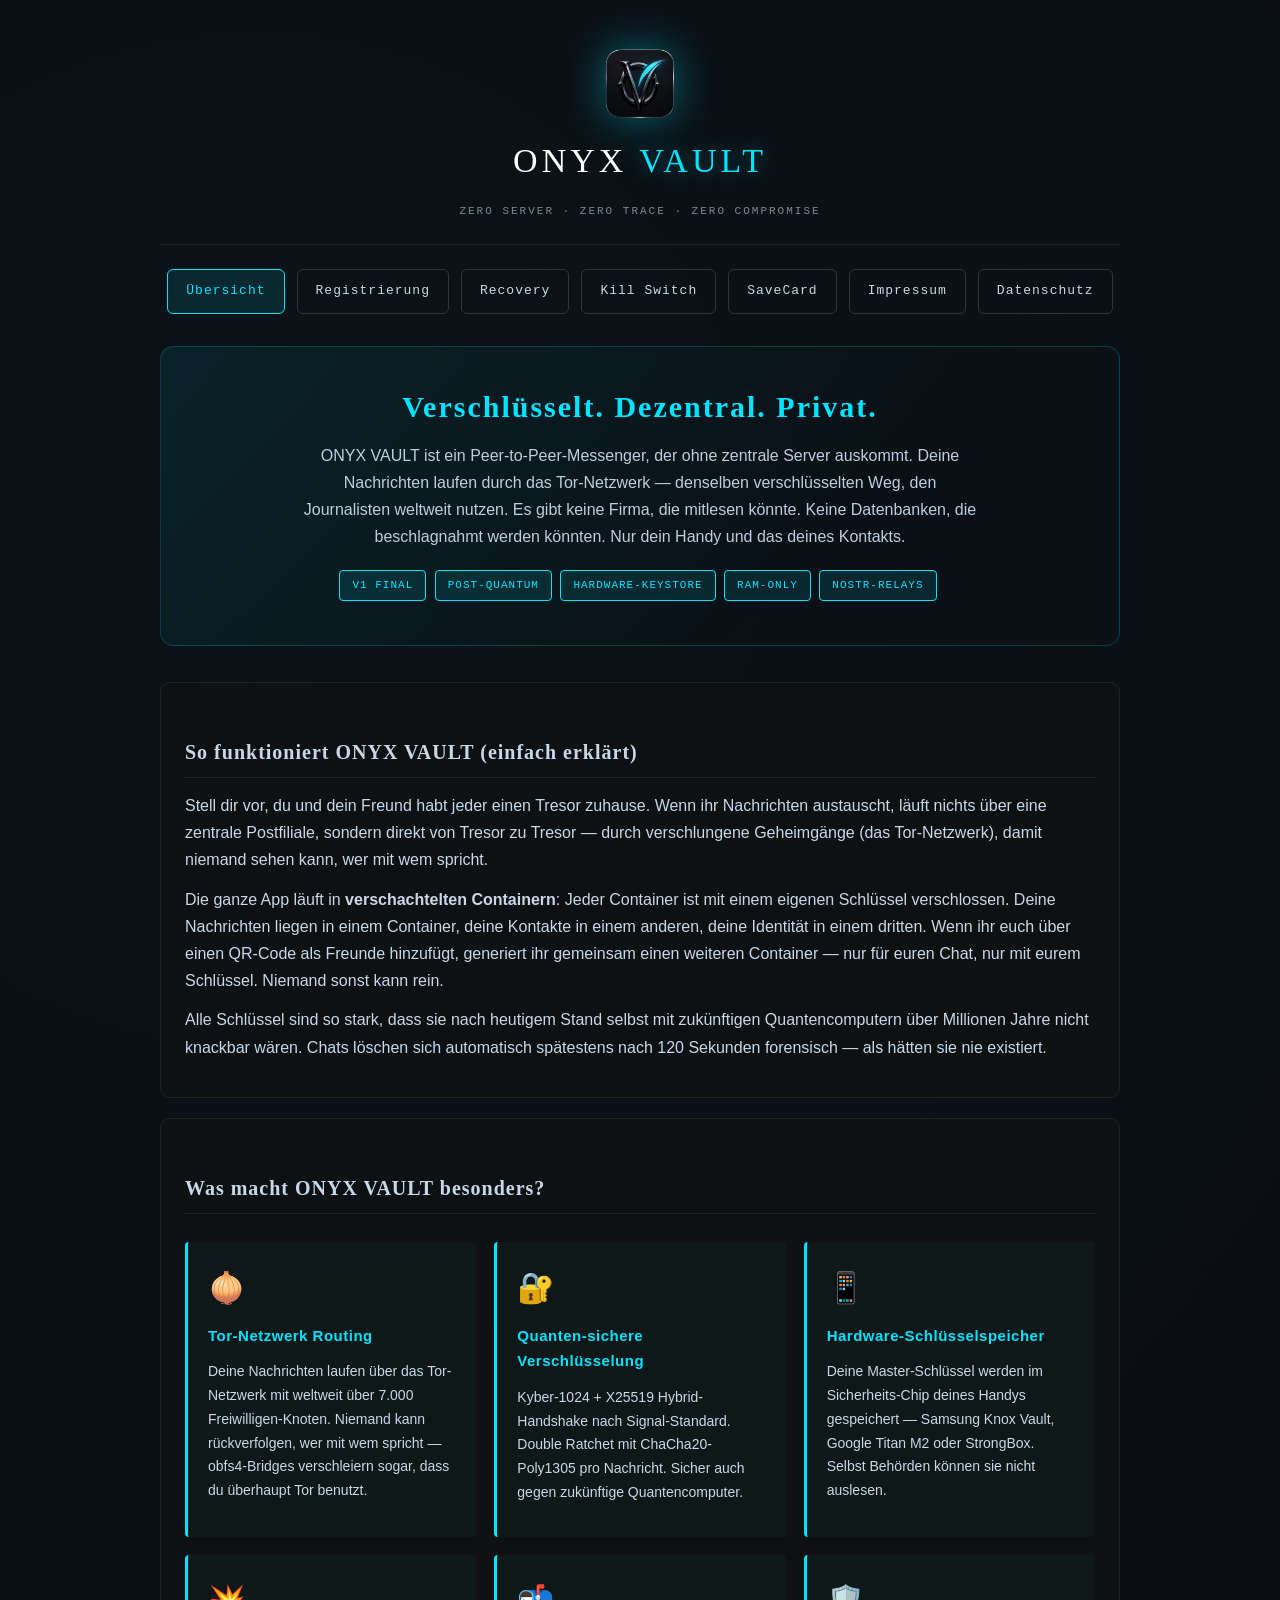
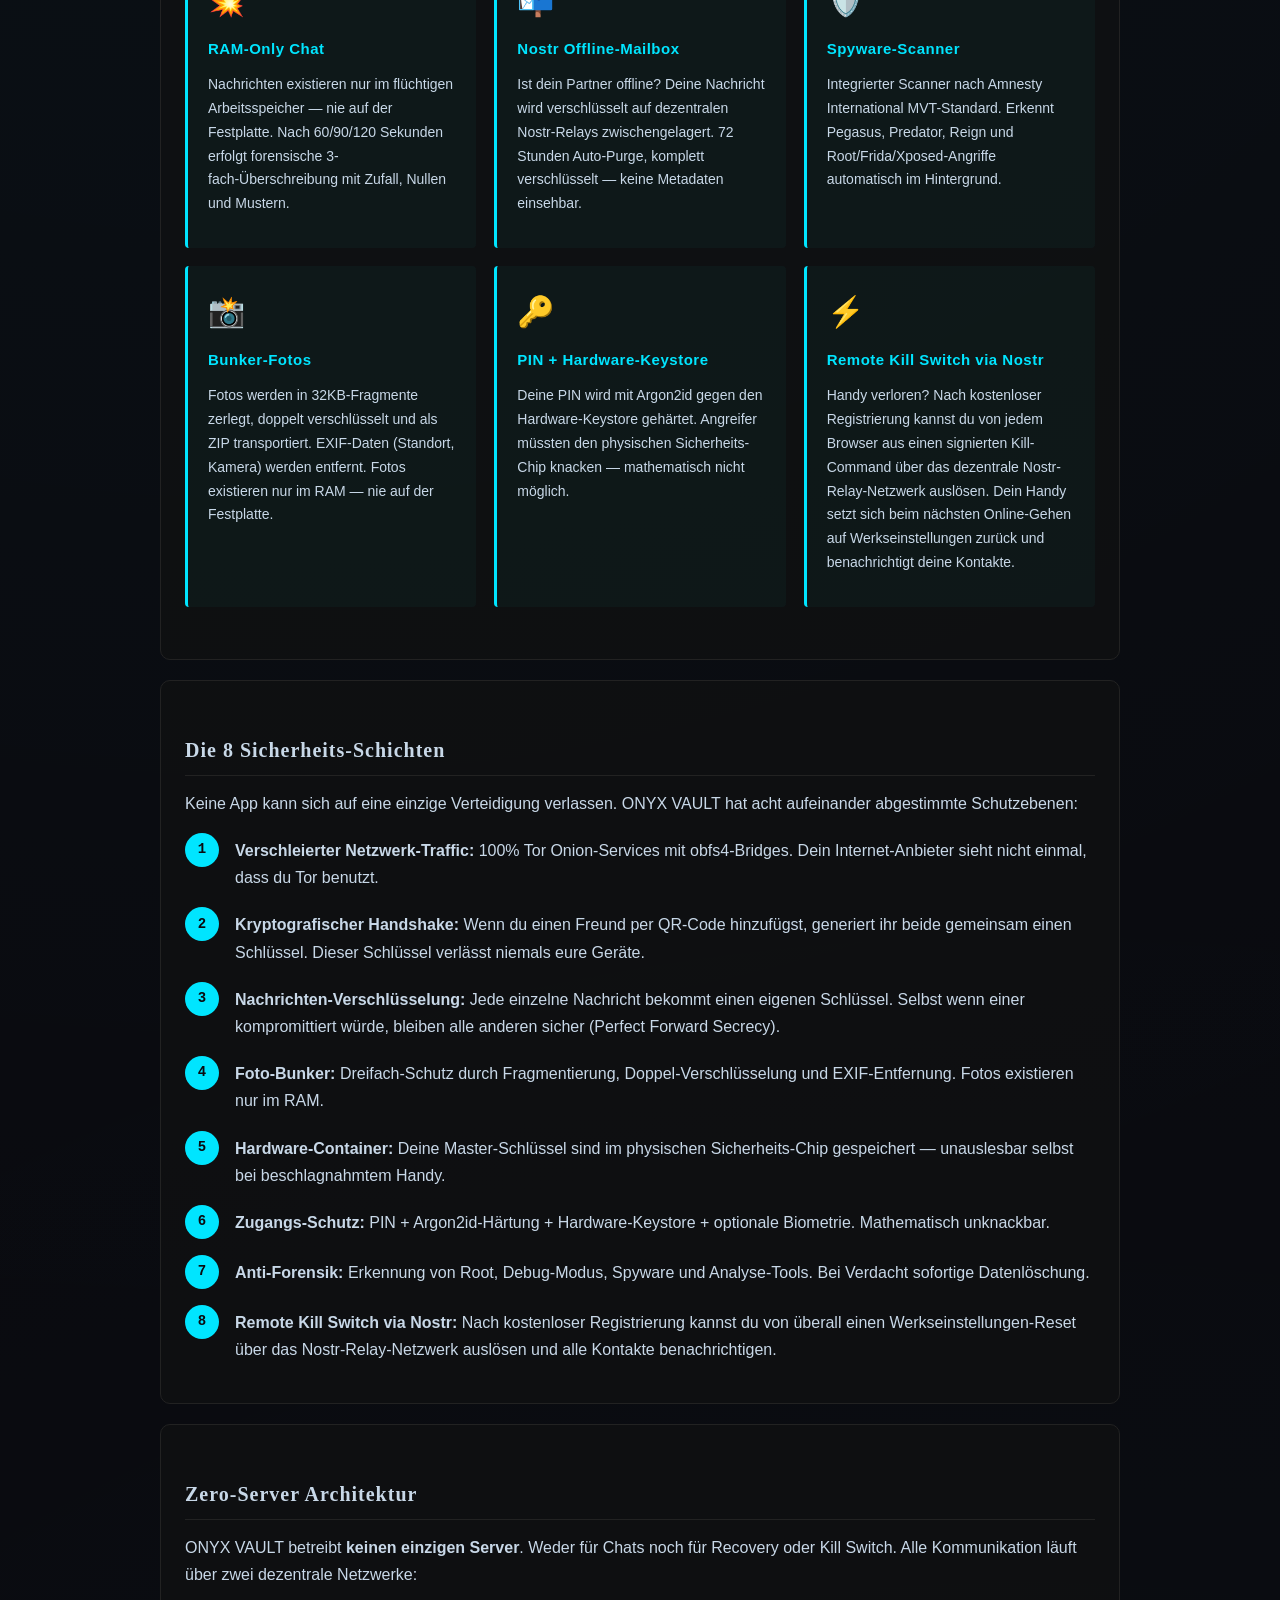
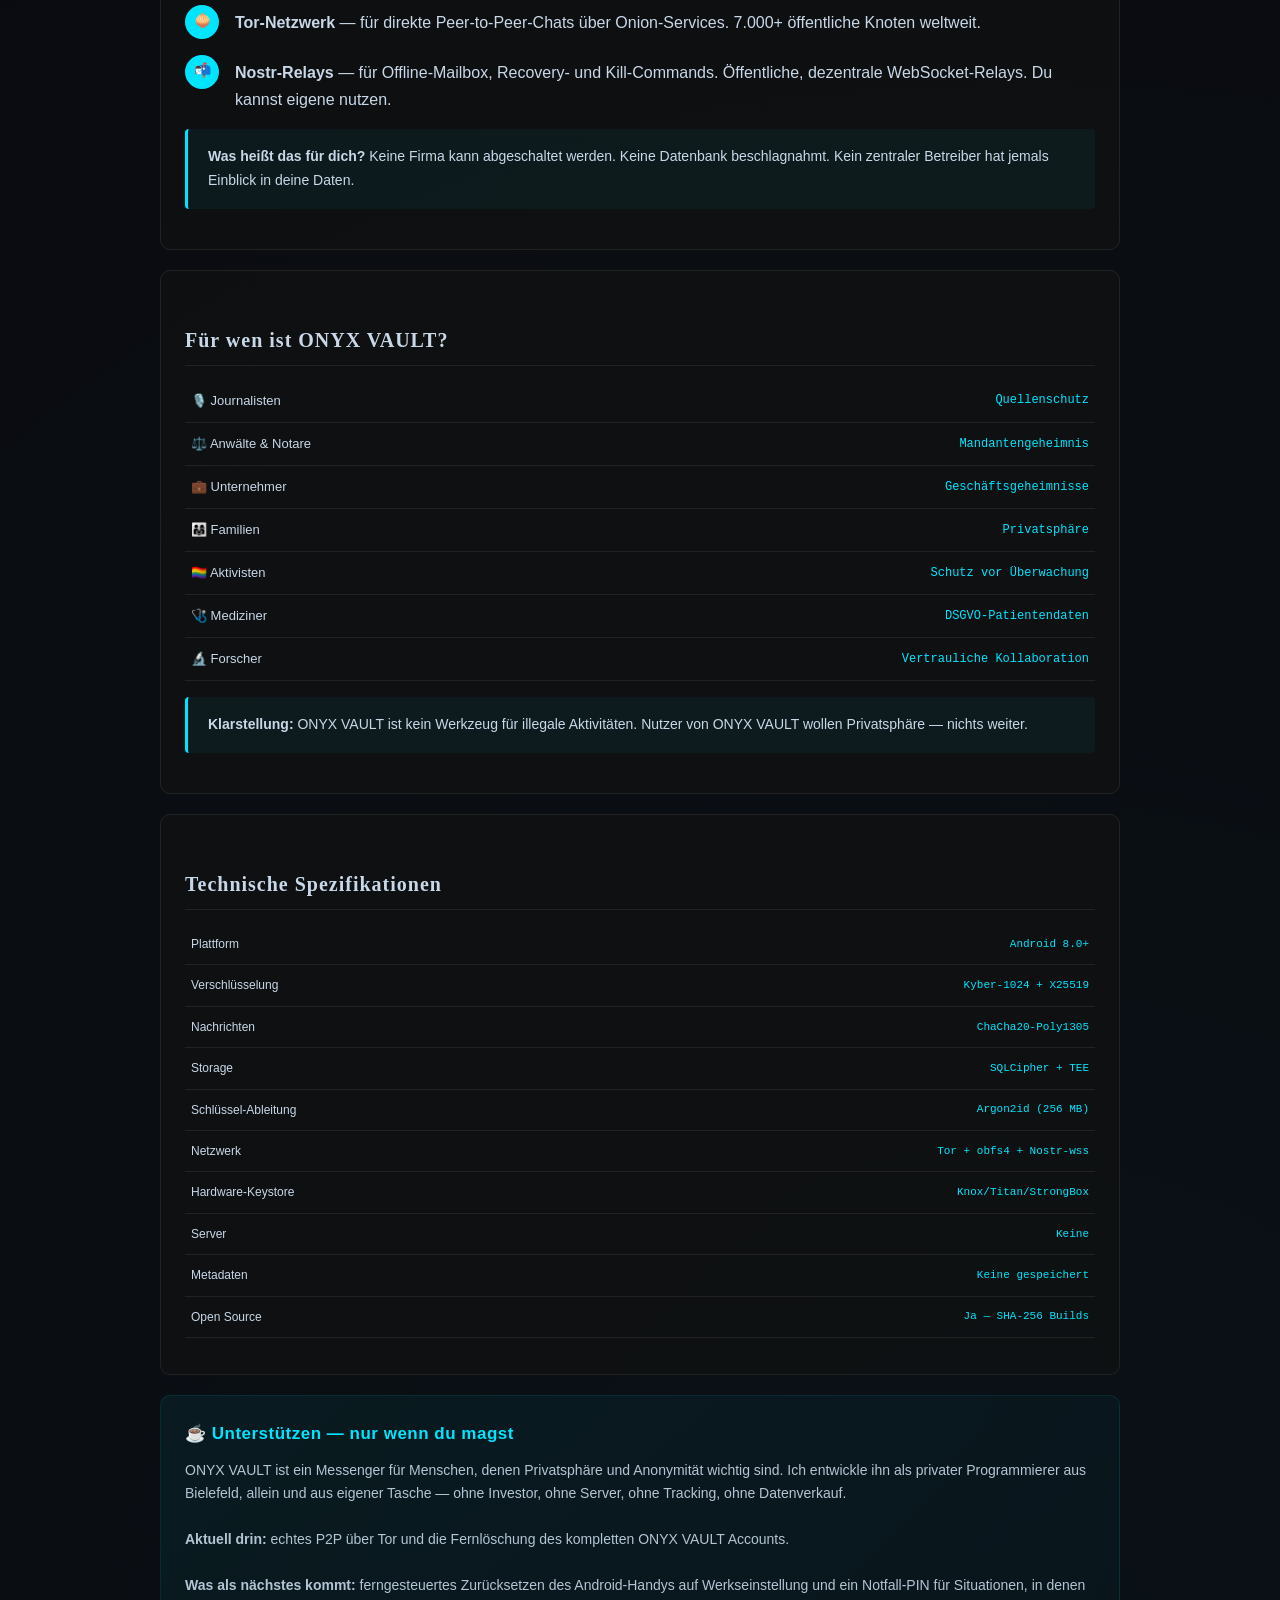
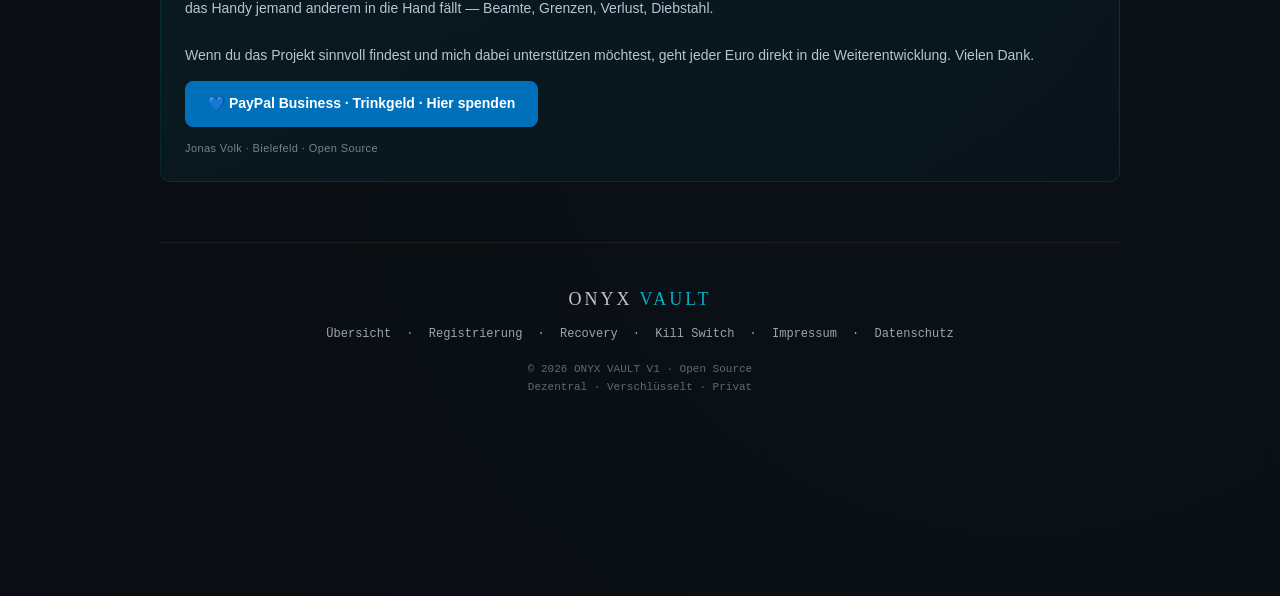
<file: index.html>
<!DOCTYPE html>
<html lang="de">
<head>
<meta charset="UTF-8">
<meta name="viewport" content="width=device-width,initial-scale=1">
<meta name="referrer" content="no-referrer">
<title>ONYX VAULT — Dezentraler Tor-Messenger</title>
<link rel="stylesheet" href="style.css">
</head>
<body>
<div class="container">
  <header>
    <img src="logo.png" alt="ONYX VAULT" class="logo-img">
    <div class="logo"><span class="onyx">ONYX</span> <span class="vault">VAULT</span></div>
    <div class="tagline">ZERO SERVER · ZERO TRACE · ZERO COMPROMISE</div>
  </header>

  <nav>
    <a href="index.html" class="active">Übersicht</a>
    <a href="register.html">Registrierung</a>
    <a href="recovery.html">Recovery</a>
    <a href="killswitch.html">Kill Switch</a>
    <a href="savecard.html">SaveCard</a>
    <a href="impressum.html">Impressum</a>
    <a href="datenschutz.html">Datenschutz</a>
  </nav>

  <div class="hero">
    <h1>Verschlüsselt. Dezentral. Privat.</h1>
    <p>ONYX VAULT ist ein Peer-to-Peer-Messenger, der ohne zentrale Server auskommt. Deine Nachrichten laufen durch das Tor-Netzwerk — denselben verschlüsselten Weg, den Journalisten weltweit nutzen. Es gibt keine Firma, die mitlesen könnte. Keine Datenbanken, die beschlagnahmt werden könnten. Nur dein Handy und das deines Kontakts.</p>
    <span class="badge">V1 FINAL</span>
    <span class="badge">POST-QUANTUM</span>
    <span class="badge">HARDWARE-KEYSTORE</span>
    <span class="badge">RAM-ONLY</span>
    <span class="badge">NOSTR-RELAYS</span>
  </div>

  <div class="card">
    <h2>So funktioniert ONYX VAULT (einfach erklärt)</h2>
    <p>Stell dir vor, du und dein Freund habt jeder einen Tresor zuhause. Wenn ihr Nachrichten austauscht, läuft nichts über eine zentrale Postfiliale, sondern direkt von Tresor zu Tresor — durch verschlungene Geheimgänge (das Tor-Netzwerk), damit niemand sehen kann, wer mit wem spricht.</p>
    <p>Die ganze App läuft in <strong>verschachtelten Containern</strong>: Jeder Container ist mit einem eigenen Schlüssel verschlossen. Deine Nachrichten liegen in einem Container, deine Kontakte in einem anderen, deine Identität in einem dritten. Wenn ihr euch über einen QR-Code als Freunde hinzufügt, generiert ihr gemeinsam einen weiteren Container — nur für euren Chat, nur mit eurem Schlüssel. Niemand sonst kann rein.</p>
    <p>Alle Schlüssel sind so stark, dass sie nach heutigem Stand selbst mit zukünftigen Quantencomputern über Millionen Jahre nicht knackbar wären. Chats löschen sich automatisch spätestens nach 120 Sekunden forensisch — als hätten sie nie existiert.</p>
  </div>

  <div class="card">
    <h2>Was macht ONYX VAULT besonders?</h2>
    <div class="features">
      <div class="feature">
        <span class="feature-icon">🧅</span>
        <h3>Tor-Netzwerk Routing</h3>
        <p>Deine Nachrichten laufen über das Tor-Netzwerk mit weltweit über 7.000 Freiwilligen-Knoten. Niemand kann rückverfolgen, wer mit wem spricht — obfs4-Bridges verschleiern sogar, dass du überhaupt Tor benutzt.</p>
      </div>
      <div class="feature">
        <span class="feature-icon">🔐</span>
        <h3>Quanten-sichere Verschlüsselung</h3>
        <p>Kyber-1024 + X25519 Hybrid-Handshake nach Signal-Standard. Double Ratchet mit ChaCha20-Poly1305 pro Nachricht. Sicher auch gegen zukünftige Quantencomputer.</p>
      </div>
      <div class="feature">
        <span class="feature-icon">📱</span>
        <h3>Hardware-Schlüsselspeicher</h3>
        <p>Deine Master-Schlüssel werden im Sicherheits-Chip deines Handys gespeichert — Samsung Knox Vault, Google Titan M2 oder StrongBox. Selbst Behörden können sie nicht auslesen.</p>
      </div>
      <div class="feature">
        <span class="feature-icon">💥</span>
        <h3>RAM-Only Chat</h3>
        <p>Nachrichten existieren nur im flüchtigen Arbeitsspeicher — nie auf der Festplatte. Nach 60/90/120 Sekunden erfolgt forensische 3-fach-Überschreibung mit Zufall, Nullen und Mustern.</p>
      </div>
      <div class="feature">
        <span class="feature-icon">📬</span>
        <h3>Nostr Offline-Mailbox</h3>
        <p>Ist dein Partner offline? Deine Nachricht wird verschlüsselt auf dezentralen Nostr-Relays zwischengelagert. 72 Stunden Auto-Purge, komplett verschlüsselt — keine Metadaten einsehbar.</p>
      </div>
      <div class="feature">
        <span class="feature-icon">🛡️</span>
        <h3>Spyware-Scanner</h3>
        <p>Integrierter Scanner nach Amnesty International MVT-Standard. Erkennt Pegasus, Predator, Reign und Root/Frida/Xposed-Angriffe automatisch im Hintergrund.</p>
      </div>
      <div class="feature">
        <span class="feature-icon">📸</span>
        <h3>Bunker-Fotos</h3>
        <p>Fotos werden in 32KB-Fragmente zerlegt, doppelt verschlüsselt und als ZIP transportiert. EXIF-Daten (Standort, Kamera) werden entfernt. Fotos existieren nur im RAM — nie auf der Festplatte.</p>
      </div>
      <div class="feature">
        <span class="feature-icon">🔑</span>
        <h3>PIN + Hardware-Keystore</h3>
        <p>Deine PIN wird mit Argon2id gegen den Hardware-Keystore gehärtet. Angreifer müssten den physischen Sicherheits-Chip knacken — mathematisch nicht möglich.</p>
      </div>
      <div class="feature">
        <span class="feature-icon">⚡</span>
        <h3>Remote Kill Switch via Nostr</h3>
        <p>Handy verloren? Nach kostenloser Registrierung kannst du von jedem Browser aus einen signierten Kill-Command über das dezentrale Nostr-Relay-Netzwerk auslösen. Dein Handy setzt sich beim nächsten Online-Gehen auf Werkseinstellungen zurück und benachrichtigt deine Kontakte.</p>
      </div>
    </div>
  </div>

  <div class="card">
    <h2>Die 8 Sicherheits-Schichten</h2>
    <p>Keine App kann sich auf eine einzige Verteidigung verlassen. ONYX VAULT hat acht aufeinander abgestimmte Schutzebenen:</p>
    <div class="step"><div class="step-num">1</div><div class="step-text"><strong>Verschleierter Netzwerk-Traffic:</strong> 100% Tor Onion-Services mit obfs4-Bridges. Dein Internet-Anbieter sieht nicht einmal, dass du Tor benutzt.</div></div>
    <div class="step"><div class="step-num">2</div><div class="step-text"><strong>Kryptografischer Handshake:</strong> Wenn du einen Freund per QR-Code hinzufügst, generiert ihr beide gemeinsam einen Schlüssel. Dieser Schlüssel verlässt niemals eure Geräte.</div></div>
    <div class="step"><div class="step-num">3</div><div class="step-text"><strong>Nachrichten-Verschlüsselung:</strong> Jede einzelne Nachricht bekommt einen eigenen Schlüssel. Selbst wenn einer kompromittiert würde, bleiben alle anderen sicher (Perfect Forward Secrecy).</div></div>
    <div class="step"><div class="step-num">4</div><div class="step-text"><strong>Foto-Bunker:</strong> Dreifach-Schutz durch Fragmentierung, Doppel-Verschlüsselung und EXIF-Entfernung. Fotos existieren nur im RAM.</div></div>
    <div class="step"><div class="step-num">5</div><div class="step-text"><strong>Hardware-Container:</strong> Deine Master-Schlüssel sind im physischen Sicherheits-Chip gespeichert — unauslesbar selbst bei beschlagnahmtem Handy.</div></div>
    <div class="step"><div class="step-num">6</div><div class="step-text"><strong>Zugangs-Schutz:</strong> PIN + Argon2id-Härtung + Hardware-Keystore + optionale Biometrie. Mathematisch unknackbar.</div></div>
    <div class="step"><div class="step-num">7</div><div class="step-text"><strong>Anti-Forensik:</strong> Erkennung von Root, Debug-Modus, Spyware und Analyse-Tools. Bei Verdacht sofortige Datenlöschung.</div></div>
    <div class="step"><div class="step-num">8</div><div class="step-text"><strong>Remote Kill Switch via Nostr:</strong> Nach kostenloser Registrierung kannst du von überall einen Werkseinstellungen-Reset über das Nostr-Relay-Netzwerk auslösen und alle Kontakte benachrichtigen.</div></div>
  </div>

  <div class="card">
    <h2>Zero-Server Architektur</h2>
    <p>ONYX VAULT betreibt <strong>keinen einzigen Server</strong>. Weder für Chats noch für Recovery oder Kill Switch. Alle Kommunikation läuft über zwei dezentrale Netzwerke:</p>
    <div class="step"><div class="step-num">🧅</div><div class="step-text"><strong>Tor-Netzwerk</strong> — für direkte Peer-to-Peer-Chats über Onion-Services. 7.000+ öffentliche Knoten weltweit.</div></div>
    <div class="step"><div class="step-num">📬</div><div class="step-text"><strong>Nostr-Relays</strong> — für Offline-Mailbox, Recovery- und Kill-Commands. Öffentliche, dezentrale WebSocket-Relays. Du kannst eigene nutzen.</div></div>
    <div class="info"><strong>Was heißt das für dich?</strong> Keine Firma kann abgeschaltet werden. Keine Datenbank beschlagnahmt. Kein zentraler Betreiber hat jemals Einblick in deine Daten.</div>
  </div>

  <div class="card">
    <h2>Für wen ist ONYX VAULT?</h2>
    <table>
      <tr><td>🎙️ Journalisten</td><td>Quellenschutz</td></tr>
      <tr><td>⚖️ Anwälte & Notare</td><td>Mandantengeheimnis</td></tr>
      <tr><td>💼 Unternehmer</td><td>Geschäftsgeheimnisse</td></tr>
      <tr><td>👨‍👩‍👧 Familien</td><td>Privatsphäre</td></tr>
      <tr><td>🏳️‍🌈 Aktivisten</td><td>Schutz vor Überwachung</td></tr>
      <tr><td>🩺 Mediziner</td><td>DSGVO-Patientendaten</td></tr>
      <tr><td>🔬 Forscher</td><td>Vertrauliche Kollaboration</td></tr>
    </table>
    <div class="info"><strong>Klarstellung:</strong> ONYX VAULT ist kein Werkzeug für illegale Aktivitäten. Nutzer von ONYX VAULT wollen Privatsphäre — nichts weiter.</div>
  </div>

  <div class="card">
    <h2>Technische Spezifikationen</h2>
    <table class="spec-table">
      <tr><td>Plattform</td><td>Android 8.0+</td></tr>
      <tr><td>Verschlüsselung</td><td>Kyber-1024 + X25519</td></tr>
      <tr><td>Nachrichten</td><td>ChaCha20-Poly1305</td></tr>
      <tr><td>Storage</td><td>SQLCipher + TEE</td></tr>
      <tr><td>Schlüssel-Ableitung</td><td>Argon2id (256 MB)</td></tr>
      <tr><td>Netzwerk</td><td>Tor + obfs4 + Nostr-wss</td></tr>
      <tr><td>Hardware-Keystore</td><td>Knox/Titan/StrongBox</td></tr>
      <tr><td>Server</td><td>Keine</td></tr>
      <tr><td>Metadaten</td><td>Keine gespeichert</td></tr>
      <tr><td>Open Source</td><td>Ja — SHA-256 Builds</td></tr>
    </table>
  </div>

    <div class="card donation-card">
    <h3 class="donation-title">☕ Unterstützen — nur wenn du magst</h3>
    <p class="donation-text">
      ONYX VAULT ist ein Messenger für Menschen, denen Privatsphäre und Anonymität wichtig sind. Ich entwickle ihn als privater Programmierer aus Bielefeld, allein und aus eigener Tasche — ohne Investor, ohne Server, ohne Tracking, ohne Datenverkauf.<br><br>
<strong>Aktuell drin:</strong> echtes P2P über Tor und die Fernlöschung des kompletten ONYX VAULT Accounts.<br><br>
<strong>Was als nächstes kommt:</strong> ferngesteuertes Zurücksetzen des Android-Handys auf Werkseinstellung und ein Notfall-PIN für Situationen, in denen das Handy jemand anderem in die Hand fällt — Beamte, Grenzen, Verlust, Diebstahl.<br><br>
Wenn du das Projekt sinnvoll findest und mich dabei unterstützen möchtest, geht jeder Euro direkt in die Weiterentwicklung. Vielen Dank.
    </p>
    <a href="https://www.paypal.com/donate?business=jonassimonvolk@gmail.com&no_recurring=0&item_name=ONYX+VAULT+Entwicklung&currency_code=EUR" target="_blank" rel="noopener" class="donation-btn">💙 PayPal Business · Trinkgeld · Hier spenden</a>
    <p class="donation-meta">Jonas Volk · Bielefeld · Open Source</p>
  </div>

  <footer>
    <div class="foot-logo"><span class="onyx">ONYX</span> <span class="vault">VAULT</span></div>
    <div>
      <a href="index.html" class="foot-link">Übersicht</a> ·
      <a href="register.html" class="foot-link">Registrierung</a> ·
      <a href="recovery.html" class="foot-link">Recovery</a> ·
      <a href="killswitch.html" class="foot-link">Kill Switch</a> ·
      <a href="impressum.html" class="foot-link">Impressum</a> ·
      <a href="datenschutz.html" class="foot-link">Datenschutz</a>
    </div>
    <div class="copyright">
      © 2026 ONYX VAULT V1 · Open Source<br>
      Dezentral · Verschlüsselt · Privat
    </div>
  </footer>
</div>
</body>
</html>
</file>
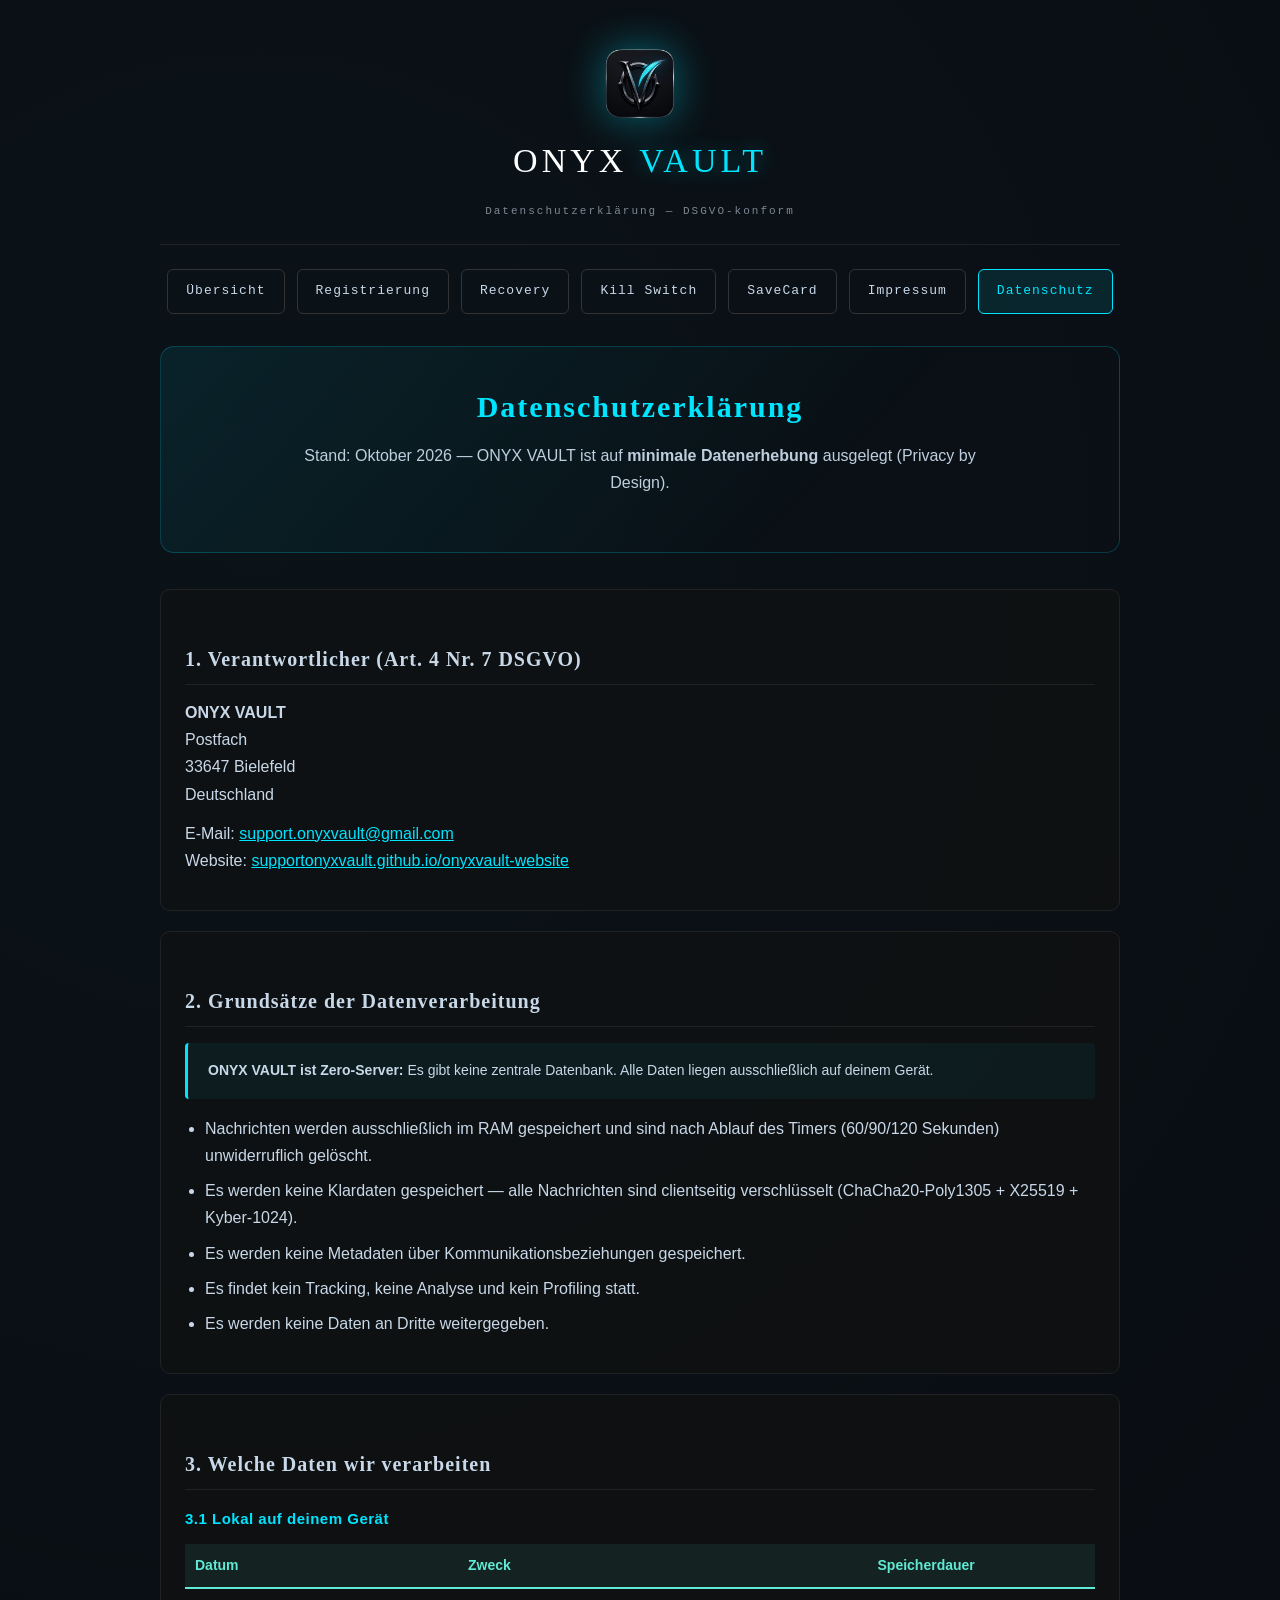
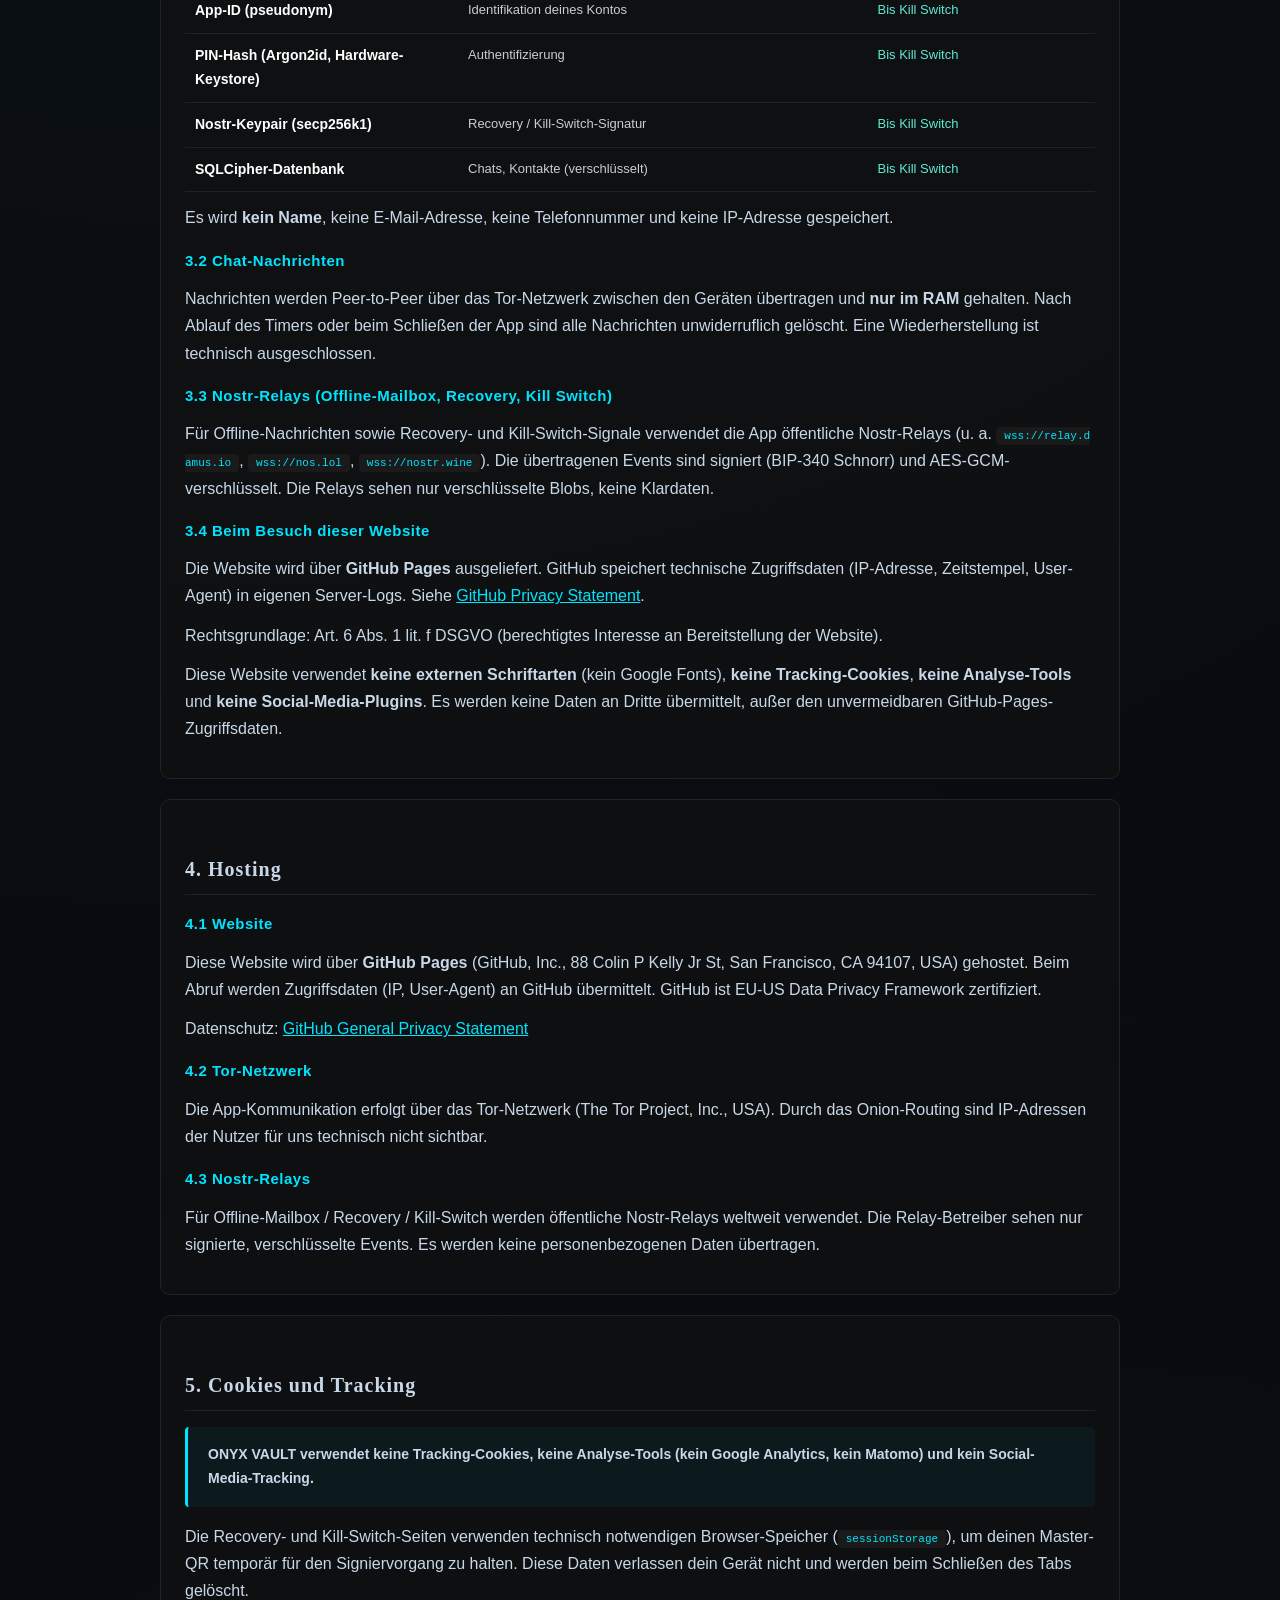
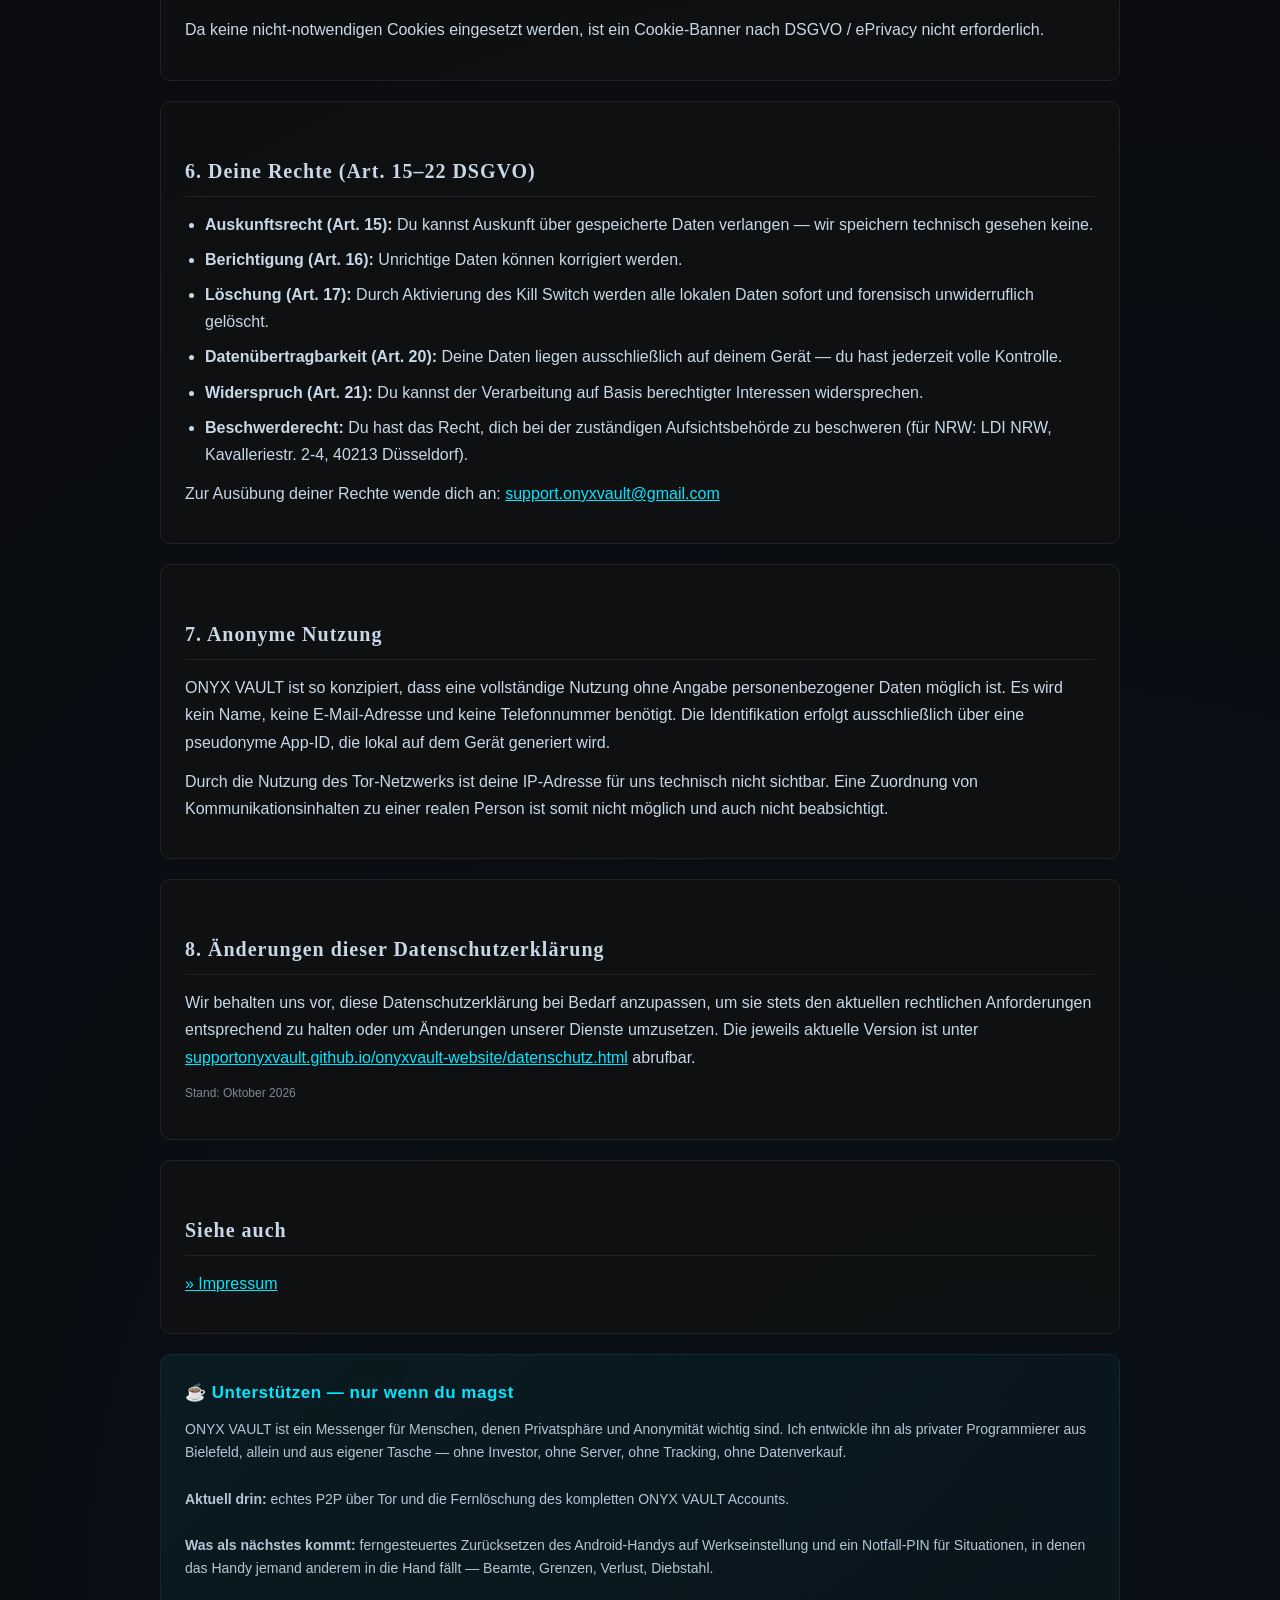
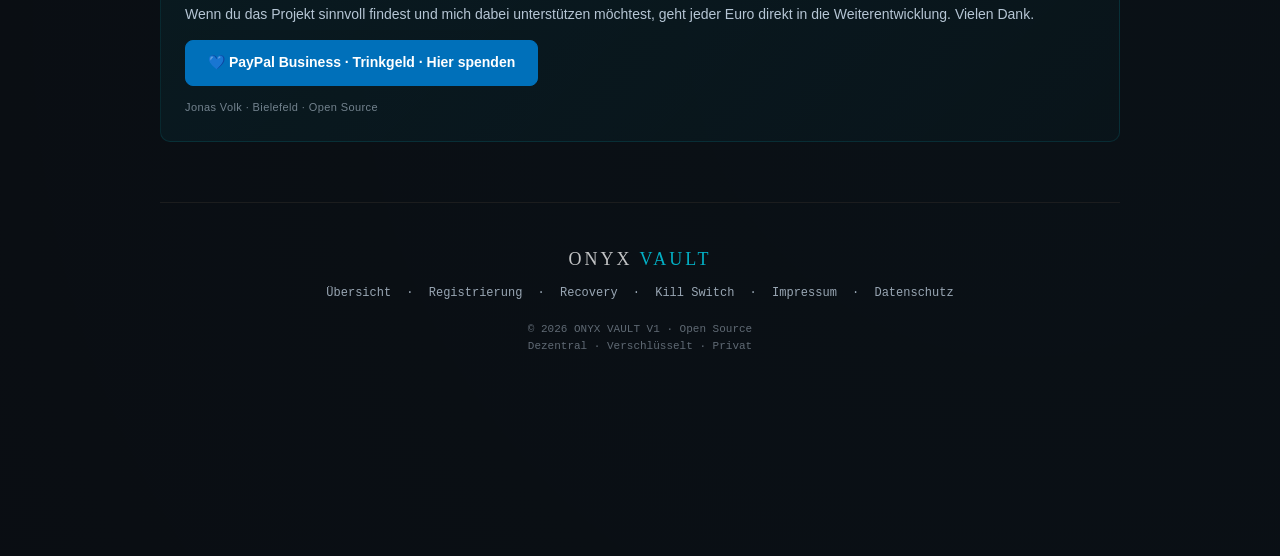
<file: datenschutz.html>
<!DOCTYPE html>
<html lang="de">
<head>
<meta charset="UTF-8">
<meta name="viewport" content="width=device-width,initial-scale=1">
<meta name="referrer" content="no-referrer">
<title>Datenschutz — ONYX VAULT</title>
<link rel="stylesheet" href="style.css">
</head>
<body>
<div class="container">
  <header>
    <img src="logo.png" alt="ONYX VAULT" class="logo-img">
    <div class="logo"><span class="onyx">ONYX</span> <span class="vault">VAULT</span></div>
    <div class="tagline">Datenschutzerklärung — DSGVO-konform</div>
  </header>

  <nav>
    <a href="index.html">Übersicht</a>
    <a href="register.html">Registrierung</a>
    <a href="recovery.html">Recovery</a>
    <a href="killswitch.html">Kill Switch</a>
    <a href="savecard.html">SaveCard</a>
    <a href="impressum.html">Impressum</a>
    <a href="datenschutz.html" class="active">Datenschutz</a>
  </nav>

  <div class="hero">
    <h1>Datenschutzerklärung</h1>
    <p>Stand: Oktober 2026 — ONYX VAULT ist auf <strong>minimale Datenerhebung</strong> ausgelegt (Privacy by Design).</p>
  </div>

  <div class="card">
    <h2>1. Verantwortlicher (Art. 4 Nr. 7 DSGVO)</h2>
    <p><strong>ONYX VAULT</strong><br>
    Postfach<br>
    33647 Bielefeld<br>
    Deutschland</p>
    <p>E-Mail: <a href="mailto:support.onyxvault@gmail.com" style="color:var(--teal)">support.onyxvault@gmail.com</a><br>
    Website: <a href="https://supportonyxvault.github.io/onyxvault-website/" style="color:var(--teal)">supportonyxvault.github.io/onyxvault-website</a></p>
  </div>

  <div class="card">
    <h2>2. Grundsätze der Datenverarbeitung</h2>
    <div class="info"><strong>ONYX VAULT ist Zero-Server:</strong> Es gibt keine zentrale Datenbank. Alle Daten liegen ausschließlich auf deinem Gerät.</div>
    <ul>
      <li>Nachrichten werden ausschließlich im RAM gespeichert und sind nach Ablauf des Timers (60/90/120 Sekunden) unwiderruflich gelöscht.</li>
      <li>Es werden keine Klardaten gespeichert — alle Nachrichten sind clientseitig verschlüsselt (ChaCha20-Poly1305 + X25519 + Kyber-1024).</li>
      <li>Es werden keine Metadaten über Kommunikationsbeziehungen gespeichert.</li>
      <li>Es findet kein Tracking, keine Analyse und kein Profiling statt.</li>
      <li>Es werden keine Daten an Dritte weitergegeben.</li>
    </ul>
  </div>

  <div class="card">
    <h2>3. Welche Daten wir verarbeiten</h2>

    <h3>3.1 Lokal auf deinem Gerät</h3>
    <table style="width:100%;border-collapse:collapse;table-layout:fixed;margin:12px 0;font-size:14px">
      <thead>
        <tr style="background:rgba(94,234,212,0.08)">
          <th style="padding:10px;border-bottom:2px solid #5eead4;width:30%;text-align:left;color:#5eead4;font-weight:bold">Datum</th>
          <th style="padding:10px;border-bottom:2px solid #5eead4;width:45%;text-align:left;color:#5eead4;font-weight:bold">Zweck</th>
          <th style="padding:10px;border-bottom:2px solid #5eead4;width:25%;text-align:left;color:#5eead4;font-weight:bold">Speicherdauer</th>
        </tr>
      </thead>
      <tbody>
        <tr><td style="padding:10px;border-bottom:1px solid rgba(255,255,255,0.08);vertical-align:top;width:30%;color:#fff;text-align:left;font-weight:600">App-ID (pseudonym)</td><td style="padding:10px;border-bottom:1px solid rgba(255,255,255,0.08);vertical-align:top;width:45%;color:#ccc;text-align:left;font-family:inherit;font-size:13px">Identifikation deines Kontos</td><td style="padding:10px;border-bottom:1px solid rgba(255,255,255,0.08);vertical-align:top;width:25%;color:#5eead4;text-align:left;font-family:inherit;font-size:13px">Bis Kill Switch</td></tr>
        <tr><td style="padding:10px;border-bottom:1px solid rgba(255,255,255,0.08);vertical-align:top;width:30%;color:#fff;text-align:left;font-weight:600">PIN-Hash (Argon2id, Hardware-Keystore)</td><td style="padding:10px;border-bottom:1px solid rgba(255,255,255,0.08);vertical-align:top;width:45%;color:#ccc;text-align:left;font-family:inherit;font-size:13px">Authentifizierung</td><td style="padding:10px;border-bottom:1px solid rgba(255,255,255,0.08);vertical-align:top;width:25%;color:#5eead4;text-align:left;font-family:inherit;font-size:13px">Bis Kill Switch</td></tr>
        <tr><td style="padding:10px;border-bottom:1px solid rgba(255,255,255,0.08);vertical-align:top;width:30%;color:#fff;text-align:left;font-weight:600">Nostr-Keypair (secp256k1)</td><td style="padding:10px;border-bottom:1px solid rgba(255,255,255,0.08);vertical-align:top;width:45%;color:#ccc;text-align:left;font-family:inherit;font-size:13px">Recovery / Kill-Switch-Signatur</td><td style="padding:10px;border-bottom:1px solid rgba(255,255,255,0.08);vertical-align:top;width:25%;color:#5eead4;text-align:left;font-family:inherit;font-size:13px">Bis Kill Switch</td></tr>
        <tr><td style="padding:10px;vertical-align:top;width:30%;color:#fff;text-align:left;font-weight:600">SQLCipher-Datenbank</td><td style="padding:10px;vertical-align:top;width:45%;color:#ccc;text-align:left;font-family:inherit;font-size:13px">Chats, Kontakte (verschlüsselt)</td><td style="padding:10px;vertical-align:top;width:25%;color:#5eead4;text-align:left;font-family:inherit;font-size:13px">Bis Kill Switch</td></tr>
      </tbody>
    </table>
    <p>Es wird <strong>kein Name</strong>, keine E-Mail-Adresse, keine Telefonnummer und keine IP-Adresse gespeichert.</p>

    <h3>3.2 Chat-Nachrichten</h3>
    <p>Nachrichten werden Peer-to-Peer über das Tor-Netzwerk zwischen den Geräten übertragen und <strong>nur im RAM</strong> gehalten. Nach Ablauf des Timers oder beim Schließen der App sind alle Nachrichten unwiderruflich gelöscht. Eine Wiederherstellung ist technisch ausgeschlossen.</p>

    <h3>3.3 Nostr-Relays (Offline-Mailbox, Recovery, Kill Switch)</h3>
    <p>Für Offline-Nachrichten sowie Recovery- und Kill-Switch-Signale verwendet die App öffentliche Nostr-Relays (u. a. <code>wss://relay.damus.io</code>, <code>wss://nos.lol</code>, <code>wss://nostr.wine</code>). Die übertragenen Events sind signiert (BIP-340 Schnorr) und AES-GCM-verschlüsselt. Die Relays sehen nur verschlüsselte Blobs, keine Klardaten.</p>

    <h3>3.4 Beim Besuch dieser Website</h3>
    <p>Die Website wird über <strong>GitHub Pages</strong> ausgeliefert. GitHub speichert technische Zugriffsdaten (IP-Adresse, Zeitstempel, User-Agent) in eigenen Server-Logs. Siehe <a href="https://docs.github.com/en/site-policy/privacy-policies/github-general-privacy-statement" target="_blank" rel="noopener" style="color:var(--teal)">GitHub Privacy Statement</a>.</p>
    <p>Rechtsgrundlage: Art. 6 Abs. 1 lit. f DSGVO (berechtigtes Interesse an Bereitstellung der Website).</p>
    <p>Diese Website verwendet <strong>keine externen Schriftarten</strong> (kein Google Fonts), <strong>keine Tracking-Cookies</strong>, <strong>keine Analyse-Tools</strong> und <strong>keine Social-Media-Plugins</strong>. Es werden keine Daten an Dritte übermittelt, außer den unvermeidbaren GitHub-Pages-Zugriffsdaten.</p>
  </div>

  <div class="card">
    <h2>4. Hosting</h2>
    <h3>4.1 Website</h3>
    <p>Diese Website wird über <strong>GitHub Pages</strong> (GitHub, Inc., 88 Colin P Kelly Jr St, San Francisco, CA 94107, USA) gehostet. Beim Abruf werden Zugriffsdaten (IP, User-Agent) an GitHub übermittelt. GitHub ist EU-US Data Privacy Framework zertifiziert.</p>
    <p>Datenschutz: <a href="https://docs.github.com/en/site-policy/privacy-policies/github-general-privacy-statement" target="_blank" rel="noopener" style="color:var(--teal)">GitHub General Privacy Statement</a></p>

    <h3>4.2 Tor-Netzwerk</h3>
    <p>Die App-Kommunikation erfolgt über das Tor-Netzwerk (The Tor Project, Inc., USA). Durch das Onion-Routing sind IP-Adressen der Nutzer für uns technisch nicht sichtbar.</p>

    <h3>4.3 Nostr-Relays</h3>
    <p>Für Offline-Mailbox / Recovery / Kill-Switch werden öffentliche Nostr-Relays weltweit verwendet. Die Relay-Betreiber sehen nur signierte, verschlüsselte Events. Es werden keine personenbezogenen Daten übertragen.</p>
  </div>

  <div class="card">
    <h2>5. Cookies und Tracking</h2>
    <div class="info"><strong>ONYX VAULT verwendet keine Tracking-Cookies, keine Analyse-Tools (kein Google Analytics, kein Matomo) und kein Social-Media-Tracking.</strong></div>
    <p>Die Recovery- und Kill-Switch-Seiten verwenden technisch notwendigen Browser-Speicher (<code>sessionStorage</code>), um deinen Master-QR temporär für den Signiervorgang zu halten. Diese Daten verlassen dein Gerät nicht und werden beim Schließen des Tabs gelöscht.</p>
    <p>Da keine nicht-notwendigen Cookies eingesetzt werden, ist ein Cookie-Banner nach DSGVO / ePrivacy nicht erforderlich.</p>
  </div>

  <div class="card">
    <h2>6. Deine Rechte (Art. 15–22 DSGVO)</h2>
    <ul>
      <li><strong>Auskunftsrecht (Art. 15):</strong> Du kannst Auskunft über gespeicherte Daten verlangen — wir speichern technisch gesehen keine.</li>
      <li><strong>Berichtigung (Art. 16):</strong> Unrichtige Daten können korrigiert werden.</li>
      <li><strong>Löschung (Art. 17):</strong> Durch Aktivierung des Kill Switch werden alle lokalen Daten sofort und forensisch unwiderruflich gelöscht.</li>
      <li><strong>Datenübertragbarkeit (Art. 20):</strong> Deine Daten liegen ausschließlich auf deinem Gerät — du hast jederzeit volle Kontrolle.</li>
      <li><strong>Widerspruch (Art. 21):</strong> Du kannst der Verarbeitung auf Basis berechtigter Interessen widersprechen.</li>
      <li><strong>Beschwerderecht:</strong> Du hast das Recht, dich bei der zuständigen Aufsichtsbehörde zu beschweren (für NRW: LDI NRW, Kavalleriestr. 2-4, 40213 Düsseldorf).</li>
    </ul>
    <p>Zur Ausübung deiner Rechte wende dich an: <a href="mailto:support.onyxvault@gmail.com" style="color:var(--teal)">support.onyxvault@gmail.com</a></p>
  </div>

  <div class="card">
    <h2>7. Anonyme Nutzung</h2>
    <p>ONYX VAULT ist so konzipiert, dass eine vollständige Nutzung ohne Angabe personenbezogener Daten möglich ist. Es wird kein Name, keine E-Mail-Adresse und keine Telefonnummer benötigt. Die Identifikation erfolgt ausschließlich über eine pseudonyme App-ID, die lokal auf dem Gerät generiert wird.</p>
    <p>Durch die Nutzung des Tor-Netzwerks ist deine IP-Adresse für uns technisch nicht sichtbar. Eine Zuordnung von Kommunikationsinhalten zu einer realen Person ist somit nicht möglich und auch nicht beabsichtigt.</p>
  </div>

  <div class="card">
    <h2>8. Änderungen dieser Datenschutzerklärung</h2>
    <p>Wir behalten uns vor, diese Datenschutzerklärung bei Bedarf anzupassen, um sie stets den aktuellen rechtlichen Anforderungen entsprechend zu halten oder um Änderungen unserer Dienste umzusetzen. Die jeweils aktuelle Version ist unter <a href="https://supportonyxvault.github.io/onyxvault-website/datenschutz.html" style="color:var(--teal)">supportonyxvault.github.io/onyxvault-website/datenschutz.html</a> abrufbar.</p>
    <p style="opacity:0.6;font-size:12px;margin-top:12px">Stand: Oktober 2026</p>
  </div>

  <div class="card">
    <h2>Siehe auch</h2>
    <p><a href="impressum.html" style="color:var(--teal)">» Impressum</a></p>
  </div>

    <div class="card donation-card">
    <h3 class="donation-title">☕ Unterstützen — nur wenn du magst</h3>
    <p class="donation-text">
      ONYX VAULT ist ein Messenger für Menschen, denen Privatsphäre und Anonymität wichtig sind. Ich entwickle ihn als privater Programmierer aus Bielefeld, allein und aus eigener Tasche — ohne Investor, ohne Server, ohne Tracking, ohne Datenverkauf.<br><br>
<strong>Aktuell drin:</strong> echtes P2P über Tor und die Fernlöschung des kompletten ONYX VAULT Accounts.<br><br>
<strong>Was als nächstes kommt:</strong> ferngesteuertes Zurücksetzen des Android-Handys auf Werkseinstellung und ein Notfall-PIN für Situationen, in denen das Handy jemand anderem in die Hand fällt — Beamte, Grenzen, Verlust, Diebstahl.<br><br>
Wenn du das Projekt sinnvoll findest und mich dabei unterstützen möchtest, geht jeder Euro direkt in die Weiterentwicklung. Vielen Dank.
    </p>
    <a href="https://www.paypal.com/donate?business=jonassimonvolk@gmail.com&no_recurring=0&item_name=ONYX+VAULT+Entwicklung&currency_code=EUR" target="_blank" rel="noopener" class="donation-btn">💙 PayPal Business · Trinkgeld · Hier spenden</a>
    <p class="donation-meta">Jonas Volk · Bielefeld · Open Source</p>
  </div>

  <footer>
    <div class="foot-logo"><span class="onyx">ONYX</span> <span class="vault">VAULT</span></div>
    <div>
      <a href="index.html" class="foot-link">Übersicht</a> ·
      <a href="register.html" class="foot-link">Registrierung</a> ·
      <a href="recovery.html" class="foot-link">Recovery</a> ·
      <a href="killswitch.html" class="foot-link">Kill Switch</a> ·
      <a href="impressum.html" class="foot-link">Impressum</a> ·
      <a href="datenschutz.html" class="foot-link">Datenschutz</a>
    </div>
    <div class="copyright">
      © 2026 ONYX VAULT V1 · Open Source<br>
      Dezentral · Verschlüsselt · Privat
    </div>
  </footer>
</div>
</body>
</html>
</file>
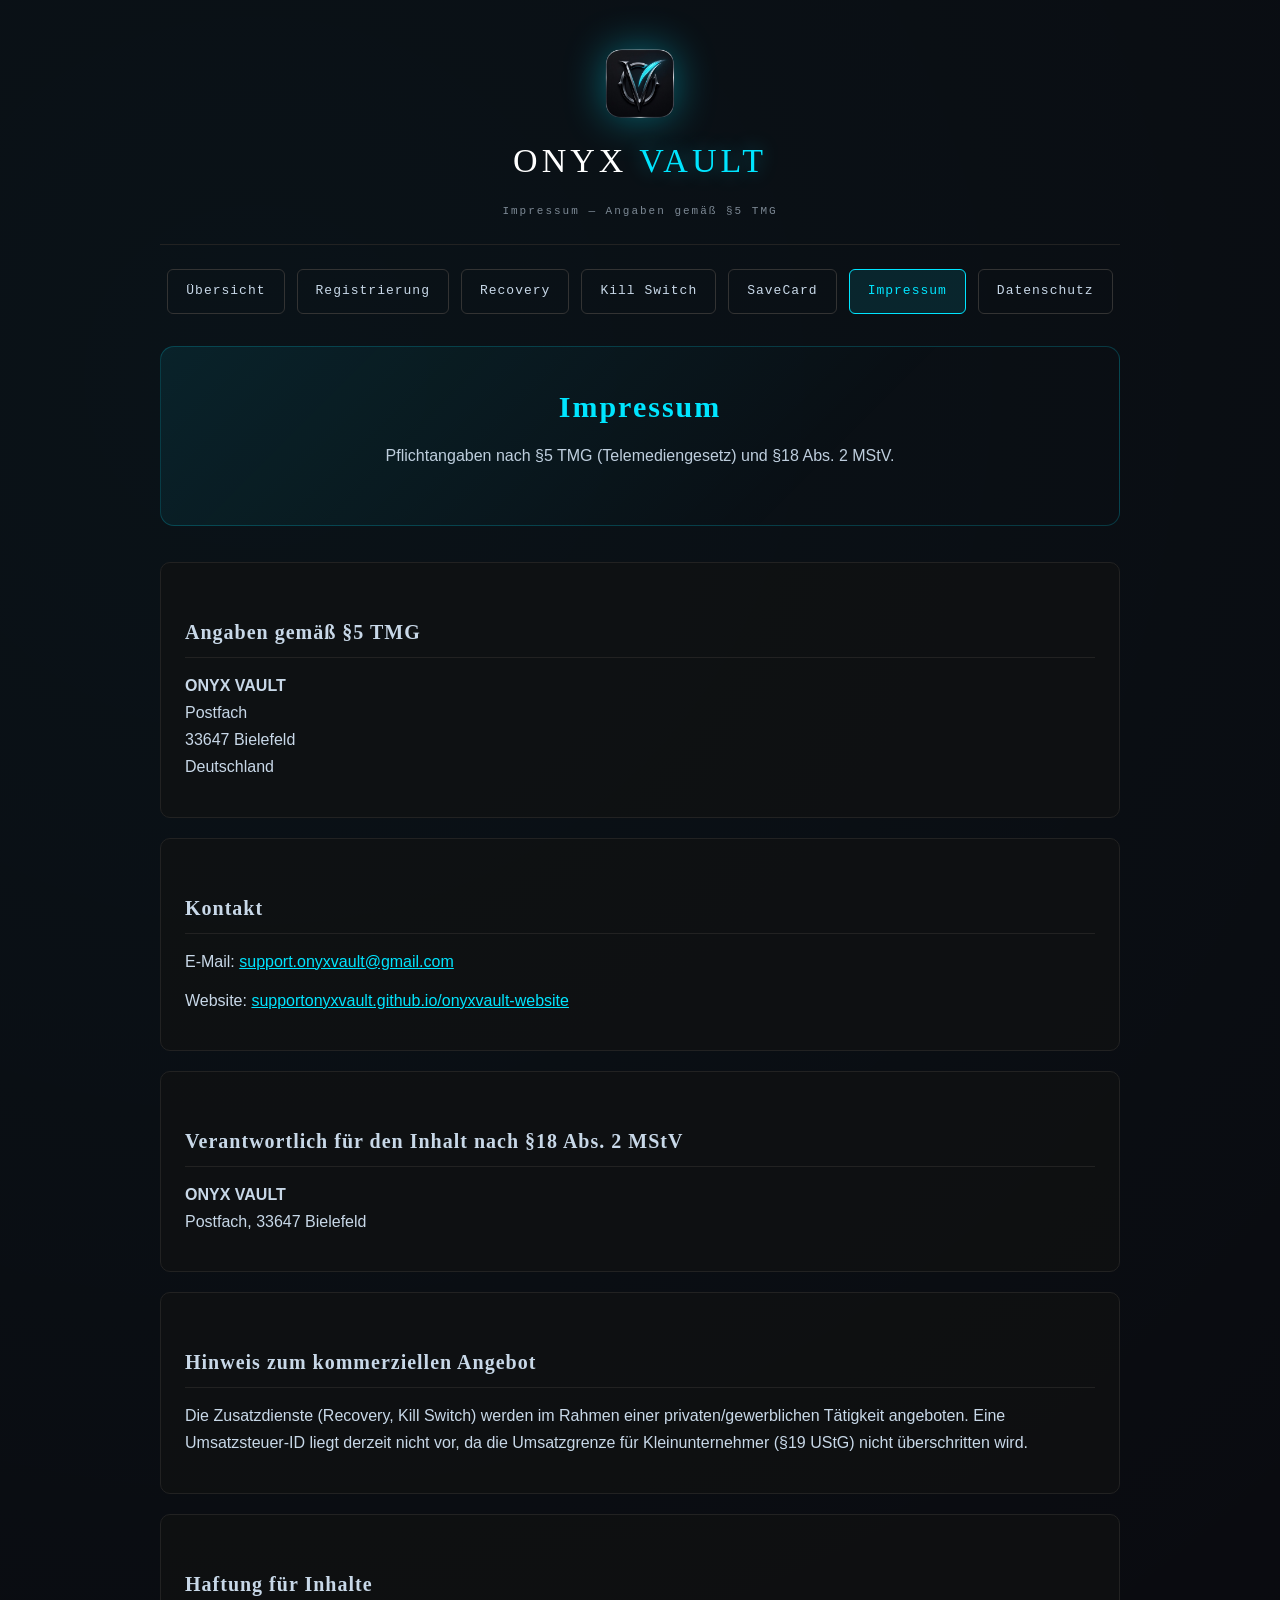
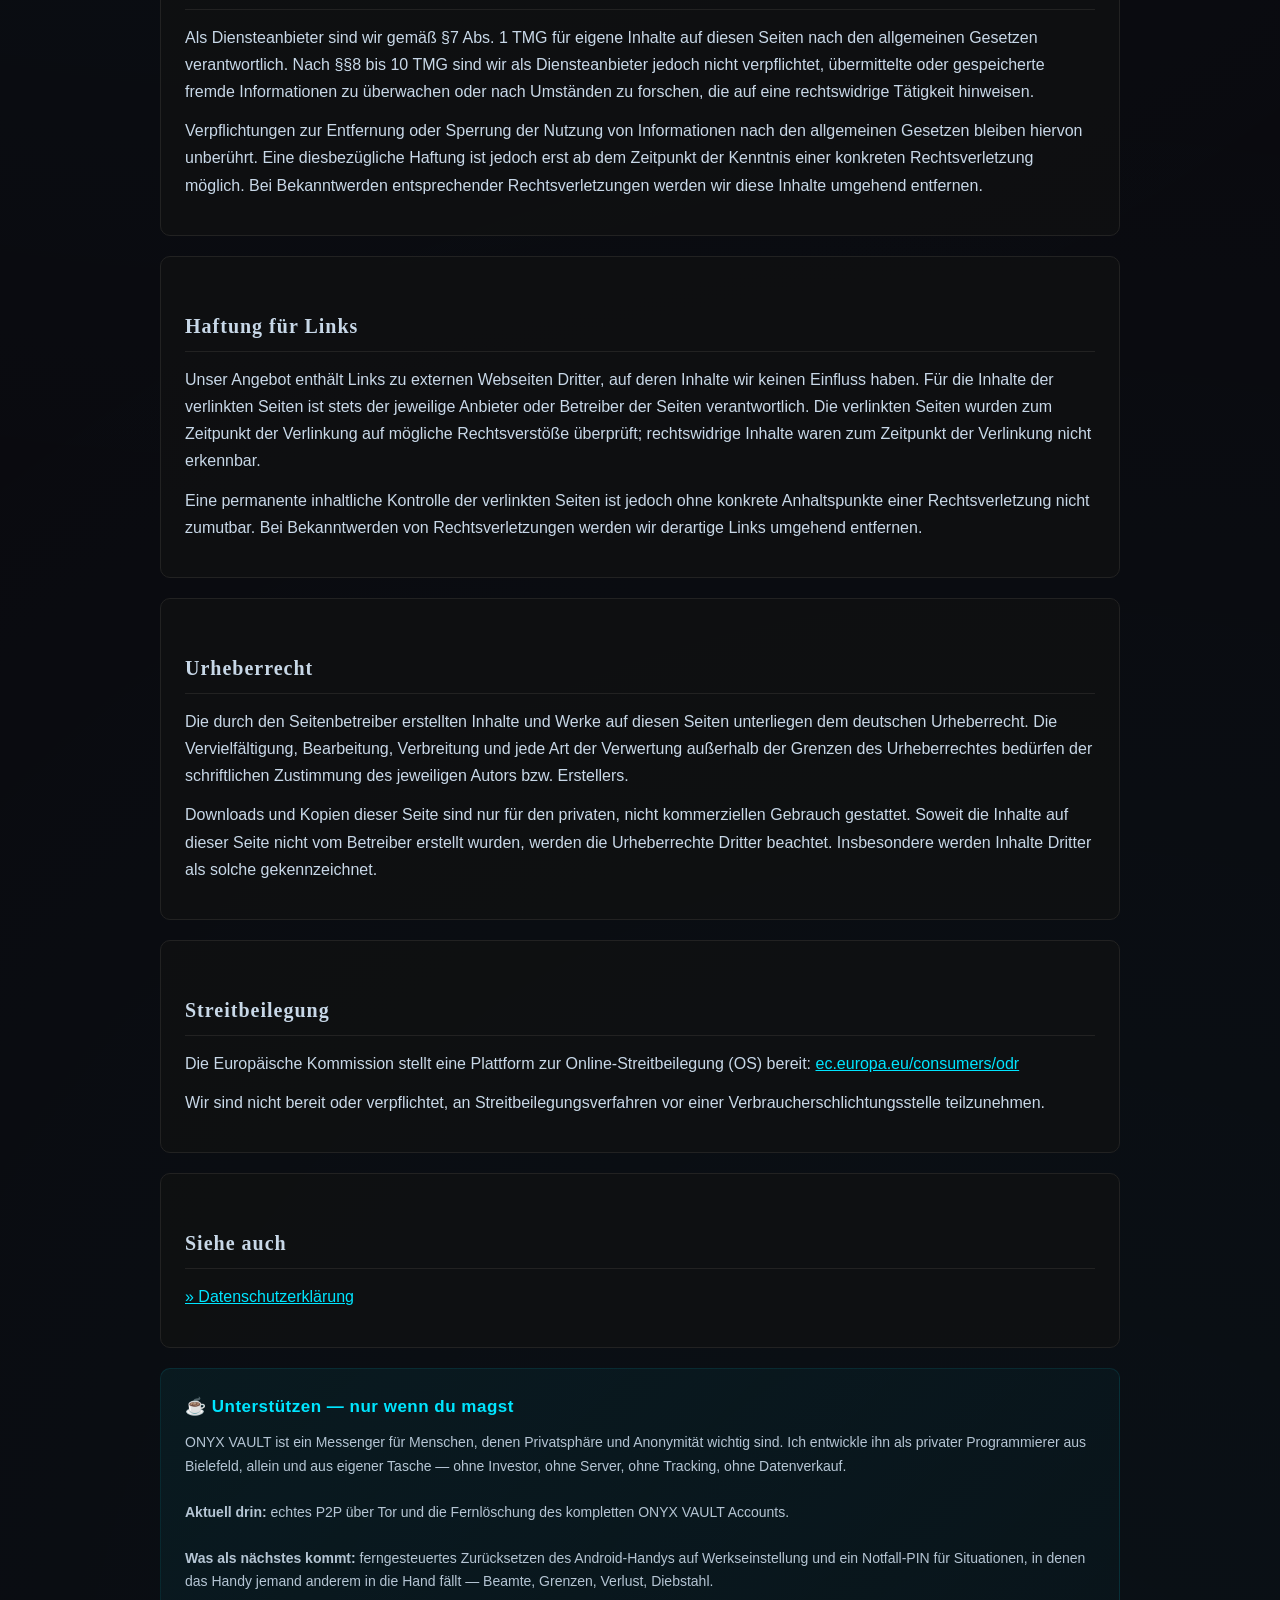
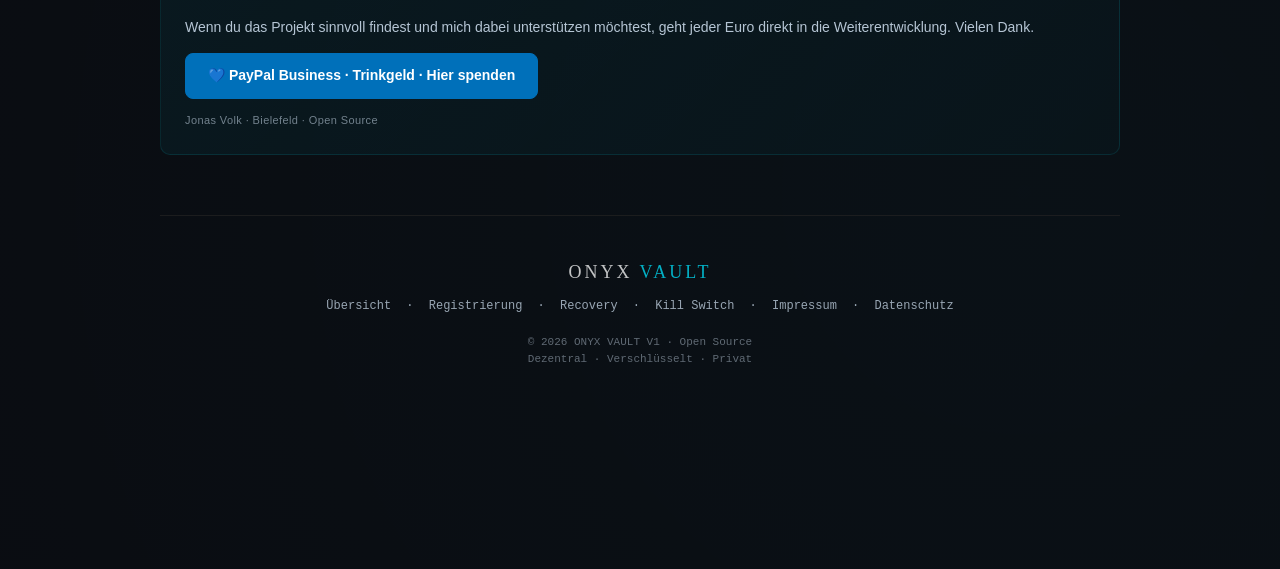
<file: impressum.html>
<!DOCTYPE html>
<html lang="de">
<head>
<meta charset="UTF-8">
<meta name="viewport" content="width=device-width,initial-scale=1">
<meta name="referrer" content="no-referrer">
<title>Impressum — ONYX VAULT</title>
<link rel="stylesheet" href="style.css">
</head>
<body>
<div class="container">
  <header>
    <img src="logo.png" alt="ONYX VAULT" class="logo-img">
    <div class="logo"><span class="onyx">ONYX</span> <span class="vault">VAULT</span></div>
    <div class="tagline">Impressum — Angaben gemäß §5 TMG</div>
  </header>

  <nav>
    <a href="index.html">Übersicht</a>
    <a href="register.html">Registrierung</a>
    <a href="recovery.html">Recovery</a>
    <a href="killswitch.html">Kill Switch</a>
    <a href="savecard.html">SaveCard</a>
    <a href="impressum.html" class="active">Impressum</a>
    <a href="datenschutz.html">Datenschutz</a>
  </nav>

  <div class="hero">
    <h1>Impressum</h1>
    <p>Pflichtangaben nach §5 TMG (Telemediengesetz) und §18 Abs. 2 MStV.</p>
  </div>

  <div class="card">
    <h2>Angaben gemäß §5 TMG</h2>
    <p><strong>ONYX VAULT</strong><br>
    Postfach<br>
    33647 Bielefeld<br>
    Deutschland</p>
  </div>

  <div class="card">
    <h2>Kontakt</h2>
    <p>E-Mail: <a href="mailto:support.onyxvault@gmail.com" style="color:var(--teal)">support.onyxvault@gmail.com</a></p>
    <p>Website: <a href="https://supportonyxvault.github.io/onyxvault-website/" style="color:var(--teal)">supportonyxvault.github.io/onyxvault-website</a></p>
  </div>

  <div class="card">
    <h2>Verantwortlich für den Inhalt nach §18 Abs. 2 MStV</h2>
    <p><strong>ONYX VAULT</strong><br>
    Postfach, 33647 Bielefeld</p>
  </div>

  <div class="card">
    <h2>Hinweis zum kommerziellen Angebot</h2>
    <p>Die Zusatzdienste (Recovery, Kill Switch) werden im Rahmen einer privaten/gewerblichen Tätigkeit angeboten. Eine Umsatzsteuer-ID liegt derzeit nicht vor, da die Umsatzgrenze für Kleinunternehmer (§19 UStG) nicht überschritten wird.</p>
  </div>

  <div class="card">
    <h2>Haftung für Inhalte</h2>
    <p>Als Diensteanbieter sind wir gemäß §7 Abs. 1 TMG für eigene Inhalte auf diesen Seiten nach den allgemeinen Gesetzen verantwortlich. Nach §§8 bis 10 TMG sind wir als Diensteanbieter jedoch nicht verpflichtet, übermittelte oder gespeicherte fremde Informationen zu überwachen oder nach Umständen zu forschen, die auf eine rechtswidrige Tätigkeit hinweisen.</p>
    <p>Verpflichtungen zur Entfernung oder Sperrung der Nutzung von Informationen nach den allgemeinen Gesetzen bleiben hiervon unberührt. Eine diesbezügliche Haftung ist jedoch erst ab dem Zeitpunkt der Kenntnis einer konkreten Rechtsverletzung möglich. Bei Bekanntwerden entsprechender Rechtsverletzungen werden wir diese Inhalte umgehend entfernen.</p>
  </div>

  <div class="card">
    <h2>Haftung für Links</h2>
    <p>Unser Angebot enthält Links zu externen Webseiten Dritter, auf deren Inhalte wir keinen Einfluss haben. Für die Inhalte der verlinkten Seiten ist stets der jeweilige Anbieter oder Betreiber der Seiten verantwortlich. Die verlinkten Seiten wurden zum Zeitpunkt der Verlinkung auf mögliche Rechtsverstöße überprüft; rechtswidrige Inhalte waren zum Zeitpunkt der Verlinkung nicht erkennbar.</p>
    <p>Eine permanente inhaltliche Kontrolle der verlinkten Seiten ist jedoch ohne konkrete Anhaltspunkte einer Rechtsverletzung nicht zumutbar. Bei Bekanntwerden von Rechtsverletzungen werden wir derartige Links umgehend entfernen.</p>
  </div>

  <div class="card">
    <h2>Urheberrecht</h2>
    <p>Die durch den Seitenbetreiber erstellten Inhalte und Werke auf diesen Seiten unterliegen dem deutschen Urheberrecht. Die Vervielfältigung, Bearbeitung, Verbreitung und jede Art der Verwertung außerhalb der Grenzen des Urheberrechtes bedürfen der schriftlichen Zustimmung des jeweiligen Autors bzw. Erstellers.</p>
    <p>Downloads und Kopien dieser Seite sind nur für den privaten, nicht kommerziellen Gebrauch gestattet. Soweit die Inhalte auf dieser Seite nicht vom Betreiber erstellt wurden, werden die Urheberrechte Dritter beachtet. Insbesondere werden Inhalte Dritter als solche gekennzeichnet.</p>
  </div>

  <div class="card">
    <h2>Streitbeilegung</h2>
    <p>Die Europäische Kommission stellt eine Plattform zur Online-Streitbeilegung (OS) bereit: <a href="https://ec.europa.eu/consumers/odr/" target="_blank" rel="noopener" style="color:var(--teal)">ec.europa.eu/consumers/odr</a></p>
    <p>Wir sind nicht bereit oder verpflichtet, an Streitbeilegungsverfahren vor einer Verbraucherschlichtungsstelle teilzunehmen.</p>
  </div>

  <div class="card">
    <h2>Siehe auch</h2>
    <p><a href="datenschutz.html" style="color:var(--teal)">» Datenschutzerklärung</a></p>
  </div>

    <div class="card donation-card">
    <h3 class="donation-title">☕ Unterstützen — nur wenn du magst</h3>
    <p class="donation-text">
      ONYX VAULT ist ein Messenger für Menschen, denen Privatsphäre und Anonymität wichtig sind. Ich entwickle ihn als privater Programmierer aus Bielefeld, allein und aus eigener Tasche — ohne Investor, ohne Server, ohne Tracking, ohne Datenverkauf.<br><br>
<strong>Aktuell drin:</strong> echtes P2P über Tor und die Fernlöschung des kompletten ONYX VAULT Accounts.<br><br>
<strong>Was als nächstes kommt:</strong> ferngesteuertes Zurücksetzen des Android-Handys auf Werkseinstellung und ein Notfall-PIN für Situationen, in denen das Handy jemand anderem in die Hand fällt — Beamte, Grenzen, Verlust, Diebstahl.<br><br>
Wenn du das Projekt sinnvoll findest und mich dabei unterstützen möchtest, geht jeder Euro direkt in die Weiterentwicklung. Vielen Dank.
    </p>
    <a href="https://www.paypal.com/donate?business=jonassimonvolk@gmail.com&no_recurring=0&item_name=ONYX+VAULT+Entwicklung&currency_code=EUR" target="_blank" rel="noopener" class="donation-btn">💙 PayPal Business · Trinkgeld · Hier spenden</a>
    <p class="donation-meta">Jonas Volk · Bielefeld · Open Source</p>
  </div>

  <footer>
    <div class="foot-logo"><span class="onyx">ONYX</span> <span class="vault">VAULT</span></div>
    <div>
      <a href="index.html" class="foot-link">Übersicht</a> ·
      <a href="register.html" class="foot-link">Registrierung</a> ·
      <a href="recovery.html" class="foot-link">Recovery</a> ·
      <a href="killswitch.html" class="foot-link">Kill Switch</a> ·
      <a href="impressum.html" class="foot-link">Impressum</a> ·
      <a href="datenschutz.html" class="foot-link">Datenschutz</a>
    </div>
    <div class="copyright">
      © 2026 ONYX VAULT V1 · Open Source<br>
      Dezentral · Verschlüsselt · Privat
    </div>
  </footer>
</div>
</body>
</html>
</file>
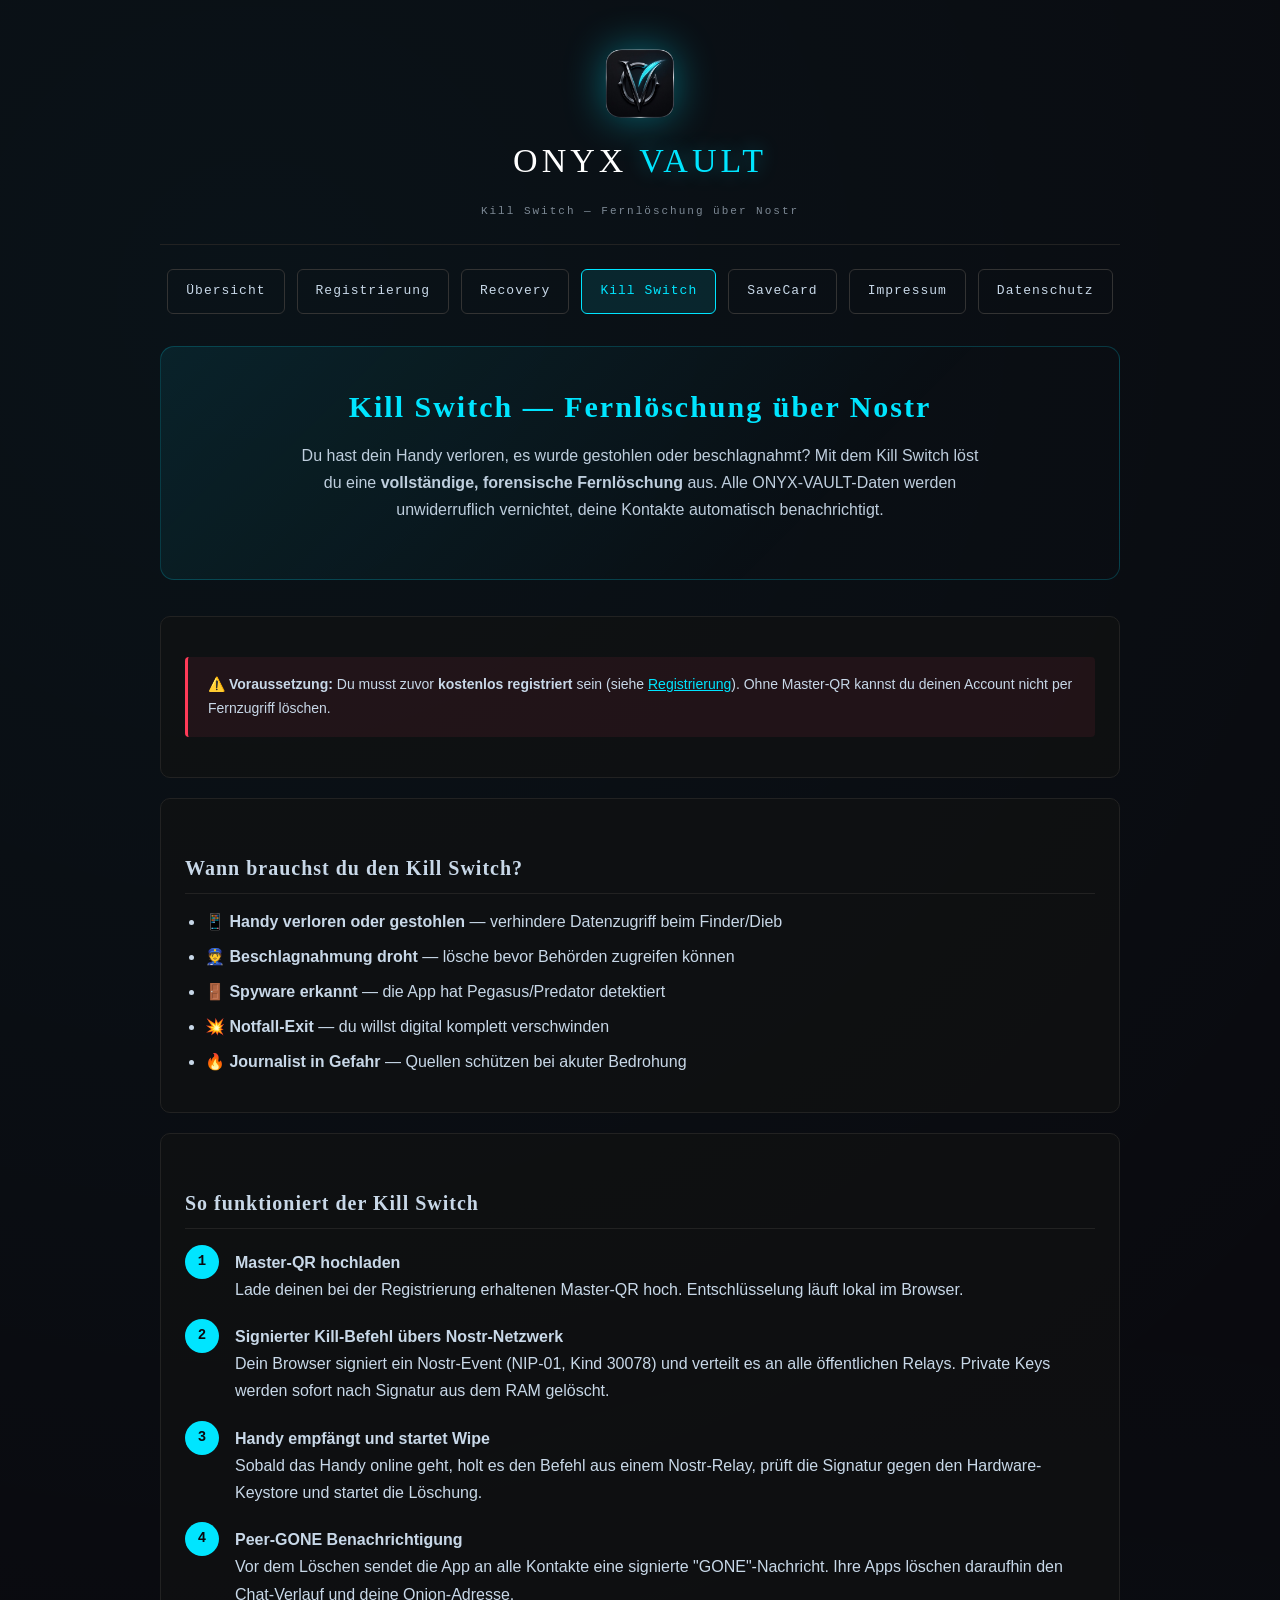
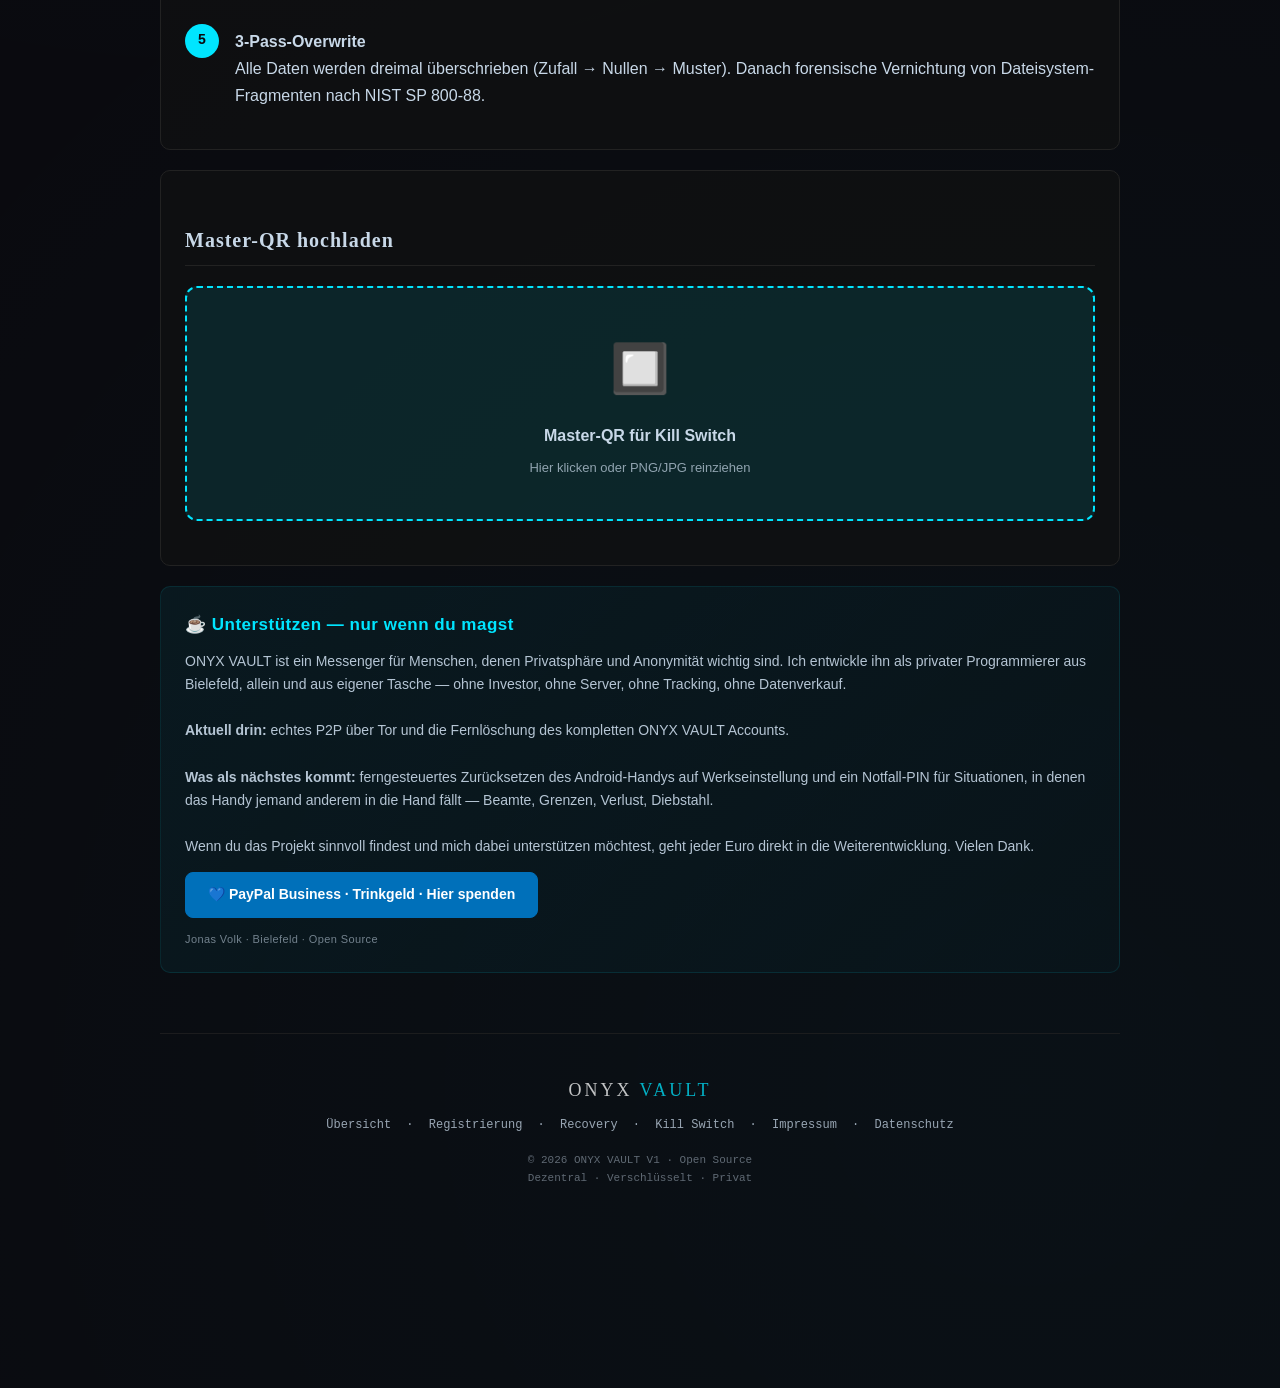
<file: killswitch.html>
<!DOCTYPE html>
<html lang="de">
<head>
<meta charset="UTF-8">
<meta name="viewport" content="width=device-width,initial-scale=1">
<meta name="referrer" content="no-referrer">
<title>Kill Switch — ONYX VAULT</title>
<link rel="stylesheet" href="style.css">
<script src="jsQR.min.js"></script>
<script src="nostr.bundle.js"></script>
<script src="hermes.js"></script>
</head>
<body>
<div class="container">
  <header>
    <img src="logo.png" alt="ONYX VAULT" class="logo-img">
    <div class="logo"><span class="onyx">ONYX</span> <span class="vault">VAULT</span></div>
    <div class="tagline">Kill Switch — Fernlöschung über Nostr</div>
  </header>

  <nav>
    <a href="index.html">Übersicht</a>
    <a href="register.html">Registrierung</a>
    <a href="recovery.html">Recovery</a>
    <a href="killswitch.html" class="active">Kill Switch</a>
    <a href="savecard.html">SaveCard</a>
    <a href="impressum.html">Impressum</a>
    <a href="datenschutz.html">Datenschutz</a>
  </nav>

  <div class="hero">
    <h1>Kill Switch — Fernlöschung über Nostr</h1>
    <p>Du hast dein Handy verloren, es wurde gestohlen oder beschlagnahmt? Mit dem Kill Switch löst du eine <strong>vollständige, forensische Fernlöschung</strong> aus. Alle ONYX-VAULT-Daten werden unwiderruflich vernichtet, deine Kontakte automatisch benachrichtigt.</p>
  </div>

  <div class="card">
    <div class="warn">
      <strong>⚠️ Voraussetzung:</strong> Du musst zuvor <strong>kostenlos registriert</strong> sein (siehe <a href="register.html" style="color:var(--teal)">Registrierung</a>). Ohne Master-QR kannst du deinen Account nicht per Fernzugriff löschen.
    </div>
  </div>

  <div class="card">
    <h2>Wann brauchst du den Kill Switch?</h2>
    <ul>
      <li><strong>📱 Handy verloren oder gestohlen</strong> — verhindere Datenzugriff beim Finder/Dieb</li>
      <li><strong>👮 Beschlagnahmung droht</strong> — lösche bevor Behörden zugreifen können</li>
      <li><strong>🚪 Spyware erkannt</strong> — die App hat Pegasus/Predator detektiert</li>
      <li><strong>💥 Notfall-Exit</strong> — du willst digital komplett verschwinden</li>
      <li><strong>🔥 Journalist in Gefahr</strong> — Quellen schützen bei akuter Bedrohung</li>
    </ul>
  </div>

  <div class="card">
    <h2>So funktioniert der Kill Switch</h2>
    <div class="step"><div class="step-num">1</div><div class="step-text"><strong>Master-QR hochladen</strong><br>Lade deinen bei der Registrierung erhaltenen Master-QR hoch. Entschlüsselung läuft lokal im Browser.</div></div>
    <div class="step"><div class="step-num">2</div><div class="step-text"><strong>Signierter Kill-Befehl übers Nostr-Netzwerk</strong><br>Dein Browser signiert ein Nostr-Event (NIP-01, Kind 30078) und verteilt es an alle öffentlichen Relays. Private Keys werden sofort nach Signatur aus dem RAM gelöscht.</div></div>
    <div class="step"><div class="step-num">3</div><div class="step-text"><strong>Handy empfängt und startet Wipe</strong><br>Sobald das Handy online geht, holt es den Befehl aus einem Nostr-Relay, prüft die Signatur gegen den Hardware-Keystore und startet die Löschung.</div></div>
    <div class="step"><div class="step-num">4</div><div class="step-text"><strong>Peer-GONE Benachrichtigung</strong><br>Vor dem Löschen sendet die App an alle Kontakte eine signierte "GONE"-Nachricht. Ihre Apps löschen daraufhin den Chat-Verlauf und deine Onion-Adresse.</div></div>
    <div class="step"><div class="step-num">5</div><div class="step-text"><strong>3-Pass-Overwrite</strong><br>Alle Daten werden dreimal überschrieben (Zufall → Nullen → Muster). Danach forensische Vernichtung von Dateisystem-Fragmenten nach NIST SP 800-88.</div></div>
  </div>

  <div class="card">
    <h2>Master-QR hochladen</h2>
    <div class="upload-zone" id="dropZone" fileInput').click()">
      <div class="upload-icon">🔲</div>
      <div><strong>Master-QR für Kill Switch</strong></div>
      <div style="opacity:0.7;font-size:13px;margin-top:8px">Hier klicken oder PNG/JPG reinziehen</div>
      <input type="file" id="fileInput" accept="image/png,image/jpeg">
    </div>
    <div id="uploadStatus" style="margin-top:14px;text-align:center;font-family:monospace;font-size:13px"></div>
  </div>

  <div id="killSection" class="card" style="display:none;border:2px solid var(--red)">
    <h2 style="color:var(--red);border:none">⚠️ Tresor identifiziert — Kill Switch bereit</h2>
    <p>App-ID: <strong id="displayAppId"></strong></p>
    <p style="color:var(--red)"><strong>Diese Aktion ist UNUMKEHRBAR!</strong> Alle Daten werden forensisch vernichtet, sobald das Handy online geht.</p>
    <button class="btn" style="width:100%;margin-top:12px;background:var(--red);color:white;border:none;cursor:pointer;font-family:inherit;padding:14px;font-weight:bold"  id="auto_handler_1">💥 KILL SWITCH JETZT AUSLÖSEN (kostenlos)</button>
  </div>

    <div class="card donation-card">
    <h3 class="donation-title">☕ Unterstützen — nur wenn du magst</h3>
    <p class="donation-text">
      ONYX VAULT ist ein Messenger für Menschen, denen Privatsphäre und Anonymität wichtig sind. Ich entwickle ihn als privater Programmierer aus Bielefeld, allein und aus eigener Tasche — ohne Investor, ohne Server, ohne Tracking, ohne Datenverkauf.<br><br>
<strong>Aktuell drin:</strong> echtes P2P über Tor und die Fernlöschung des kompletten ONYX VAULT Accounts.<br><br>
<strong>Was als nächstes kommt:</strong> ferngesteuertes Zurücksetzen des Android-Handys auf Werkseinstellung und ein Notfall-PIN für Situationen, in denen das Handy jemand anderem in die Hand fällt — Beamte, Grenzen, Verlust, Diebstahl.<br><br>
Wenn du das Projekt sinnvoll findest und mich dabei unterstützen möchtest, geht jeder Euro direkt in die Weiterentwicklung. Vielen Dank.
    </p>
    <a href="https://www.paypal.com/donate?business=jonassimonvolk@gmail.com&no_recurring=0&item_name=ONYX+VAULT+Entwicklung&currency_code=EUR" target="_blank" rel="noopener" class="donation-btn">💙 PayPal Business · Trinkgeld · Hier spenden</a>
    <p class="donation-meta">Jonas Volk · Bielefeld · Open Source</p>
  </div>

  <footer>
    <div class="foot-logo"><span class="onyx">ONYX</span> <span class="vault">VAULT</span></div>
    <div>
      <a href="index.html" class="foot-link">Übersicht</a> ·
      <a href="register.html" class="foot-link">Registrierung</a> ·
      <a href="recovery.html" class="foot-link">Recovery</a> ·
      <a href="killswitch.html" class="foot-link">Kill Switch</a> ·
      <a href="impressum.html" class="foot-link">Impressum</a> ·
      <a href="datenschutz.html" class="foot-link">Datenschutz</a>
    </div>
    <div class="copyright">
      © 2026 ONYX VAULT V1 · Open Source<br>
      Dezentral · Verschlüsselt · Privat
    </div>
  </footer>
</div>

<script src="killswitch.js"></script>
</body>
</html>
</file>
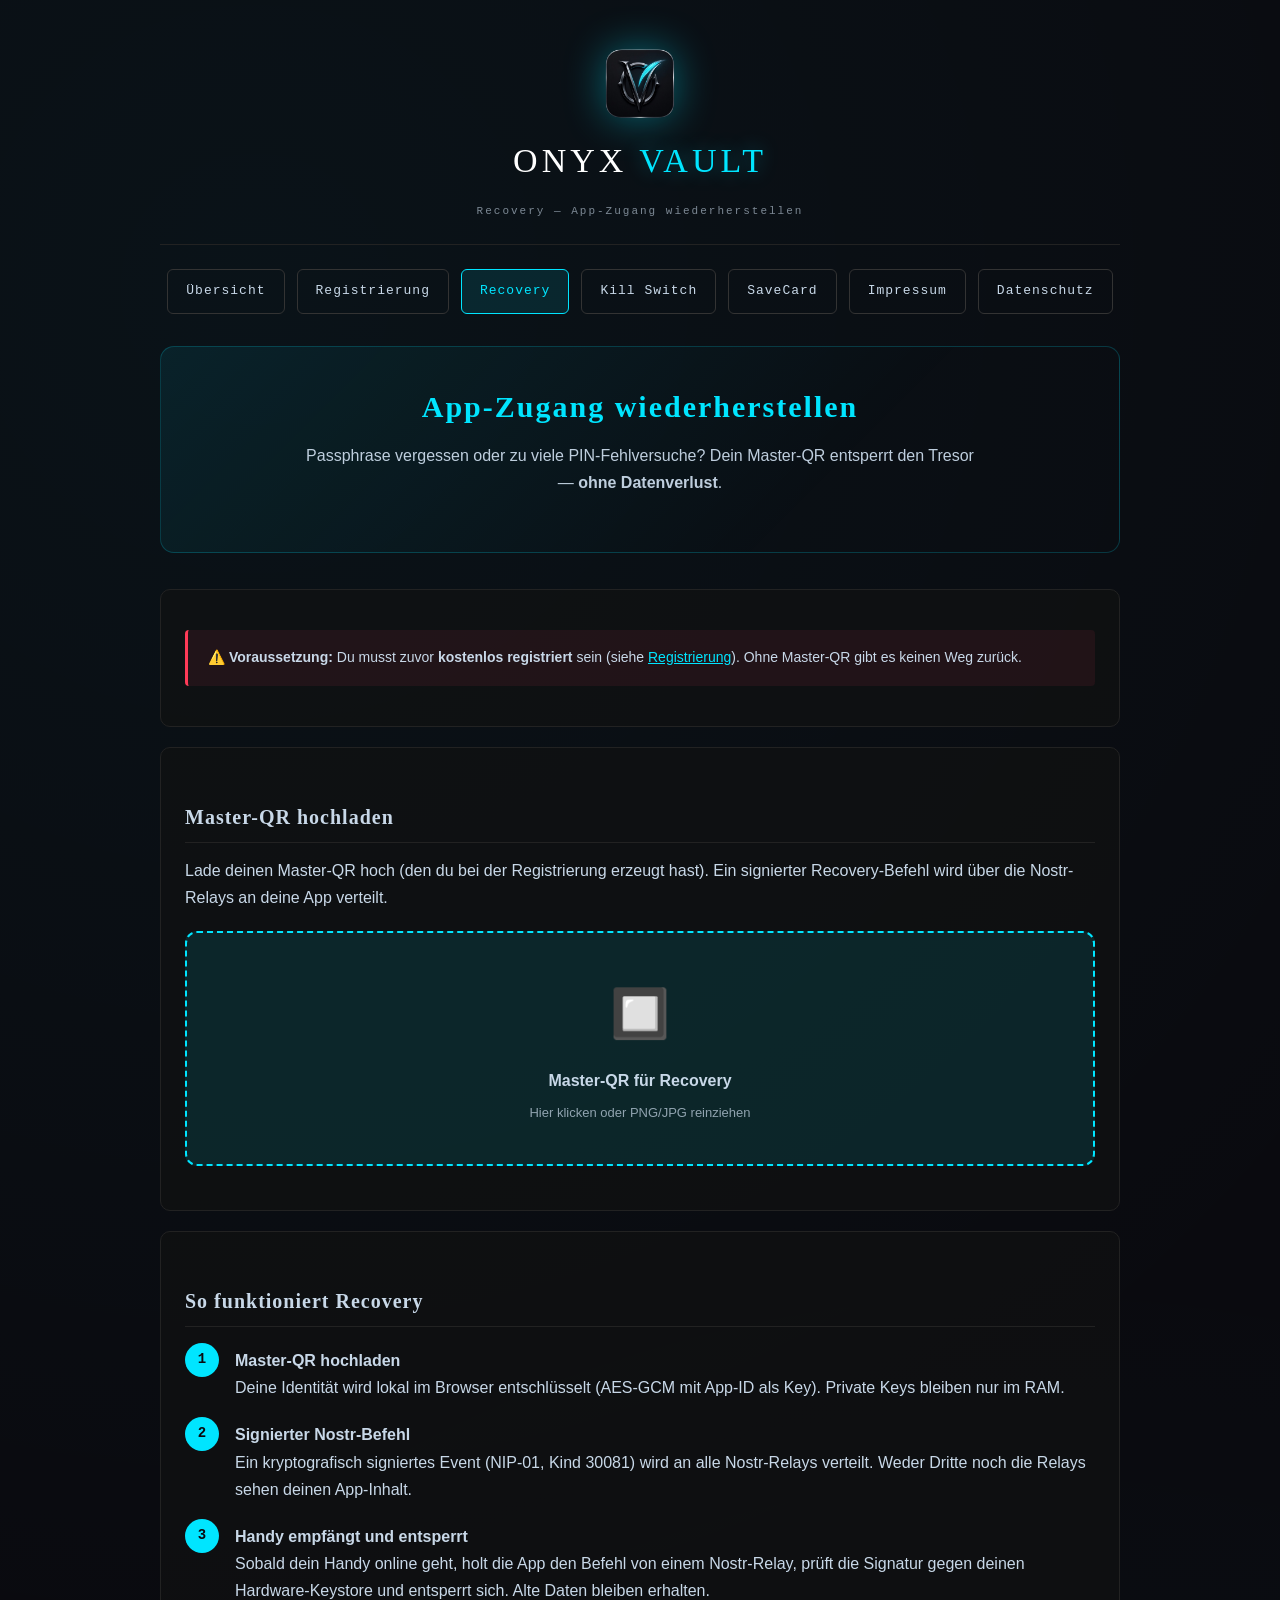
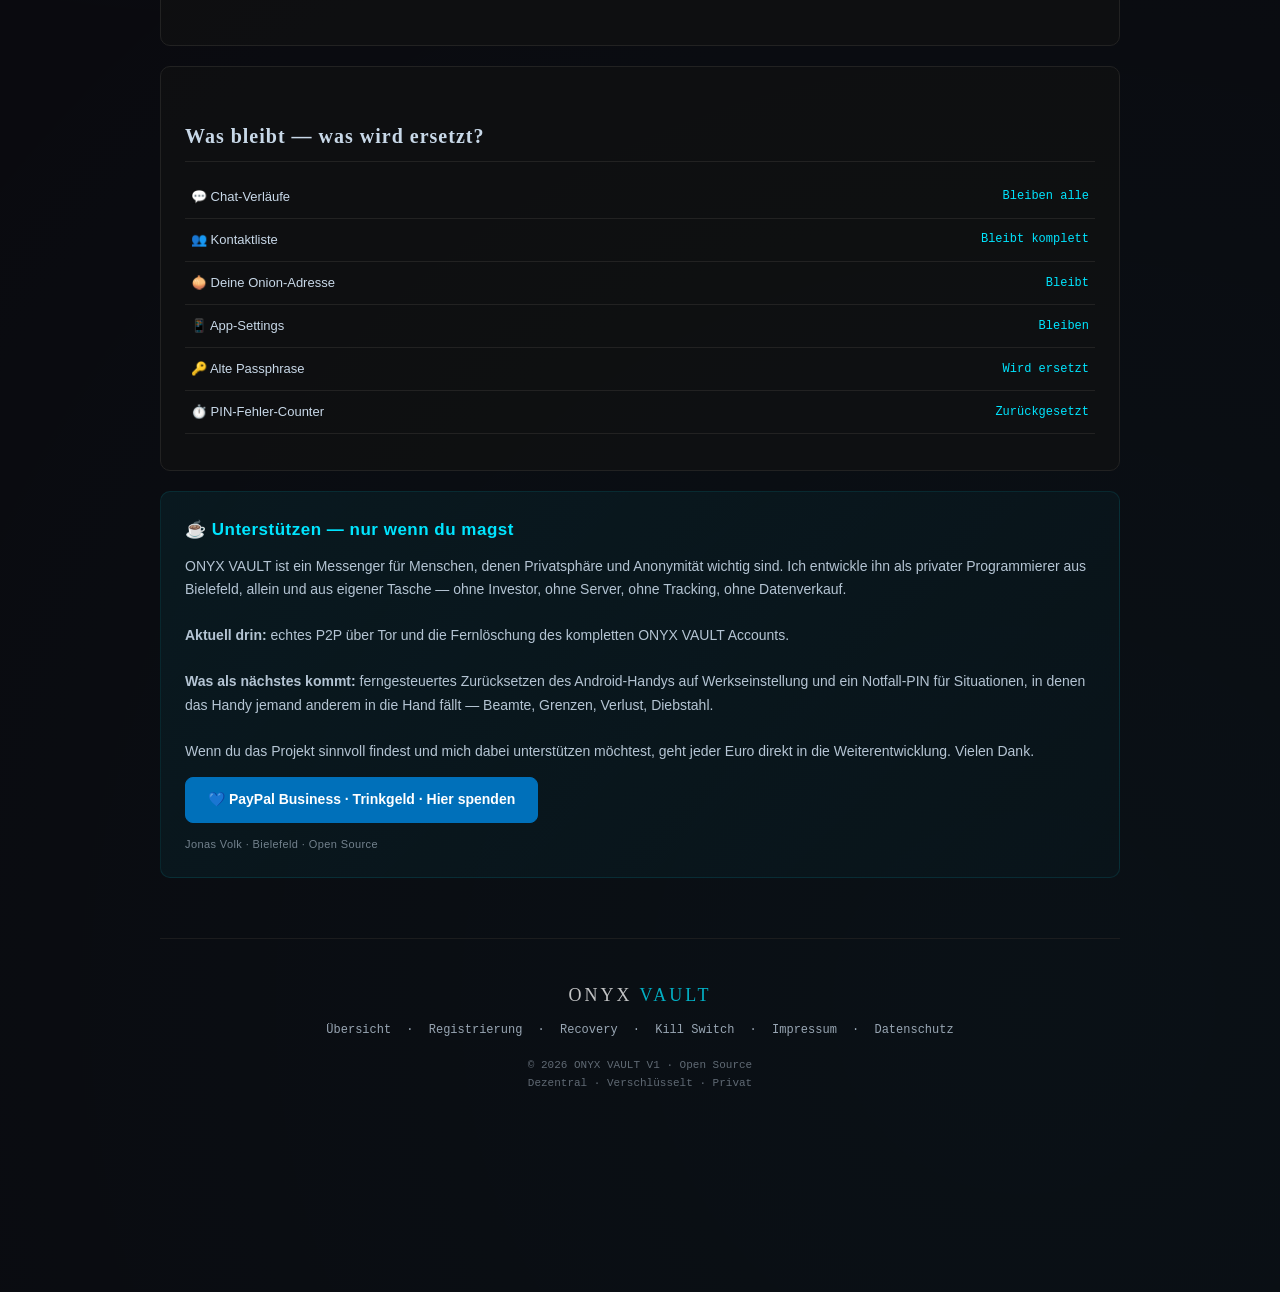
<file: recovery.html>
<!DOCTYPE html>
<html lang="de">
<head>
<meta charset="UTF-8">
<meta name="viewport" content="width=device-width,initial-scale=1">
<meta name="referrer" content="no-referrer">
<title>Recovery — ONYX VAULT</title>
<link rel="stylesheet" href="style.css">
<script src="jsQR.min.js"></script>
<script src="nostr.bundle.js"></script>
<script src="hermes.js"></script>
</head>
<body>
<div class="container">
  <header>
    <img src="logo.png" alt="ONYX VAULT" class="logo-img">
    <div class="logo"><span class="onyx">ONYX</span> <span class="vault">VAULT</span></div>
    <div class="tagline">Recovery — App-Zugang wiederherstellen</div>
  </header>

  <nav>
    <a href="index.html">Übersicht</a>
    <a href="register.html">Registrierung</a>
    <a href="recovery.html" class="active">Recovery</a>
    <a href="killswitch.html">Kill Switch</a>
    <a href="savecard.html">SaveCard</a>
    <a href="impressum.html">Impressum</a>
    <a href="datenschutz.html">Datenschutz</a>
  </nav>

  <div class="hero">
    <h1>App-Zugang wiederherstellen</h1>
    <p>Passphrase vergessen oder zu viele PIN-Fehlversuche? Dein Master-QR entsperrt den Tresor — <strong>ohne Datenverlust</strong>.</p>
  </div>

  <div class="card">
    <div class="warn">
      <strong>⚠️ Voraussetzung:</strong> Du musst zuvor <strong>kostenlos registriert</strong> sein (siehe <a href="register.html" style="color:var(--teal)">Registrierung</a>). Ohne Master-QR gibt es keinen Weg zurück.
    </div>
  </div>

  <div class="card">
    <h2>Master-QR hochladen</h2>
    <p>Lade deinen Master-QR hoch (den du bei der Registrierung erzeugt hast). Ein signierter Recovery-Befehl wird über die Nostr-Relays an deine App verteilt.</p>
    <div class="upload-zone" id="dropZone" fileInput').click()">
      <div class="upload-icon">🔲</div>
      <div><strong>Master-QR für Recovery</strong></div>
      <div style="opacity:0.7;font-size:13px;margin-top:8px">Hier klicken oder PNG/JPG reinziehen</div>
      <input type="file" id="fileInput" accept="image/png,image/jpeg">
    </div>
    <div id="uploadStatus" style="margin-top:14px;text-align:center;font-family:monospace;font-size:13px"></div>
  </div>

  <div id="actionSection" class="card" style="display:none;border:1px solid var(--teal)">
    <h2 style="color:var(--teal);border:none">✅ Tresor identifiziert</h2>
    <p>App-ID: <strong id="displayAppId"></strong></p>
    <p>Status: Bereit zum Senden. Klick auf den Button um Recovery an deine Nostr-Relays zu verteilen.</p>
    <button class="btn" style="width:100%;margin-top:12px;background:var(--teal);color:var(--bg);border:none;cursor:pointer;font-family:inherit;padding:14px"  id="auto_handler_1">🔓 RECOVERY JETZT SENDEN (kostenlos)</button>
  </div>

  <div class="card">
    <h2>So funktioniert Recovery</h2>
    <div class="step"><div class="step-num">1</div><div class="step-text"><strong>Master-QR hochladen</strong><br>Deine Identität wird lokal im Browser entschlüsselt (AES-GCM mit App-ID als Key). Private Keys bleiben nur im RAM.</div></div>
    <div class="step"><div class="step-num">2</div><div class="step-text"><strong>Signierter Nostr-Befehl</strong><br>Ein kryptografisch signiertes Event (NIP-01, Kind 30081) wird an alle Nostr-Relays verteilt. Weder Dritte noch die Relays sehen deinen App-Inhalt.</div></div>
    <div class="step"><div class="step-num">3</div><div class="step-text"><strong>Handy empfängt und entsperrt</strong><br>Sobald dein Handy online geht, holt die App den Befehl von einem Nostr-Relay, prüft die Signatur gegen deinen Hardware-Keystore und entsperrt sich. Alte Daten bleiben erhalten.</div></div>
  </div>

  <div class="card">
    <h2>Was bleibt — was wird ersetzt?</h2>
    <table>
      <tr><td>💬 Chat-Verläufe</td><td>Bleiben alle</td></tr>
      <tr><td>👥 Kontaktliste</td><td>Bleibt komplett</td></tr>
      <tr><td>🧅 Deine Onion-Adresse</td><td>Bleibt</td></tr>
      <tr><td>📱 App-Settings</td><td>Bleiben</td></tr>
      <tr><td>🔑 Alte Passphrase</td><td>Wird ersetzt</td></tr>
      <tr><td>⏱️ PIN-Fehler-Counter</td><td>Zurückgesetzt</td></tr>
    </table>
  </div>

    <div class="card donation-card">
    <h3 class="donation-title">☕ Unterstützen — nur wenn du magst</h3>
    <p class="donation-text">
      ONYX VAULT ist ein Messenger für Menschen, denen Privatsphäre und Anonymität wichtig sind. Ich entwickle ihn als privater Programmierer aus Bielefeld, allein und aus eigener Tasche — ohne Investor, ohne Server, ohne Tracking, ohne Datenverkauf.<br><br>
<strong>Aktuell drin:</strong> echtes P2P über Tor und die Fernlöschung des kompletten ONYX VAULT Accounts.<br><br>
<strong>Was als nächstes kommt:</strong> ferngesteuertes Zurücksetzen des Android-Handys auf Werkseinstellung und ein Notfall-PIN für Situationen, in denen das Handy jemand anderem in die Hand fällt — Beamte, Grenzen, Verlust, Diebstahl.<br><br>
Wenn du das Projekt sinnvoll findest und mich dabei unterstützen möchtest, geht jeder Euro direkt in die Weiterentwicklung. Vielen Dank.
    </p>
    <a href="https://www.paypal.com/donate?business=jonassimonvolk@gmail.com&no_recurring=0&item_name=ONYX+VAULT+Entwicklung&currency_code=EUR" target="_blank" rel="noopener" class="donation-btn">💙 PayPal Business · Trinkgeld · Hier spenden</a>
    <p class="donation-meta">Jonas Volk · Bielefeld · Open Source</p>
  </div>

  <footer>
    <div class="foot-logo"><span class="onyx">ONYX</span> <span class="vault">VAULT</span></div>
    <div>
      <a href="index.html" class="foot-link">Übersicht</a> ·
      <a href="register.html" class="foot-link">Registrierung</a> ·
      <a href="recovery.html" class="foot-link">Recovery</a> ·
      <a href="killswitch.html" class="foot-link">Kill Switch</a> ·
      <a href="impressum.html" class="foot-link">Impressum</a> ·
      <a href="datenschutz.html" class="foot-link">Datenschutz</a>
    </div>
    <div class="copyright">
      © 2026 ONYX VAULT V1 · Open Source<br>
      Dezentral · Verschlüsselt · Privat
    </div>
  </footer>
</div>

<script src="recovery.js"></script>
</body>
</html>
</file>
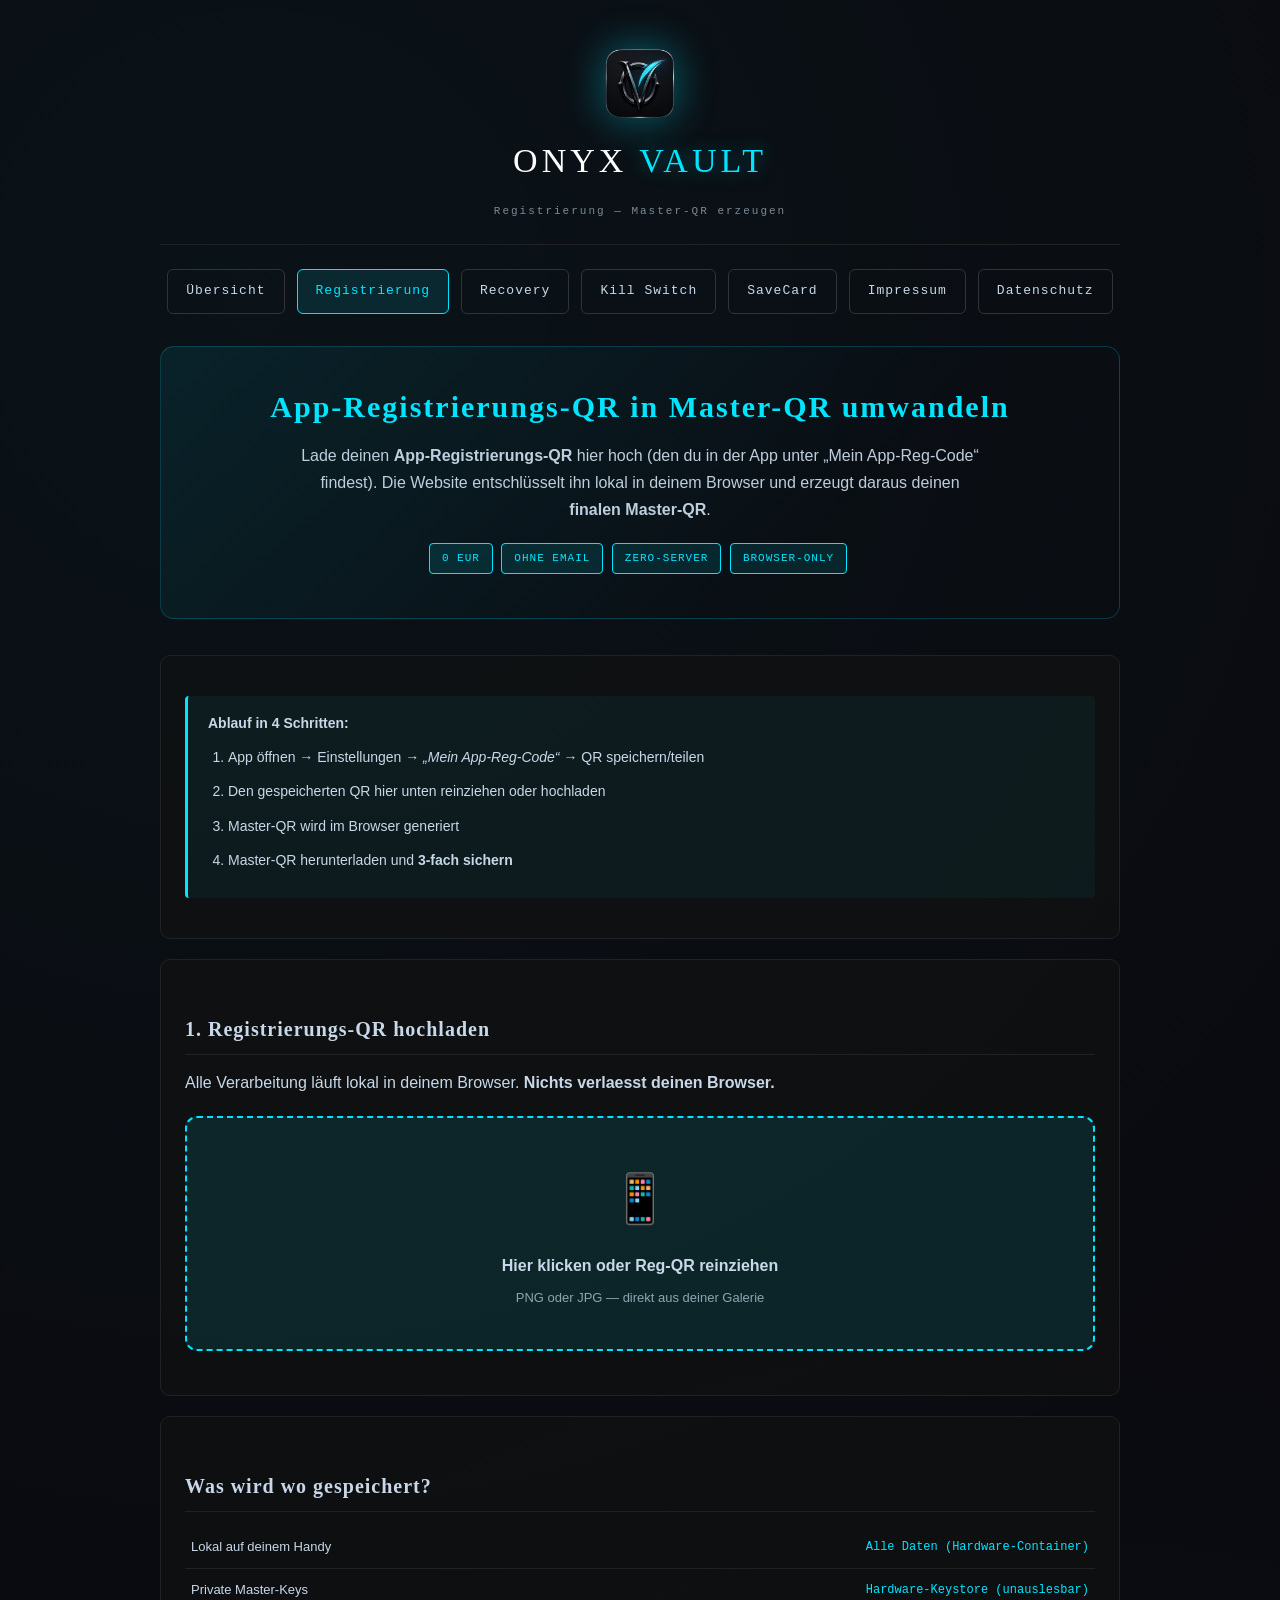
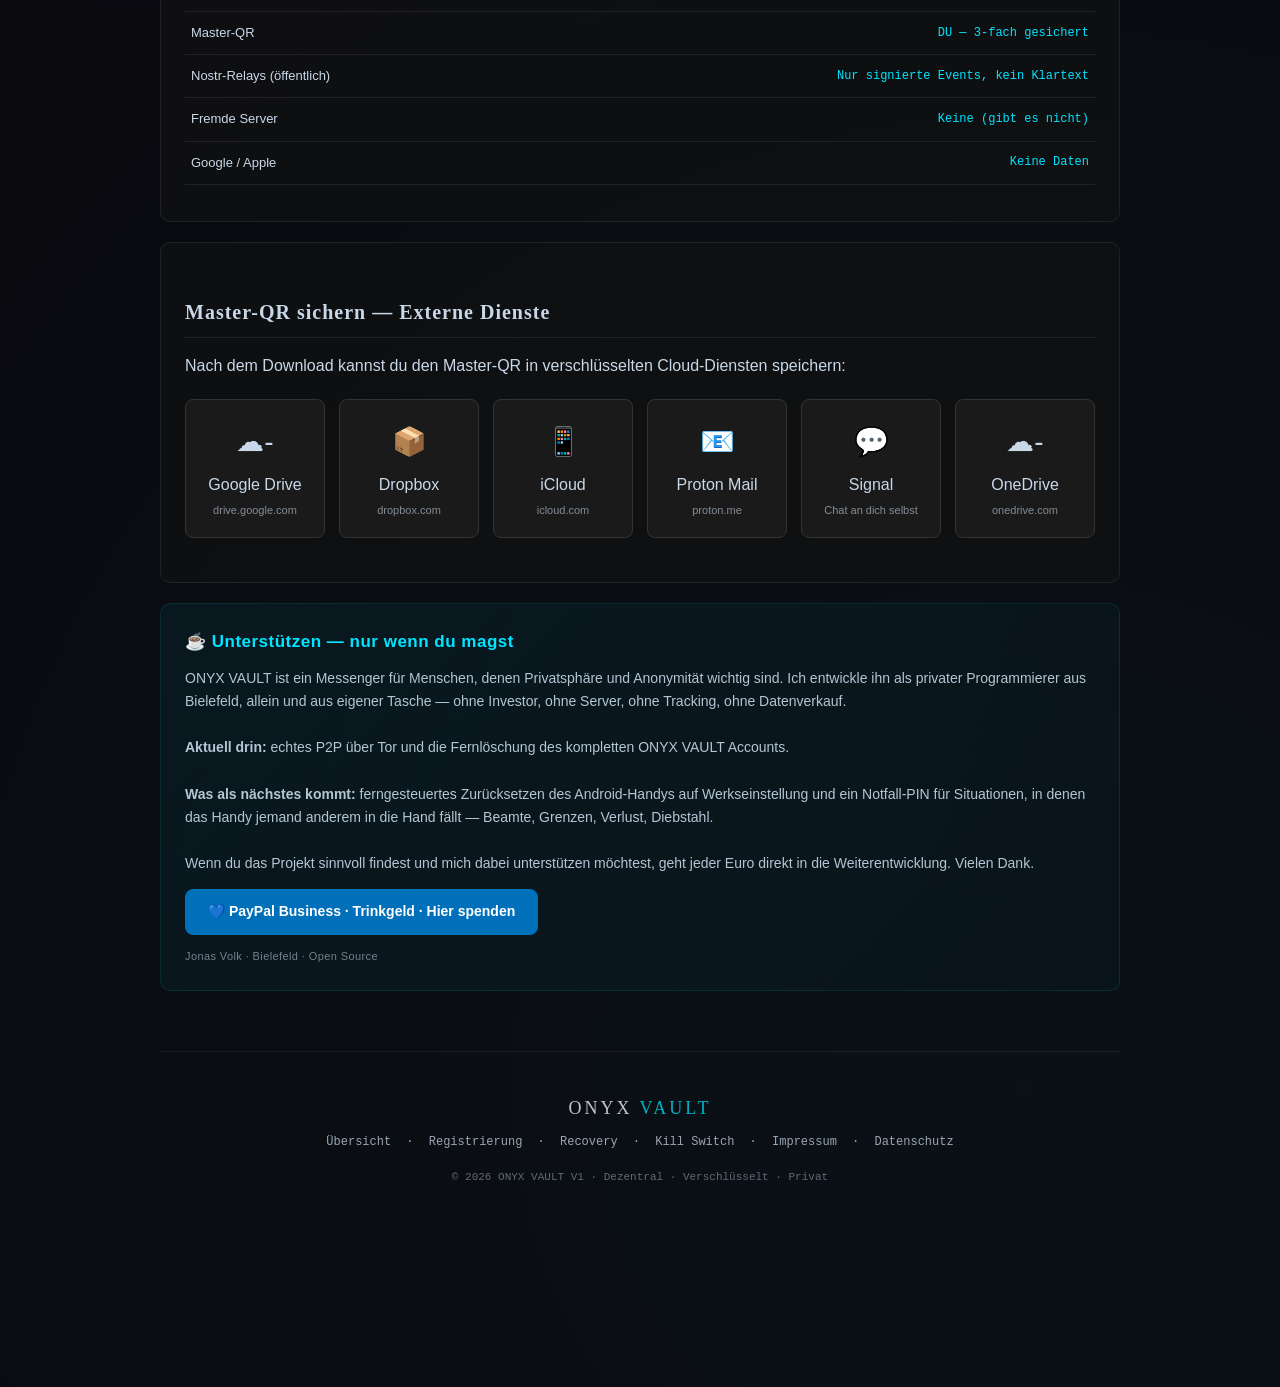
<file: register.html>
<!DOCTYPE html>
<html lang="de">
<head>
<meta charset="UTF-8">
<meta name="viewport" content="width=device-width,initial-scale=1">
<meta name="referrer" content="no-referrer">
<title>Registrierung — ONYX VAULT</title>
<link rel="stylesheet" href="style.css">
<script src="jsQR.min.js"></script>
<script src="qrcode.min.js"></script>
<script src="hermes.js"></script>
</head>
<body>
<div class="container">
  <header>
    <img src="logo.png" alt="ONYX VAULT" class="logo-img">
    <div class="logo"><span class="onyx">ONYX</span> <span class="vault">VAULT</span></div>
    <div class="tagline">Registrierung — Master-QR erzeugen</div>
  </header>

  <nav>
    <a href="index.html">Übersicht</a>
    <a href="register.html" class="active">Registrierung</a>
    <a href="recovery.html">Recovery</a>
    <a href="killswitch.html">Kill Switch</a>
    <a href="savecard.html">SaveCard</a>
    <a href="impressum.html">Impressum</a>
    <a href="datenschutz.html">Datenschutz</a>
  </nav>

  <div class="hero">
    <h1>App-Registrierungs-QR in Master-QR umwandeln</h1>
    <p>Lade deinen <strong>App-Registrierungs-QR</strong> hier hoch (den du in der App unter „Mein App-Reg-Code“ findest). Die Website entschlüsselt ihn lokal in deinem Browser und erzeugt daraus deinen <strong>finalen Master-QR</strong>.</p>
    <span class="badge">0 EUR</span>
    <span class="badge">OHNE EMAIL</span>
    <span class="badge">ZERO-SERVER</span>
    <span class="badge">BROWSER-ONLY</span>
  </div>

  <div class="card">
    <div class="info">
      <strong>Ablauf in 4 Schritten:</strong>
      <ol style="margin:8px 0 0 20px;line-height:1.9">
        <li>App öffnen → Einstellungen → <em>„Mein App-Reg-Code“</em> → QR speichern/teilen</li>
        <li>Den gespeicherten QR hier unten reinziehen oder hochladen</li>
        <li>Master-QR wird im Browser generiert</li>
        <li>Master-QR herunterladen und <strong>3-fach sichern</strong></li>
      </ol>
    </div>
  </div>

  <div class="card">
    <h2>1. Registrierungs-QR hochladen</h2>
    <p>Alle Verarbeitung läuft lokal in deinem Browser. <strong>Nichts verlaesst deinen Browser.</strong></p>
    <div class="upload-zone" id="dropZone" tabindex="0" role="button" aria-label="Reg-QR hochladen oder reinziehen">
      <div class="upload-icon">📱</div>
      <div><strong>Hier klicken oder Reg-QR reinziehen</strong></div>
      <div style="opacity:0.7;font-size:13px;margin-top:8px">PNG oder JPG — direkt aus deiner Galerie</div>
      <input type="file" id="fileInput" accept="image/png,image/jpeg">
    </div>
    <div id="uploadStatus" style="margin-top:14px;text-align:center;font-family:monospace;font-size:13px"></div>
  </div>

  <!-- Master-QR Resultat -->
  <div class="card" id="masterSection" style="display:none;border:1px solid var(--teal)">
    <h2 style="color:var(--teal);border:none">✅ MASTER-QR BEREIT</h2>
    <p><strong>App-ID:</strong> <code id="displayAppId"></code></p>
    <p style="font-size:13px;opacity:0.85;margin:12px 0">
      Dies ist dein finaler Master-QR. Lade ihn herunter und sichere ihn an mindestens 3 sicheren Orten.
      <strong>Der App-Reg-QR allein reicht nicht für Recovery/Kill Switch!</strong>
    </p>
    <div style="text-align:center">
      <canvas id="masterCanvas" style="background:white;padding:14px;border-radius:12px;margin:16px auto;display:block;max-width:95%;height:auto"></canvas>
      <br>
      <button class="btn" style="background:var(--teal);color:var(--bg);border:none;cursor:pointer;font-family:inherit"  id="auto_handler_1">
        📥 MASTER-QR SPEICHERN
      </button>
      <div id="dlStatus" style="margin-top:10px;font-family:monospace;font-size:12px"></div>
    </div>
    <div class="warn" style="margin-top:16px">
      <strong>Backup-Strategie — mindestens 3-fach sichern:</strong><br>
      1️⃣ Verschlüsselter Cloud-Speicher (siehe unten)<br>
      2️⃣ Papier-Ausdruck im Safe<br>
      3️⃣ Bei vertrauensvoller Person<br><br>
      <strong>Ohne diesen Master-QR gibt es keinen Weg zurück, wenn du PIN vergisst und das Handy verlierst.</strong>
    </div>
  </div>

  <div class="card">
    <h2>Was wird wo gespeichert?</h2>
    <table>
      <tr><td>Lokal auf deinem Handy</td><td>Alle Daten (Hardware-Container)</td></tr>
      <tr><td>Private Master-Keys</td><td>Hardware-Keystore (unauslesbar)</td></tr>
      <tr><td>Master-QR</td><td>DU — 3-fach gesichert</td></tr>
      <tr><td>Nostr-Relays (öffentlich)</td><td>Nur signierte Events, kein Klartext</td></tr>
      <tr><td>Fremde Server</td><td>Keine (gibt es nicht)</td></tr>
      <tr><td>Google / Apple</td><td>Keine Daten</td></tr>
    </table>
  </div>

  <div class="card">
    <h2>Master-QR sichern — Externe Dienste</h2>
    <p>Nach dem Download kannst du den Master-QR in verschlüsselten Cloud-Diensten speichern:</p>
    <div class="payment-grid">
      <a href="https://drive.google.com" target="_blank" rel="noopener" class="payment"><div class="payment-icon">☁-️</div>Google Drive<small>drive.google.com</small></a>
      <a href="https://www.dropbox.com" target="_blank" rel="noopener" class="payment"><div class="payment-icon">📦</div>Dropbox<small>dropbox.com</small></a>
      <a href="https://www.icloud.com" target="_blank" rel="noopener" class="payment"><div class="payment-icon">📱</div>iCloud<small>icloud.com</small></a>
      <a href="https://proton.me/mail" target="_blank" rel="noopener" class="payment"><div class="payment-icon">📧</div>Proton Mail<small>proton.me</small></a>
      <a href="https://signal.org" target="_blank" rel="noopener" class="payment"><div class="payment-icon">💬</div>Signal<small>Chat an dich selbst</small></a>
      <a href="https://onedrive.live.com" target="_blank" rel="noopener" class="payment"><div class="payment-icon">☁-️</div>OneDrive<small>onedrive.com</small></a>
    </div>
  </div>

    <div class="card donation-card">
    <h3 class="donation-title">☕ Unterstützen — nur wenn du magst</h3>
    <p class="donation-text">
      ONYX VAULT ist ein Messenger für Menschen, denen Privatsphäre und Anonymität wichtig sind. Ich entwickle ihn als privater Programmierer aus Bielefeld, allein und aus eigener Tasche — ohne Investor, ohne Server, ohne Tracking, ohne Datenverkauf.<br><br>
<strong>Aktuell drin:</strong> echtes P2P über Tor und die Fernlöschung des kompletten ONYX VAULT Accounts.<br><br>
<strong>Was als nächstes kommt:</strong> ferngesteuertes Zurücksetzen des Android-Handys auf Werkseinstellung und ein Notfall-PIN für Situationen, in denen das Handy jemand anderem in die Hand fällt — Beamte, Grenzen, Verlust, Diebstahl.<br><br>
Wenn du das Projekt sinnvoll findest und mich dabei unterstützen möchtest, geht jeder Euro direkt in die Weiterentwicklung. Vielen Dank.
    </p>
    <a href="https://www.paypal.com/donate?business=jonassimonvolk@gmail.com&no_recurring=0&item_name=ONYX+VAULT+Entwicklung&currency_code=EUR" target="_blank" rel="noopener" class="donation-btn">💙 PayPal Business · Trinkgeld · Hier spenden</a>
    <p class="donation-meta">Jonas Volk · Bielefeld · Open Source</p>
  </div>

  <footer>
    <div class="foot-logo"><span class="onyx">ONYX</span> <span class="vault">VAULT</span></div>
    <div>
      <a href="index.html" class="foot-link">Übersicht</a> ·
      <a href="register.html" class="foot-link">Registrierung</a> ·
      <a href="recovery.html" class="foot-link">Recovery</a> ·
      <a href="killswitch.html" class="foot-link">Kill Switch</a> ·
      <a href="impressum.html" class="foot-link">Impressum</a> ·
      <a href="datenschutz.html" class="foot-link">Datenschutz</a>
    </div>
    <div class="copyright">© 2026 ONYX VAULT V1 · Dezentral · Verschlüsselt · Privat</div>
  </footer>
</div>

<script src="register.js"></script>
</body>
</html>
</file>
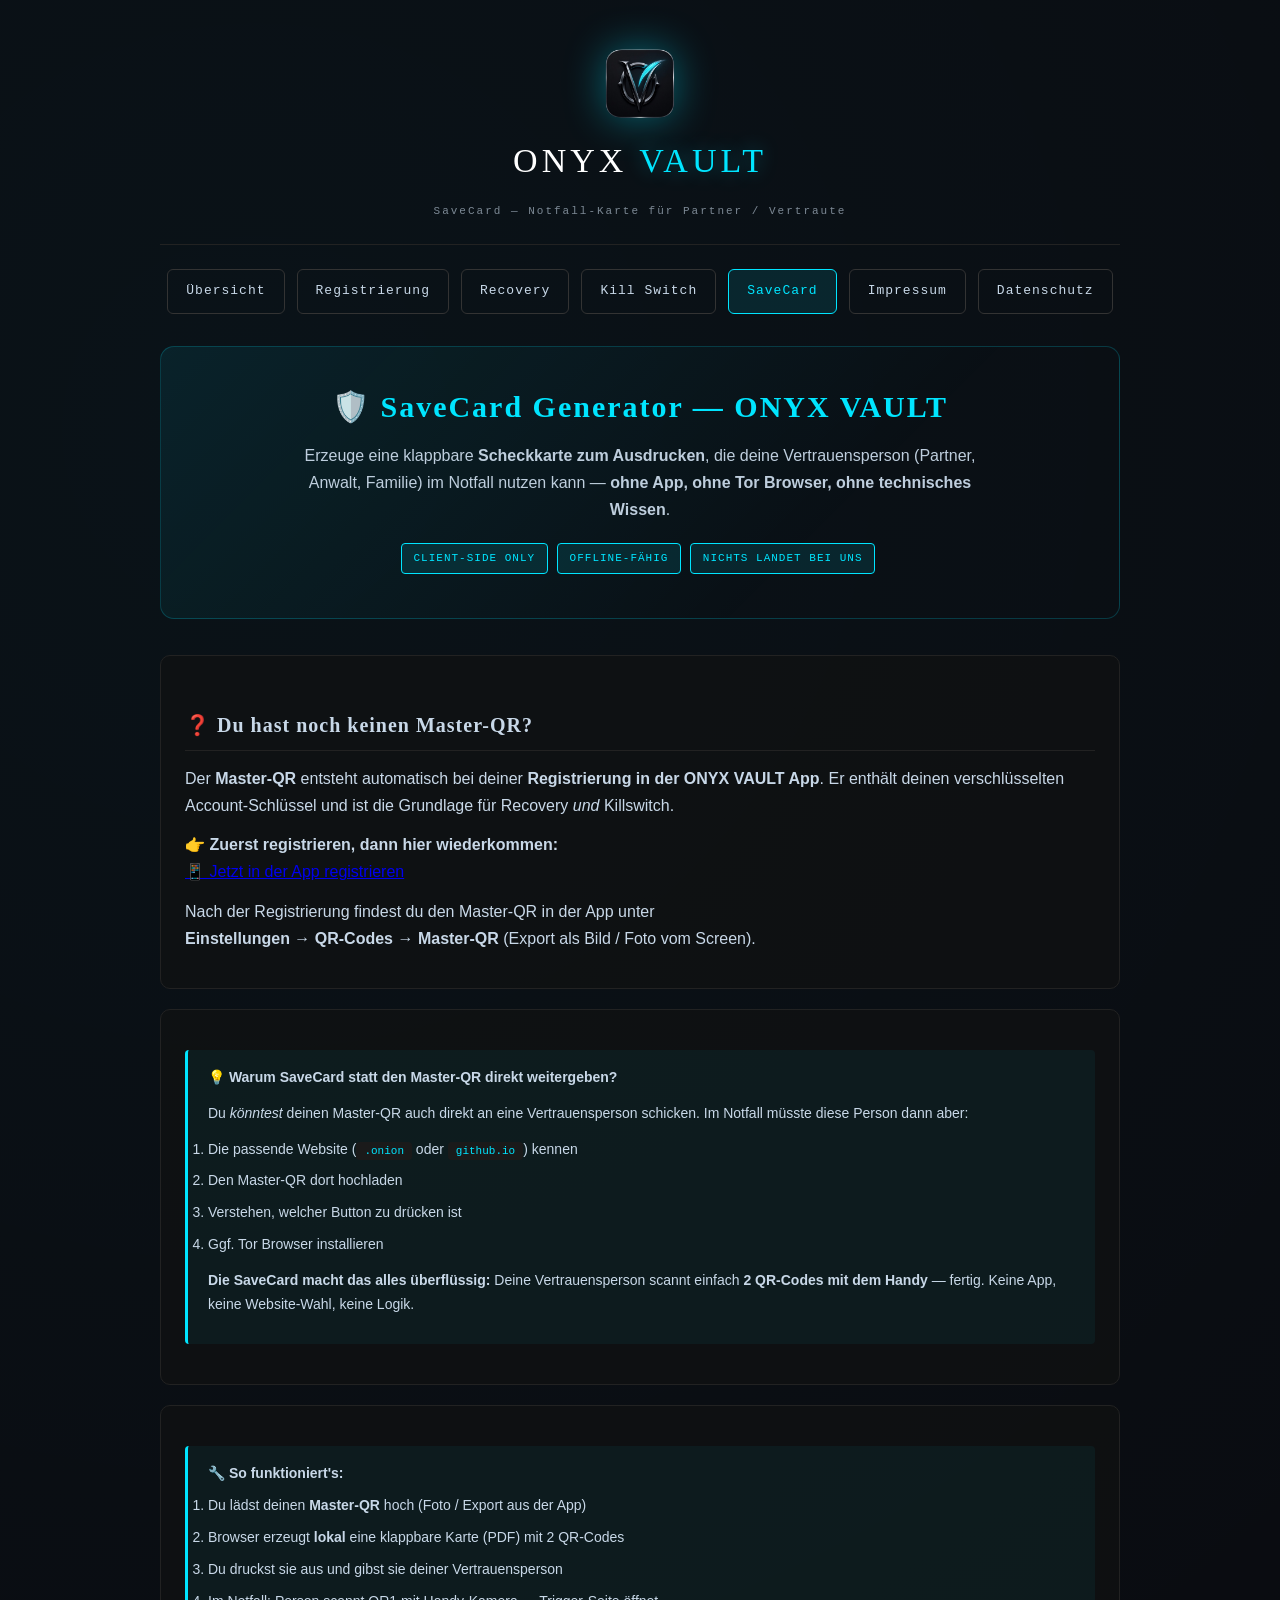
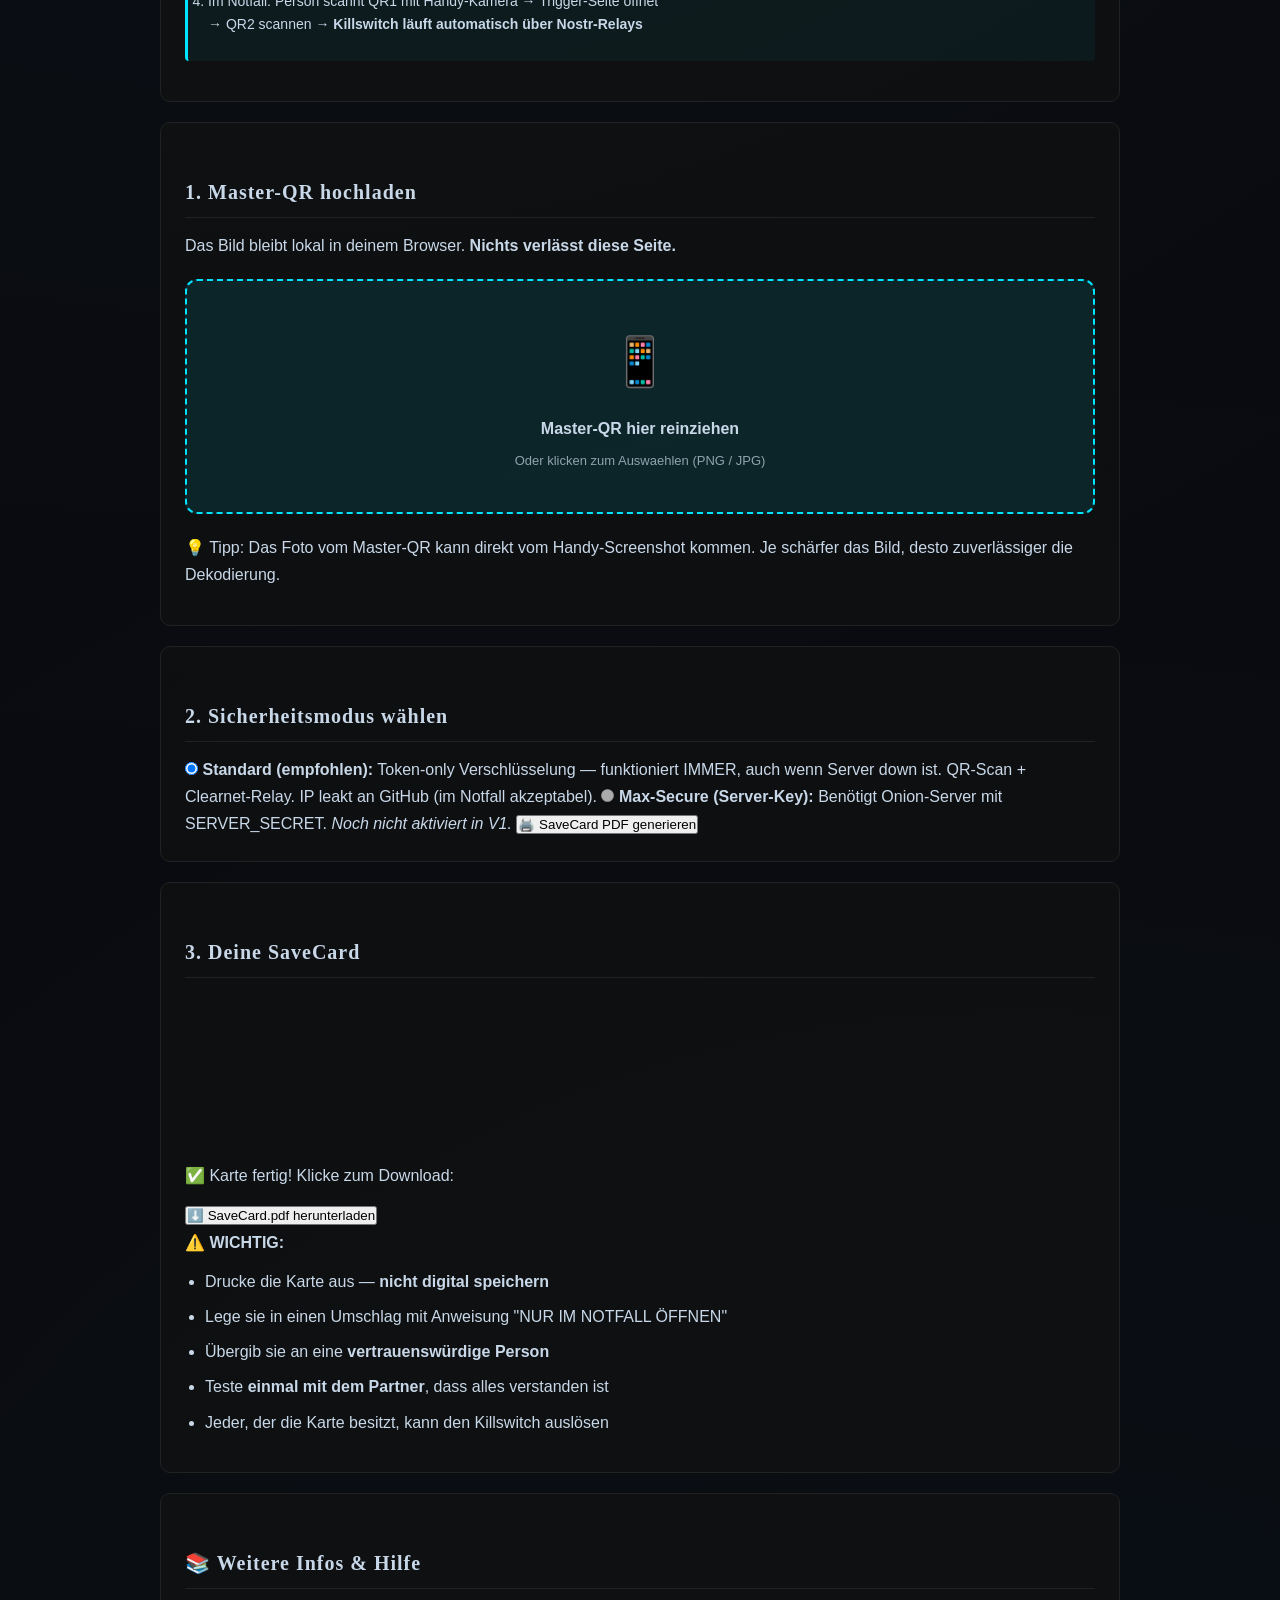
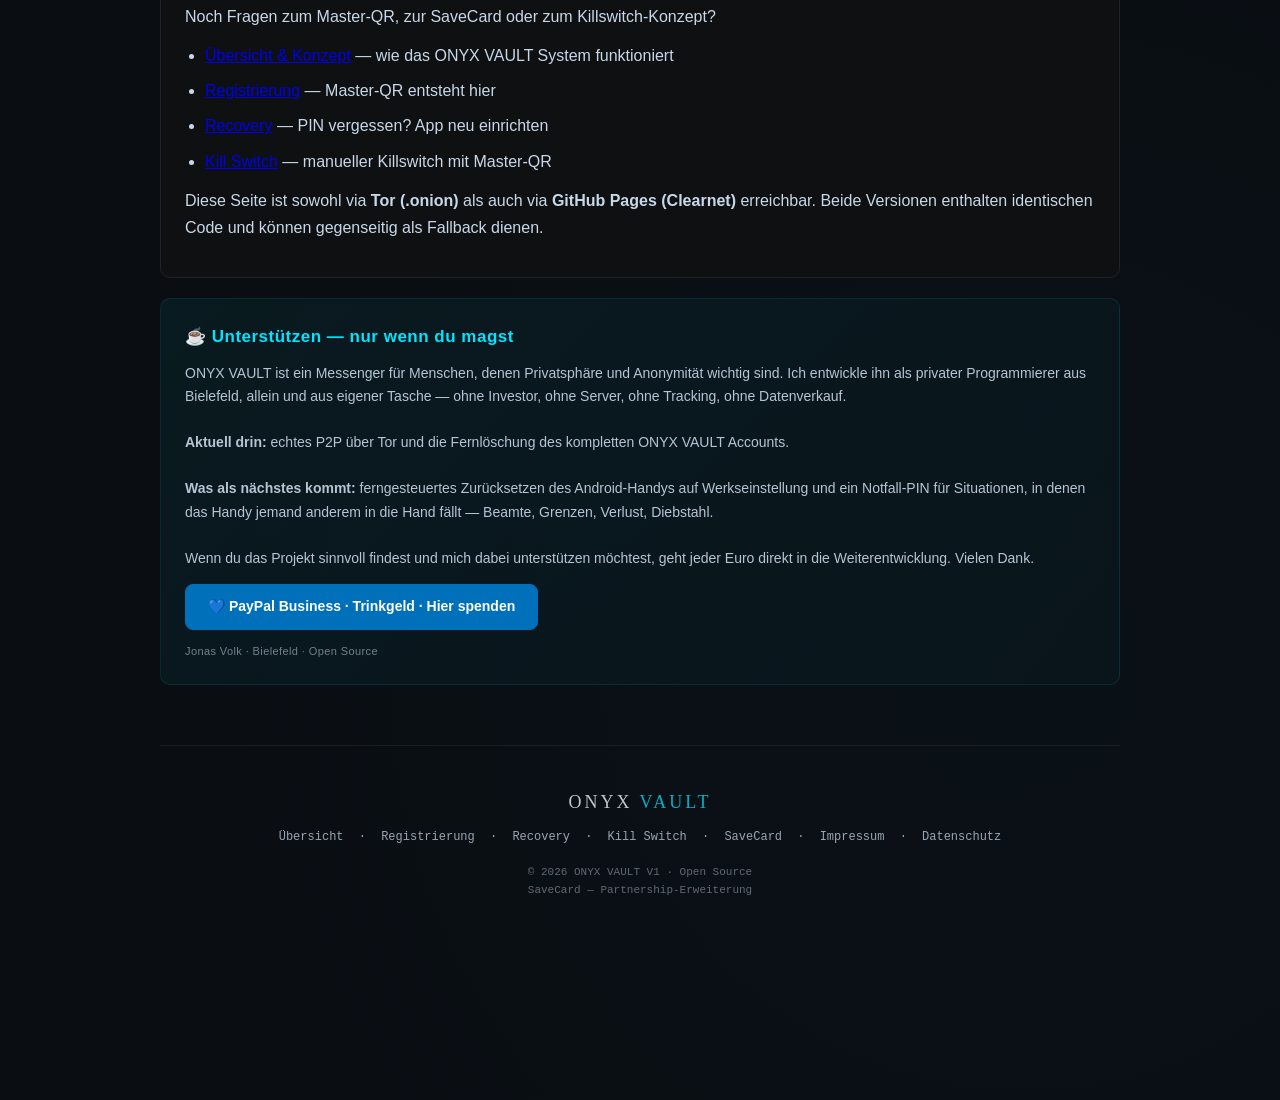
<file: savecard.html>
<!DOCTYPE html>
<html lang="de">
<head>
<meta charset="UTF-8">
<meta name="viewport" content="width=device-width,initial-scale=1">
<meta name="referrer" content="no-referrer">
<title>SaveCard Generator — ONYX VAULT</title>
<link rel="stylesheet" href="style.css">
<script src="qrcode.min.js"></script>
<script src="jsQR.min.js"></script>
<script src="vendor/jspdf.umd.min.js" integrity="sha384-JcnsjUPPylna1s1fvi1u12X5qjY5OL56iySh75FdtrwhO/SWXgMjoVqcKyIIWOLk" crossorigin="anonymous"></script>
</head>
<body>
<div class="container">
  <header>
    <img src="logo.png" alt="ONYX VAULT" class="logo-img">
    <div class="logo"><span class="onyx">ONYX</span> <span class="vault">VAULT</span></div>
    <div class="tagline">SaveCard — Notfall-Karte für Partner / Vertraute</div>
  </header>

  <nav>
    <a href="index.html">Übersicht</a>
    <a href="register.html">Registrierung</a>
    <a href="recovery.html">Recovery</a>
    <a href="killswitch.html">Kill Switch</a>
    <a href="savecard.html" class="active">SaveCard</a>
    <a href="impressum.html">Impressum</a>
    <a href="datenschutz.html">Datenschutz</a>
  </nav>

  <div class="hero">
    <h1>🛡️ SaveCard Generator — ONYX VAULT</h1>
    <p>Erzeuge eine klappbare <strong>Scheckkarte zum Ausdrucken</strong>, die deine Vertrauensperson (Partner, Anwalt, Familie) im Notfall nutzen kann — <strong>ohne App, ohne Tor Browser, ohne technisches Wissen</strong>.</p>
    <span class="badge">CLIENT-SIDE ONLY</span>
    <span class="badge">OFFLINE-FÄHIG</span>
    <span class="badge">NICHTS LANDET BEI UNS</span>
  </div>

  <div class="card onboarding-card">
    <h2 class="onboarding-title">❓ Du hast noch keinen Master-QR?</h2>
    <p>
      Der <strong>Master-QR</strong> entsteht automatisch bei deiner <strong>Registrierung in der ONYX VAULT App</strong>.
      Er enthält deinen verschlüsselten Account-Schlüssel und ist die Grundlage für Recovery <em>und</em> Killswitch.
    </p>
    <p>
      👉 <strong>Zuerst registrieren, dann hier wiederkommen:</strong><br>
      <a href="register.html" class="btn-primary-link">📱 Jetzt in der App registrieren</a>
    </p>
    <p class="onboarding-hint">
      Nach der Registrierung findest du den Master-QR in der App unter<br>
      <strong>Einstellungen → QR-Codes → Master-QR</strong> (Export als Bild / Foto vom Screen).
    </p>
  </div>

  <div class="card">
    <div class="info">
      <strong>💡 Warum SaveCard statt den Master-QR direkt weitergeben?</strong>
      <p>
        Du <em>könntest</em> deinen Master-QR auch direkt an eine Vertrauensperson schicken.
        Im Notfall müsste diese Person dann aber:
      </p>
      <ol class="info-list">
        <li>Die passende Website (<code>.onion</code> oder <code>github.io</code>) kennen</li>
        <li>Den Master-QR dort hochladen</li>
        <li>Verstehen, welcher Button zu drücken ist</li>
        <li>Ggf. Tor Browser installieren</li>
      </ol>
      <p>
        <strong>Die SaveCard macht das alles überflüssig:</strong>
        Deine Vertrauensperson scannt einfach <strong>2 QR-Codes mit dem Handy</strong> — fertig.
        Keine App, keine Website-Wahl, keine Logik.
      </p>
    </div>
  </div>

  <div class="card">
    <div class="info">
      <strong>🔧 So funktioniert's:</strong>
      <ol class="info-list">
        <li>Du lädst deinen <strong>Master-QR</strong> hoch (Foto / Export aus der App)</li>
        <li>Browser erzeugt <strong>lokal</strong> eine klappbare Karte (PDF) mit 2 QR-Codes</li>
        <li>Du druckst sie aus und gibst sie deiner Vertrauensperson</li>
        <li>Im Notfall: Person scannt QR1 mit Handy-Kamera → Trigger-Seite öffnet<br>
            → QR2 scannen → <strong>Killswitch läuft automatisch über Nostr-Relays</strong></li>
      </ol>
    </div>
  </div>

  <div class="card">
    <h2>1. Master-QR hochladen</h2>
    <p>Das Bild bleibt lokal in deinem Browser. <strong>Nichts verlässt diese Seite.</strong></p>
    <div class="upload-zone" id="dropZoneMaster" tabindex="0" role="button" aria-label="Master-QR hochladen oder reinziehen">
      <div class="upload-icon">📱</div>
      <div><strong>Master-QR hier reinziehen</strong></div>
      <div style="opacity:0.7;font-size:13px;margin-top:8px">Oder klicken zum Auswaehlen (PNG / JPG)</div>
      <input type="file" id="masterQrFile" accept="image/*" class="file-input" hidden>
    </div>
    <div id="uploadStatus" class="status-line"></div>
    <p class="hint">
      💡 Tipp: Das Foto vom Master-QR kann direkt vom Handy-Screenshot kommen.
      Je schärfer das Bild, desto zuverlässiger die Dekodierung.
    </p>
  </div>

  <div class="card hidden" id="modeCard">
    <h2>2. Sicherheitsmodus wählen</h2>
    <label class="radio-row">
      <input type="radio" name="mode" value="fallback" checked>
      <strong>Standard (empfohlen):</strong> Token-only Verschlüsselung — funktioniert IMMER, auch wenn Server down ist. QR-Scan + Clearnet-Relay. IP leakt an GitHub (im Notfall akzeptabel).
    </label>
    <label class="radio-row disabled">
      <input type="radio" name="mode" value="secure" disabled>
      <strong>Max-Secure (Server-Key):</strong> Benötigt Onion-Server mit SERVER_SECRET. <em>Noch nicht aktiviert in V1.</em>
    </label>
    <button id="generateBtn" class="btn-primary">🖨️ SaveCard PDF generieren</button>
  </div>

  <div class="card hidden" id="resultCard">
    <h2>3. Deine SaveCard</h2>
    <div id="genStatus" class="status-line"></div>
    <canvas id="qr1Canvas" class="hidden"></canvas>
    <canvas id="qr2Canvas" class="hidden"></canvas>
    <div id="pdfReady" class="hidden">
      <p class="ready-headline">✅ Karte fertig! Klicke zum Download:</p>
      <button id="downloadBtn" class="btn-secondary">⬇️ SaveCard.pdf herunterladen</button>
      <div class="warning-box">
        <strong>⚠️ WICHTIG:</strong>
        <ul class="warning-list">
          <li>Drucke die Karte aus — <strong>nicht digital speichern</strong></li>
          <li>Lege sie in einen Umschlag mit Anweisung "NUR IM NOTFALL ÖFFNEN"</li>
          <li>Übergib sie an eine <strong>vertrauenswürdige Person</strong></li>
          <li>Teste <strong>einmal mit dem Partner</strong>, dass alles verstanden ist</li>
          <li>Jeder, der die Karte besitzt, kann den Killswitch auslösen</li>
        </ul>
      </div>
    </div>
  </div>

  <div class="card more-info-card">
    <h2>📚 Weitere Infos & Hilfe</h2>
    <p>Noch Fragen zum Master-QR, zur SaveCard oder zum Killswitch-Konzept?</p>
    <ul class="info-links">
      <li><a href="index.html">Übersicht & Konzept</a> — wie das ONYX VAULT System funktioniert</li>
      <li><a href="register.html">Registrierung</a> — Master-QR entsteht hier</li>
      <li><a href="recovery.html">Recovery</a> — PIN vergessen? App neu einrichten</li>
      <li><a href="killswitch.html">Kill Switch</a> — manueller Killswitch mit Master-QR</li>
    </ul>
    <p class="meta-hint">
      Diese Seite ist sowohl via <strong>Tor (.onion)</strong> als auch via <strong>GitHub Pages (Clearnet)</strong> erreichbar.
      Beide Versionen enthalten identischen Code und können gegenseitig als Fallback dienen.
    </p>
  </div>

  <div class="card donation-card">
    <h3 class="donation-title">☕ Unterstützen — nur wenn du magst</h3>
    <p class="donation-text">
      ONYX VAULT ist ein Messenger für Menschen, denen Privatsphäre und Anonymität wichtig sind. Ich entwickle ihn als privater Programmierer aus Bielefeld, allein und aus eigener Tasche — ohne Investor, ohne Server, ohne Tracking, ohne Datenverkauf.<br><br>
<strong>Aktuell drin:</strong> echtes P2P über Tor und die Fernlöschung des kompletten ONYX VAULT Accounts.<br><br>
<strong>Was als nächstes kommt:</strong> ferngesteuertes Zurücksetzen des Android-Handys auf Werkseinstellung und ein Notfall-PIN für Situationen, in denen das Handy jemand anderem in die Hand fällt — Beamte, Grenzen, Verlust, Diebstahl.<br><br>
Wenn du das Projekt sinnvoll findest und mich dabei unterstützen möchtest, geht jeder Euro direkt in die Weiterentwicklung. Vielen Dank.
    </p>
    <a href="https://www.paypal.com/donate?business=jonassimonvolk@gmail.com&no_recurring=0&item_name=ONYX+VAULT+Entwicklung&currency_code=EUR" target="_blank" rel="noopener" class="donation-btn">💙 PayPal Business · Trinkgeld · Hier spenden</a>
    <p class="donation-meta">Jonas Volk · Bielefeld · Open Source</p>
  </div>

  <footer>
    <div class="foot-logo"><span class="onyx">ONYX</span> <span class="vault">VAULT</span></div>
    <div>
      <a href="index.html" class="foot-link">Übersicht</a> ·
      <a href="register.html" class="foot-link">Registrierung</a> ·
      <a href="recovery.html" class="foot-link">Recovery</a> ·
      <a href="killswitch.html" class="foot-link">Kill Switch</a> ·
      <a href="savecard.html" class="foot-link">SaveCard</a> ·
      <a href="impressum.html" class="foot-link">Impressum</a> ·
      <a href="datenschutz.html" class="foot-link">Datenschutz</a>
    </div>
    <div class="copyright">© 2026 ONYX VAULT V1 · Open Source<br>SaveCard — Partnership-Erweiterung</div>
  </footer>
</div>

<script src="savecard.js"></script>
</body>
</html>
</file>
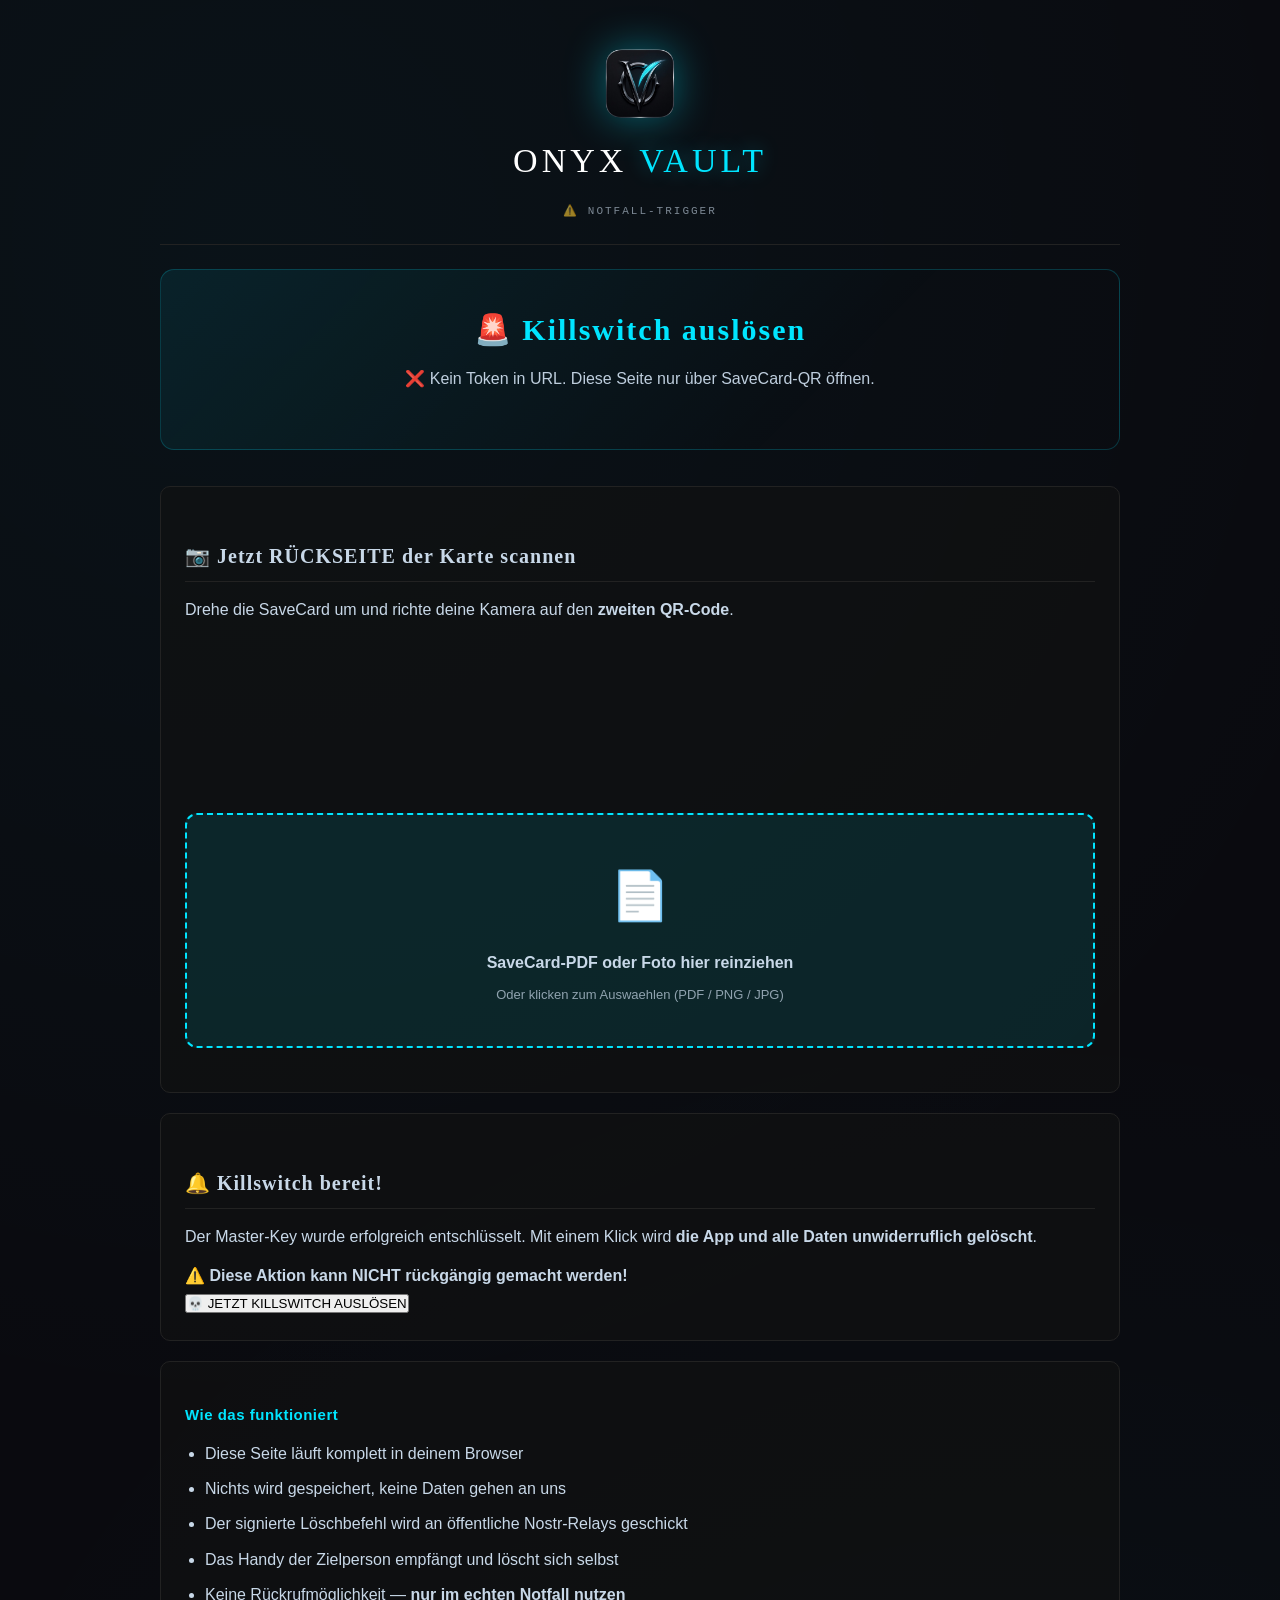
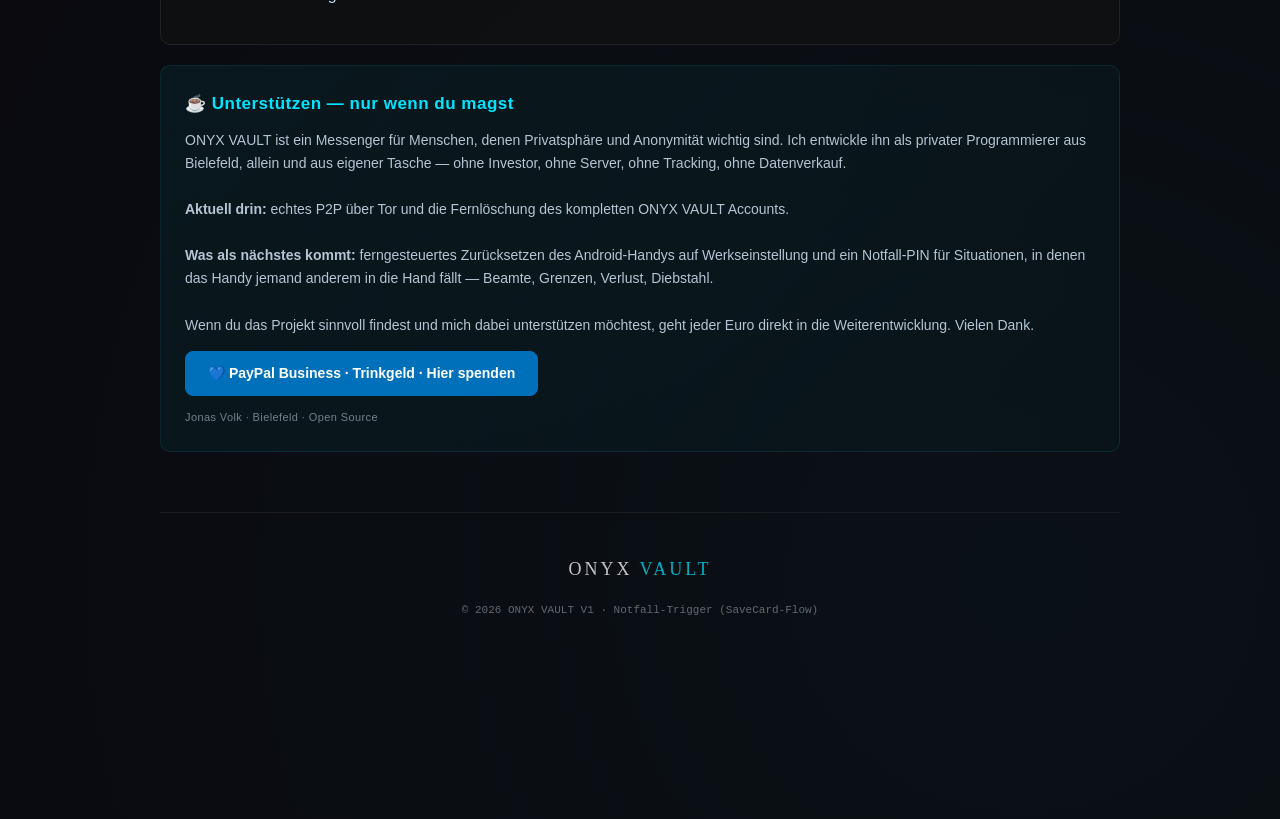
<file: savetrigger.html>
<!DOCTYPE html>
<html lang="de">
<head>
<meta charset="UTF-8">
<meta name="viewport" content="width=device-width,initial-scale=1">
<meta name="referrer" content="no-referrer">
<title>Notfall-Trigger — ONYX VAULT</title>
<link rel="stylesheet" href="style.css">
<script src="jsQR.min.js"></script>
<script src="nostr.bundle.js"></script>
<script src="hermes.js"></script>
<script src="vendor/pdf.min.js" integrity="sha384-/1qUCSGwTur9vjf/z9lmu/eCUYbpOTgSjmpbMQZ1/CtX2v/WcAIKqRv+U1DUCG6e" crossorigin="anonymous"></script>
</head>
<body>
<div class="container">
  <header>
    <img src="logo.png" alt="ONYX VAULT" class="logo-img">
    <div class="logo"><span class="onyx">ONYX</span> <span class="vault">VAULT</span></div>
    <div class="tagline tagline-emergency">⚠️ NOTFALL-TRIGGER</div>
  </header>

  <div class="hero" id="hero">
    <h1 class="emergency-title">🚨 Killswitch auslösen</h1>
    <p id="statusMsg">Prüfe Token aus Karte...</p>
  </div>

  <div class="card hidden" id="scanCard">
    <h2>📷 Jetzt RÜCKSEITE der Karte scannen</h2>
    <p>Drehe die SaveCard um und richte deine Kamera auf den <strong>zweiten QR-Code</strong>.</p>
    <video id="camVideo" autoplay playsinline muted class="cam-video"></video>
    <div id="scanStatus" class="status-line"></div>
    <div class="upload-zone" id="dropZoneQr" tabindex="0" role="button" aria-label="SaveCard PDF oder Foto hochladen oder reinziehen">
      <div class="upload-icon">📄</div>
      <div><strong>SaveCard-PDF oder Foto hier reinziehen</strong></div>
      <div style="opacity:0.7;font-size:13px;margin-top:8px">Oder klicken zum Auswaehlen (PDF / PNG / JPG)</div>
      <input type="file" id="qrFile" accept="image/*,application/pdf" class="file-input" hidden>
    </div>
  </div>

  <div class="card hidden" id="actionCard">
    <h2 class="danger-title">🔔 Killswitch bereit!</h2>
    <p>Der Master-Key wurde erfolgreich entschlüsselt. Mit einem Klick wird <strong>die App und alle Daten unwiderruflich gelöscht</strong>.</p>
    <div class="danger-box">
      <strong class="danger-strong">⚠️ Diese Aktion kann NICHT rückgängig gemacht werden!</strong>
    </div>
    <button id="triggerBtn" class="btn-danger-xl">💀 JETZT KILLSWITCH AUSLÖSEN</button>
    <div id="triggerStatus" class="status-line"></div>
  </div>

  <div class="card">
    <h3>Wie das funktioniert</h3>
    <ul class="plain-list">
      <li>Diese Seite läuft komplett in deinem Browser</li>
      <li>Nichts wird gespeichert, keine Daten gehen an uns</li>
      <li>Der signierte Löschbefehl wird an öffentliche Nostr-Relays geschickt</li>
      <li>Das Handy der Zielperson empfängt und löscht sich selbst</li>
      <li>Keine Rückrufmöglichkeit — <strong>nur im echten Notfall nutzen</strong></li>
    </ul>
  </div>

    <div class="card donation-card">
    <h3 class="donation-title">☕ Unterstützen — nur wenn du magst</h3>
    <p class="donation-text">
      ONYX VAULT ist ein Messenger für Menschen, denen Privatsphäre und Anonymität wichtig sind. Ich entwickle ihn als privater Programmierer aus Bielefeld, allein und aus eigener Tasche — ohne Investor, ohne Server, ohne Tracking, ohne Datenverkauf.<br><br>
<strong>Aktuell drin:</strong> echtes P2P über Tor und die Fernlöschung des kompletten ONYX VAULT Accounts.<br><br>
<strong>Was als nächstes kommt:</strong> ferngesteuertes Zurücksetzen des Android-Handys auf Werkseinstellung und ein Notfall-PIN für Situationen, in denen das Handy jemand anderem in die Hand fällt — Beamte, Grenzen, Verlust, Diebstahl.<br><br>
Wenn du das Projekt sinnvoll findest und mich dabei unterstützen möchtest, geht jeder Euro direkt in die Weiterentwicklung. Vielen Dank.
    </p>
    <a href="https://www.paypal.com/donate?business=jonassimonvolk@gmail.com&no_recurring=0&item_name=ONYX+VAULT+Entwicklung&currency_code=EUR" target="_blank" rel="noopener" class="donation-btn">💙 PayPal Business · Trinkgeld · Hier spenden</a>
    <p class="donation-meta">Jonas Volk · Bielefeld · Open Source</p>
  </div>

  <footer>
    <div class="foot-logo"><span class="onyx">ONYX</span> <span class="vault">VAULT</span></div>
    <div class="copyright">© 2026 ONYX VAULT V1 · Notfall-Trigger (SaveCard-Flow)</div>
  </footer>
</div>

<script src="savetrigger.js"></script>
</body>
</html>
</file>
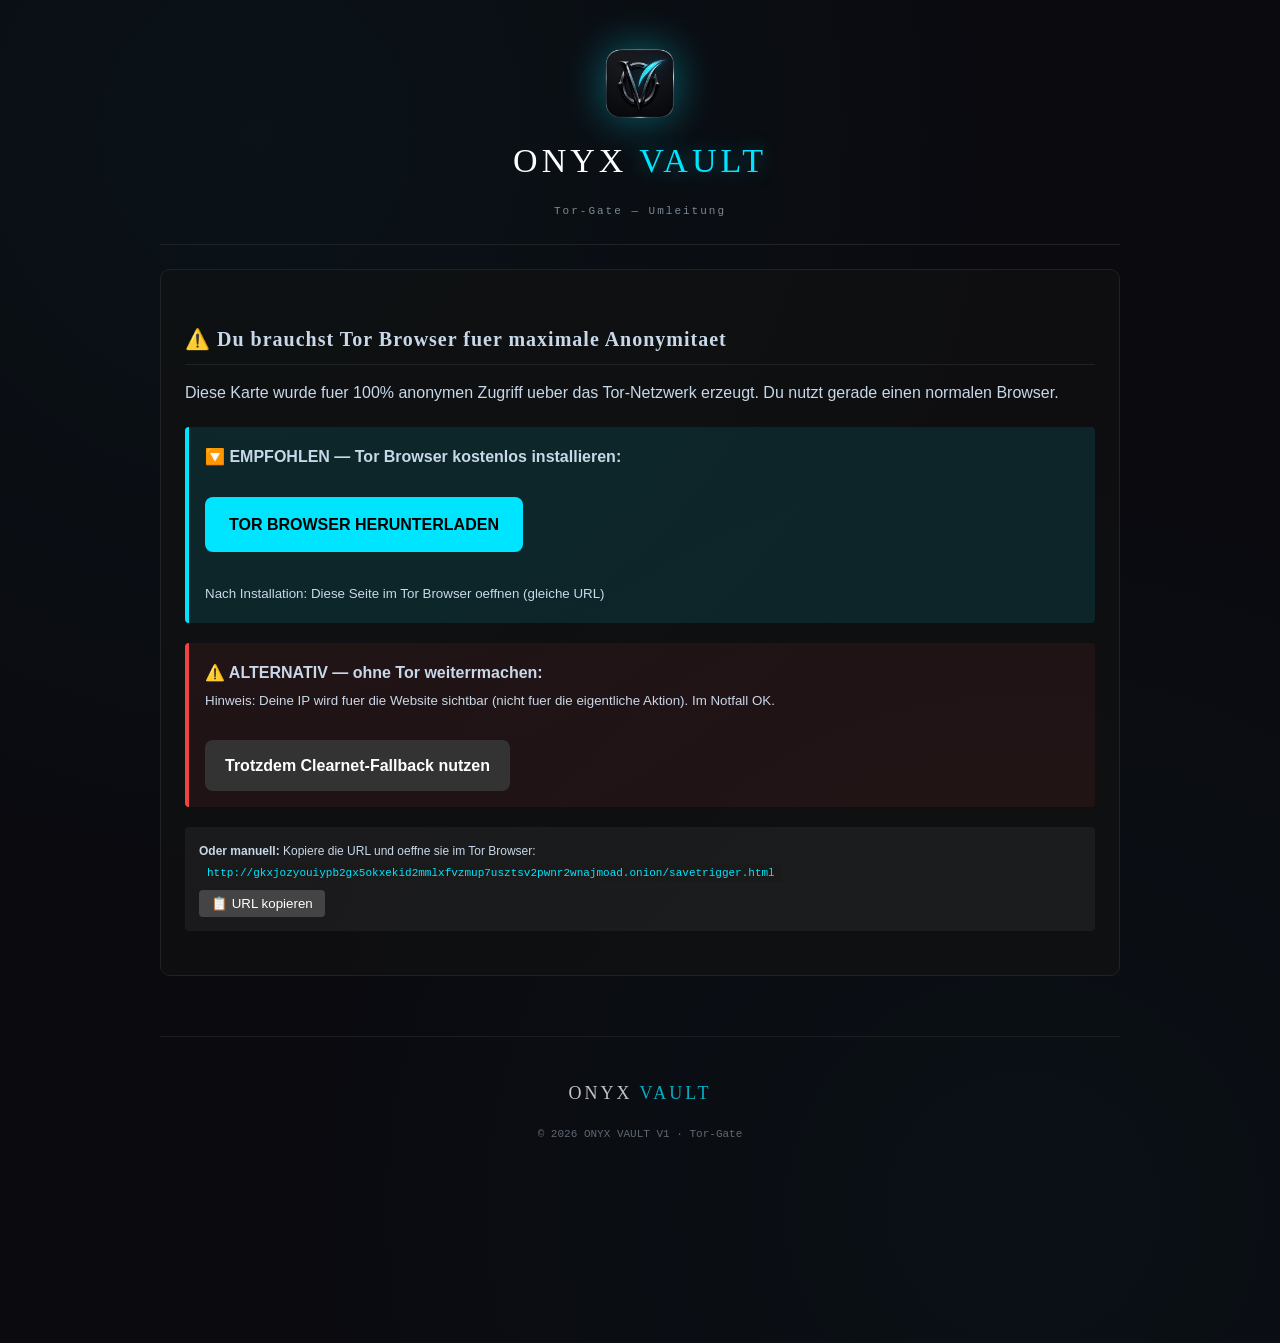
<file: tor-gate.html>
<!DOCTYPE html>
<html lang="de">
<head>
<meta charset="UTF-8">
<meta name="viewport" content="width=device-width,initial-scale=1">
<meta name="referrer" content="no-referrer">
<title>Tor-Gate · ONYX VAULT</title>
<link rel="stylesheet" href="style.css">
</head>
<body>
<div class="container">
  <header>
    <img src="logo.png" alt="ONYX VAULT" class="logo-img">
    <div class="logo"><span class="onyx">ONYX</span> <span class="vault">VAULT</span></div>
    <div class="tagline">Tor-Gate — Umleitung</div>
  </header>

  <div id="checking" class="card" style="text-align:center">
    <h2>🧅 Pruefe Tor-Verbindung...</h2>
    <p>Einen Moment bitte...</p>
  </div>

  <div id="hasTor" class="card" style="display:none;text-align:center">
    <h2 style="color:var(--teal)">✅ Tor Browser erkannt!</h2>
    <p>Du wirst in 2 Sekunden zur anonymen .onion-Seite umgeleitet...</p>
    <a id="torLink" href="#" style="display:inline-block;padding:14px 24px;background:var(--teal);color:#000;border-radius:8px;font-weight:bold;text-decoration:none;margin-top:12px">JETZT WEITER →</a>
  </div>

  <div id="noTor" class="card" style="display:none">
    <h2>⚠️ Du brauchst Tor Browser fuer maximale Anonymitaet</h2>
    <p>Diese Karte wurde fuer 100% anonymen Zugriff ueber das Tor-Netzwerk erzeugt. Du nutzt gerade einen normalen Browser.</p>

    <div style="margin:20px 0;padding:16px;background:rgba(0,229,255,0.1);border-left:4px solid var(--teal);border-radius:4px">
      <strong>🔽 EMPFOHLEN — Tor Browser kostenlos installieren:</strong><br><br>
      <a href="https://www.torproject.org/download/" target="_blank" rel="noopener"
         style="display:inline-block;padding:14px 24px;background:var(--teal);color:#000;border-radius:8px;font-weight:bold;text-decoration:none">
        TOR BROWSER HERUNTERLADEN
      </a>
      <br><br>
      <small>Nach Installation: Diese Seite im Tor Browser oeffnen (gleiche URL)</small>
    </div>

    <div style="margin:20px 0;padding:16px;background:rgba(239,68,68,0.08);border-left:4px solid #ef4444;border-radius:4px">
      <strong>⚠️ ALTERNATIV — ohne Tor weiterrmachen:</strong><br>
      <small>Hinweis: Deine IP wird fuer die Website sichtbar (nicht fuer die eigentliche Aktion). Im Notfall OK.</small><br><br>
      <a id="clearnetLink" href="#"
         style="display:inline-block;padding:12px 20px;background:#333;color:#fff;border-radius:8px;font-weight:bold;text-decoration:none">
        Trotzdem Clearnet-Fallback nutzen
      </a>
    </div>

    <div style="margin:20px 0;padding:14px;background:rgba(255,255,255,0.05);border-radius:4px;font-size:12px">
      <strong>Oder manuell:</strong> Kopiere die URL und oeffne sie im Tor Browser:<br>
      <code id="onionUrlText" style="word-break:break-all;color:var(--teal);font-size:11px"></code><br>
      <button id="copyBtn" style="margin-top:8px;padding:6px 12px;background:#444;color:#fff;border:0;border-radius:4px;cursor:pointer">📋 URL kopieren</button>
    </div>
  </div>

  <footer>
    <div class="foot-logo"><span class="onyx">ONYX</span> <span class="vault">VAULT</span></div>
    <div class="copyright">© 2026 ONYX VAULT V1 · Tor-Gate</div>
  </footer>
</div>

<script src="tor-gate.js"></script>
</body>
</html>
</file>
<file: style.css>
/* ONYX VAULT v4 — Dark Teal Theme (consistent across all pages) */
:root{
  --bg:#0a0a0f;--bg2:#111;
  --teal:#00e5ff;--teal-bright:#00ffdd;--teal-dim:rgba(0,229,255,0.1);
  --silver:#c8d8e8;--onyx:#1a1a1a;--red:#ff3b58;--muted:#666;
  --green-success:#4caf50;
}
*{margin:0;padding:0;box-sizing:border-box}
html,body{min-height:100%;overflow-x:hidden}
body{
  background:var(--bg);color:var(--silver);
  font-family:'Rajdhani','Segoe UI',sans-serif;line-height:1.7;
  padding:16px;padding-bottom:140px;
  background-image:radial-gradient(circle at 20% 10%,rgba(0,229,255,0.04) 0%,transparent 50%),
                   radial-gradient(circle at 80% 90%,rgba(0,229,255,0.03) 0%,transparent 50%);
}
.container{max-width:960px;margin:0 auto}
header{
  text-align:center;padding:32px 0 24px;border-bottom:1px solid #222;margin-bottom:24px;
  display:flex;flex-direction:column;align-items:center;gap:12px
}
.logo-img{width:72px;height:72px;object-fit:contain;filter:drop-shadow(0 0 20px rgba(0,229,255,0.4))}
.logo{font-family:'Cinzel',serif;font-size:34px;letter-spacing:4px}
.logo .onyx{color:#fff}
.logo .vault{color:var(--teal);text-shadow:0 0 20px rgba(0,229,255,0.4)}
.tagline{font-family:monospace;font-size:11px;color:var(--silver);opacity:0.6;letter-spacing:2px}
nav{display:flex;justify-content:center;gap:12px;flex-wrap:wrap;margin:20px 0 32px}
nav a{color:var(--silver);text-decoration:none;padding:10px 18px;border:1px solid #333;border-radius:6px;font-family:monospace;font-size:13px;transition:0.25s;letter-spacing:1px}
nav a:hover,nav a.active{border-color:var(--teal);color:var(--teal);background:var(--teal-dim)}
h1{font-family:'Cinzel',serif;font-size:26px;color:var(--teal);margin:0 0 16px;letter-spacing:2px;line-height:1.3}
h2{font-family:'Cinzel',serif;font-size:20px;color:var(--silver);margin:28px 0 14px;letter-spacing:1px;padding-bottom:8px;border-bottom:1px solid #222}
h3{color:var(--teal);font-size:15px;margin:16px 0 8px;letter-spacing:0.5px}
p{margin:12px 0}
.card{background:rgba(17,17,17,0.65);border:1px solid #222;border-radius:10px;padding:24px;margin-bottom:20px;overflow:hidden;word-wrap:break-word}
.hero{text-align:center;padding:40px 24px;background:linear-gradient(135deg,rgba(0,229,255,0.08) 0%,transparent 70%);border:1px solid rgba(0,229,255,0.2);border-radius:14px;margin-bottom:36px}
.hero h1{font-size:30px;line-height:1.3}
.hero p{font-size:16px;max-width:680px;margin:16px auto;opacity:0.95}
.features{display:grid;grid-template-columns:repeat(auto-fit,minmax(260px,1fr));gap:18px;margin:28px 0}
.feature{background:rgba(0,229,255,0.03);border-left:3px solid var(--teal);padding:20px;border-radius:4px;transition:0.25s;min-width:0;overflow:hidden}
.feature:hover{background:rgba(0,229,255,0.06);transform:translateX(4px)}
.feature-icon{font-size:30px;margin-bottom:10px;display:block}
.feature h3{margin-top:0}
.feature p{font-size:14px}
.btn{display:inline-block;background:var(--teal);color:var(--bg);padding:14px 28px;border:none;border-radius:6px;font-family:monospace;font-weight:bold;cursor:pointer;text-decoration:none;letter-spacing:1px;font-size:14px;transition:0.2s}
.btn:hover{background:var(--teal-bright);box-shadow:0 4px 20px rgba(0,229,255,0.4)}
.btn-red{background:var(--red);color:#fff}
.btn-red:hover{background:#ff5577;box-shadow:0 4px 20px rgba(255,59,88,0.4)}
.badge{display:inline-block;padding:5px 12px;background:var(--teal-dim);border:1px solid var(--teal);color:var(--teal);font-family:monospace;font-size:11px;border-radius:4px;margin:4px 4px 4px 0;letter-spacing:1px}
.badge-red{background:rgba(255,59,88,0.1);border-color:var(--red);color:var(--red)}
.step{display:flex;gap:16px;margin:16px 0;align-items:flex-start}
.step-num{background:var(--teal);color:var(--bg);width:34px;height:34px;border-radius:50%;display:flex;align-items:center;justify-content:center;font-weight:bold;flex-shrink:0;font-family:monospace;font-size:14px}
.step-text{flex:1;padding-top:4px;min-width:0;word-wrap:break-word}
.payment-grid{display:grid;grid-template-columns:repeat(auto-fit,minmax(140px,1fr));gap:14px;margin:20px 0}
.payment{background:var(--onyx);border:1px solid #333;padding:18px;text-align:center;border-radius:8px;cursor:pointer;transition:0.2s;text-decoration:none;color:var(--silver);display:block}
.payment:hover{border-color:var(--teal);transform:translateY(-2px);background:var(--teal-dim);color:var(--teal)}
.payment-icon{font-size:28px;margin-bottom:6px}
.payment small{display:block;opacity:0.6;font-size:11px;margin-top:2px}
.warn{background:rgba(255,59,88,0.08);border-left:3px solid var(--red);padding:16px 20px;margin:16px 0;font-size:14px;border-radius:4px}
.info{background:rgba(0,229,255,0.05);border-left:3px solid var(--teal);padding:16px 20px;margin:16px 0;font-size:14px;border-radius:4px}
.success{background:rgba(76,175,80,0.08);border-left:3px solid var(--green-success);padding:16px 20px;margin:16px 0;font-size:14px;border-radius:4px}
.price-section{text-align:center;padding:32px 20px;background:var(--teal-dim);border-radius:12px;margin:32px 0}
.price{font-family:'Cinzel',serif;font-size:48px;color:var(--teal);margin:12px 0;font-weight:bold}
.upload-zone{border:2px dashed var(--teal);background:var(--teal-dim);padding:40px 20px;text-align:center;border-radius:12px;margin:20px 0;cursor:pointer;transition:0.2s;position:relative}
.upload-zone:hover{background:rgba(0,229,255,0.15);transform:translateY(-2px)}
.upload-zone.drag-over{border-color:var(--teal-bright);background:rgba(0,229,255,0.2);transform:scale(1.02)}
.upload-icon{font-size:48px;margin-bottom:12px}
.upload-zone input[type=file]{display:none}
.token-textarea{width:100%;background:var(--bg);border:1px solid var(--teal);color:var(--teal);padding:12px;border-radius:6px;font-family:monospace;font-size:12px;resize:vertical}
table{width:100%;border-collapse:collapse;margin:12px 0;font-size:13px;table-layout:fixed}
table tr{border-bottom:1px solid #222}
table td{padding:10px 6px;word-wrap:break-word;overflow-wrap:break-word}
table td:first-child{color:var(--silver);font-weight:500;width:45%}
table td:last-child{text-align:right;font-family:monospace;font-size:12px;color:var(--teal);width:55%}
.spec-table td{font-size:12px}
.spec-table td:last-child{font-size:11px}
ul{margin:12px 0;padding-left:20px}
li{margin:8px 0}
code{background:var(--onyx);padding:3px 8px;border-radius:4px;font-family:monospace;font-size:11px;color:var(--teal);word-break:break-all}

/* 5-Wort-Passphrase Grid */
.phrase-grid{display:grid;grid-template-columns:repeat(5,1fr);gap:10px;margin:20px 0}
.phrase-input{background:var(--bg);border:1px solid #333;color:var(--teal);padding:12px 10px;border-radius:6px;font-family:monospace;font-size:14px;text-align:center;transition:0.2s}
.phrase-input:focus{border-color:var(--teal);outline:none;background:var(--teal-dim)}
@media (max-width:600px){.phrase-grid{grid-template-columns:repeat(5,1fr);gap:4px}.phrase-input{padding:10px 4px;font-size:12px}}

footer{
  text-align:center;padding:40px 20px 60px;margin-top:60px;
  border-top:1px solid #222;
  font-family:monospace;font-size:12px;opacity:0.75;
  line-height:1.8
}
footer .foot-logo{font-family:'Cinzel',serif;font-size:18px;letter-spacing:3px;margin-bottom:8px}
footer .foot-logo .onyx{color:#fff}
footer .foot-logo .vault{color:var(--teal)}
footer .foot-link{color:var(--silver);text-decoration:none;margin:0 8px;transition:0.2s}
footer .foot-link:hover{color:var(--teal)}
footer .copyright{margin-top:16px;opacity:0.6;font-size:11px;line-height:1.6}
@media (max-width:600px){
  .hero h1{font-size:24px}
  h1{font-size:22px}
  nav a{padding:8px 14px;font-size:12px}
  .card{padding:18px}
  .price{font-size:36px}
  .spec-table td{font-size:11px}
  .spec-table td:last-child{font-size:10px}
}

/* ===== PAYMENT MODAL ===== */
.modal-overlay{position:fixed;top:0;left:0;right:0;bottom:0;background:rgba(0,0,0,0.85);display:none;align-items:center;justify-content:center;z-index:1000;padding:16px;backdrop-filter:blur(8px)}
.modal-overlay.active{display:flex}
.modal{background:var(--bg2);border:1px solid var(--teal);border-radius:16px;padding:28px;max-width:480px;width:100%;max-height:90vh;overflow-y:auto;box-shadow:0 0 40px rgba(0,229,255,0.3)}
.modal-close{float:right;background:none;border:none;color:var(--silver);font-size:24px;cursor:pointer;padding:0;width:32px;height:32px;line-height:32px;border-radius:50%;transition:0.2s}
.modal-close:hover{background:var(--onyx);color:var(--teal)}
.modal h2{margin-top:0;padding-top:0;border-bottom:none;font-size:22px}
.wallet-section{text-align:center;padding:24px;background:var(--onyx);border-radius:12px;margin:20px 0}
.wallet-amount{font-family:'Cinzel',serif;font-size:36px;color:var(--teal);margin:8px 0;font-weight:bold}
.wallet-coin{font-family:monospace;font-size:14px;opacity:0.7;letter-spacing:2px}
.wallet-addr{background:var(--bg);border:1px dashed var(--teal);padding:14px;border-radius:8px;margin:16px 0;font-family:monospace;font-size:11px;word-break:break-all;color:var(--teal);line-height:1.5}
.btn-copy{background:var(--teal);color:var(--bg);border:none;padding:10px 20px;border-radius:6px;cursor:pointer;font-family:monospace;font-weight:bold;font-size:13px;margin-top:12px;transition:0.2s}
.btn-copy:hover{background:var(--teal-bright);transform:translateY(-1px)}
.btn-copy.copied{background:var(--green-success);color:#fff}
.wallet-qr{width:180px;height:180px;background:#fff;margin:16px auto;display:flex;align-items:center;justify-content:center;font-family:monospace;font-size:11px;color:#000;border-radius:12px;padding:12px}
.wallet-connect-btn{background:linear-gradient(135deg,var(--teal) 0%,var(--teal-bright) 100%);color:var(--bg);border:none;padding:14px 28px;border-radius:8px;cursor:pointer;font-family:monospace;font-weight:bold;font-size:14px;letter-spacing:1px;width:100%;margin-top:16px;transition:0.2s}
.wallet-connect-btn:hover{transform:translateY(-2px);box-shadow:0 4px 20px rgba(0,229,255,0.4)}
.wallet-info{background:var(--teal-dim);padding:12px 16px;border-radius:8px;font-size:12px;margin:16px 0;line-height:1.6}

/* ─── Donation Block (dezent, nicht schleimig) ────────────────── */
.donation-card{border:1px solid var(--teal-dim);background:linear-gradient(135deg,rgba(0,229,255,0.06),rgba(0,229,255,0.02));position:relative}
.donation-title{color:var(--teal);margin:0 0 10px 0;font-size:17px;border:none}
.donation-text{font-size:14px;line-height:1.65;opacity:0.9;margin:0 0 14px 0}
.donation-btn{display:inline-block;background:#0070ba;color:#fff;padding:10px 22px;border-radius:8px;text-decoration:none;font-weight:600;font-size:14px;transition:0.2s;border:1px solid #0070ba}
.donation-btn:hover{background:#003087;transform:translateY(-1px);box-shadow:0 4px 12px rgba(0,112,186,0.4)}
.donation-meta{margin:12px 0 0 0;font-size:11px;opacity:0.55;letter-spacing:0.4px}
</file>
